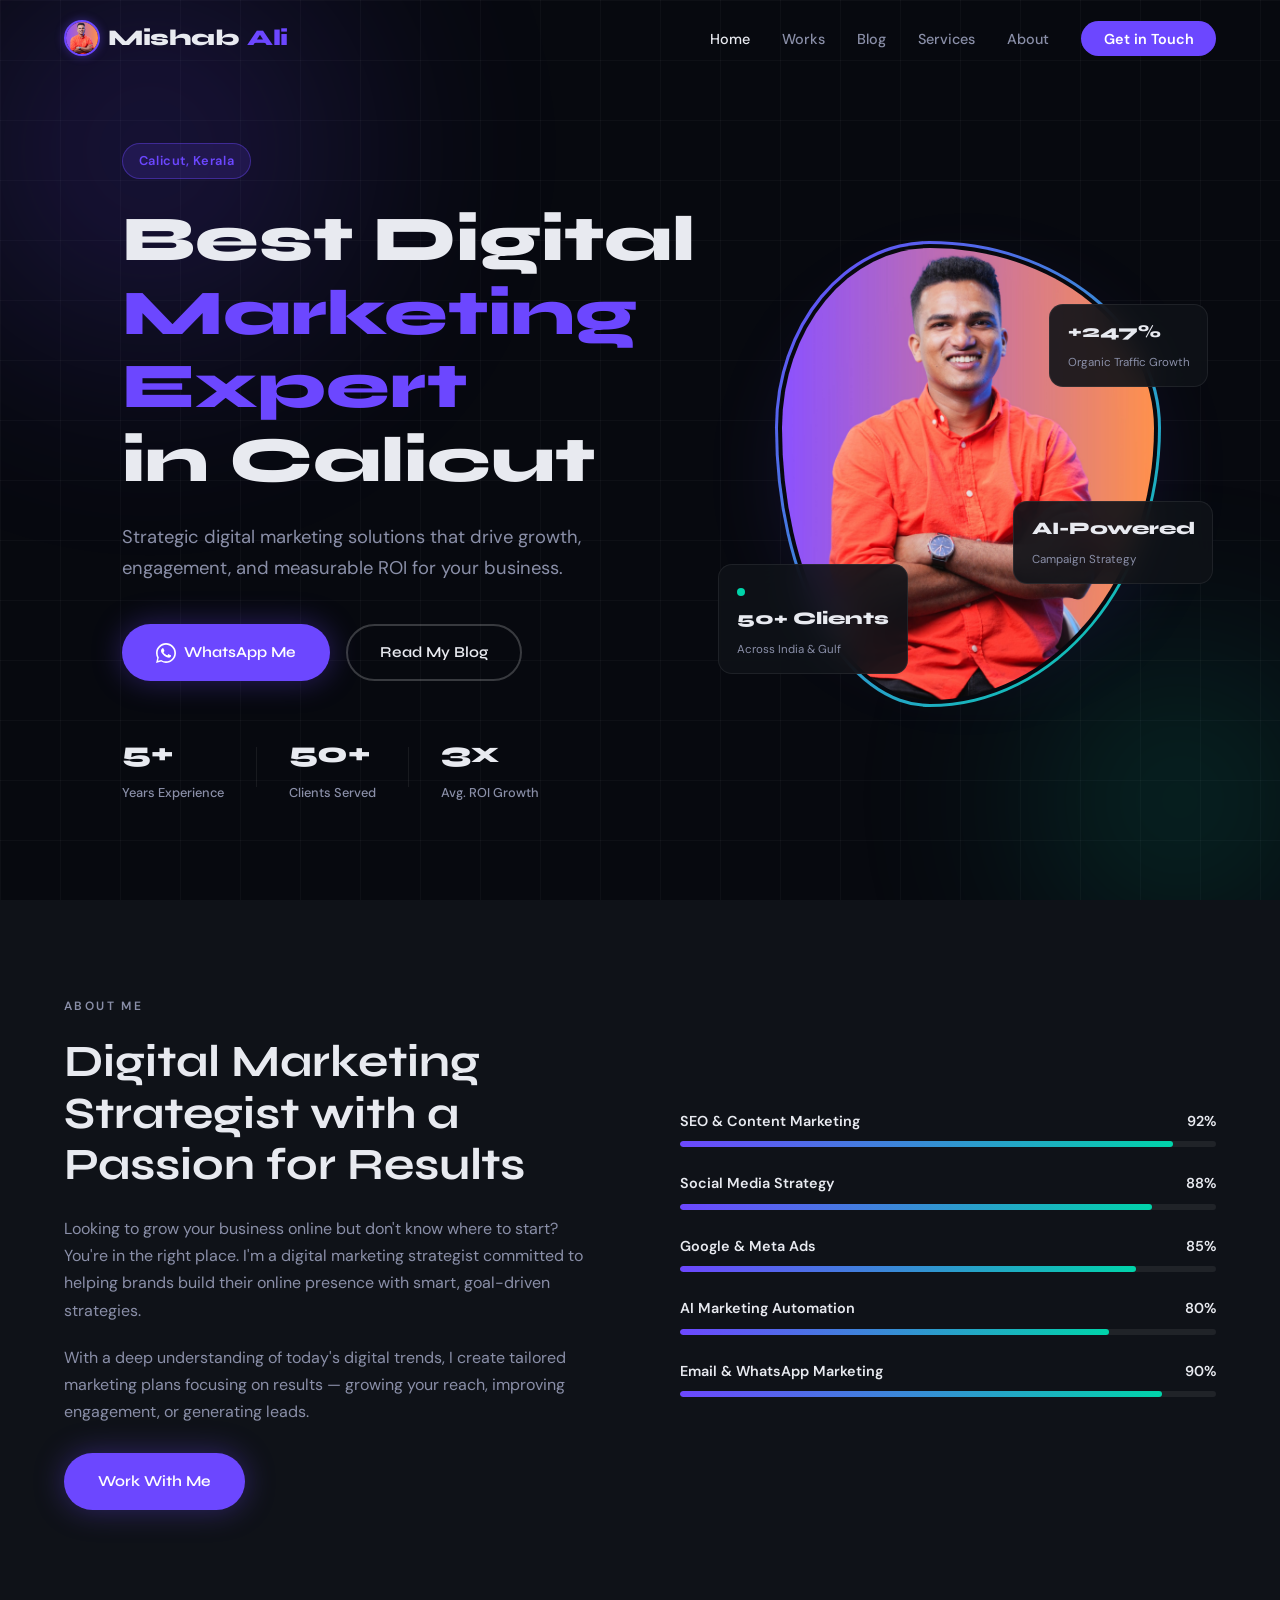
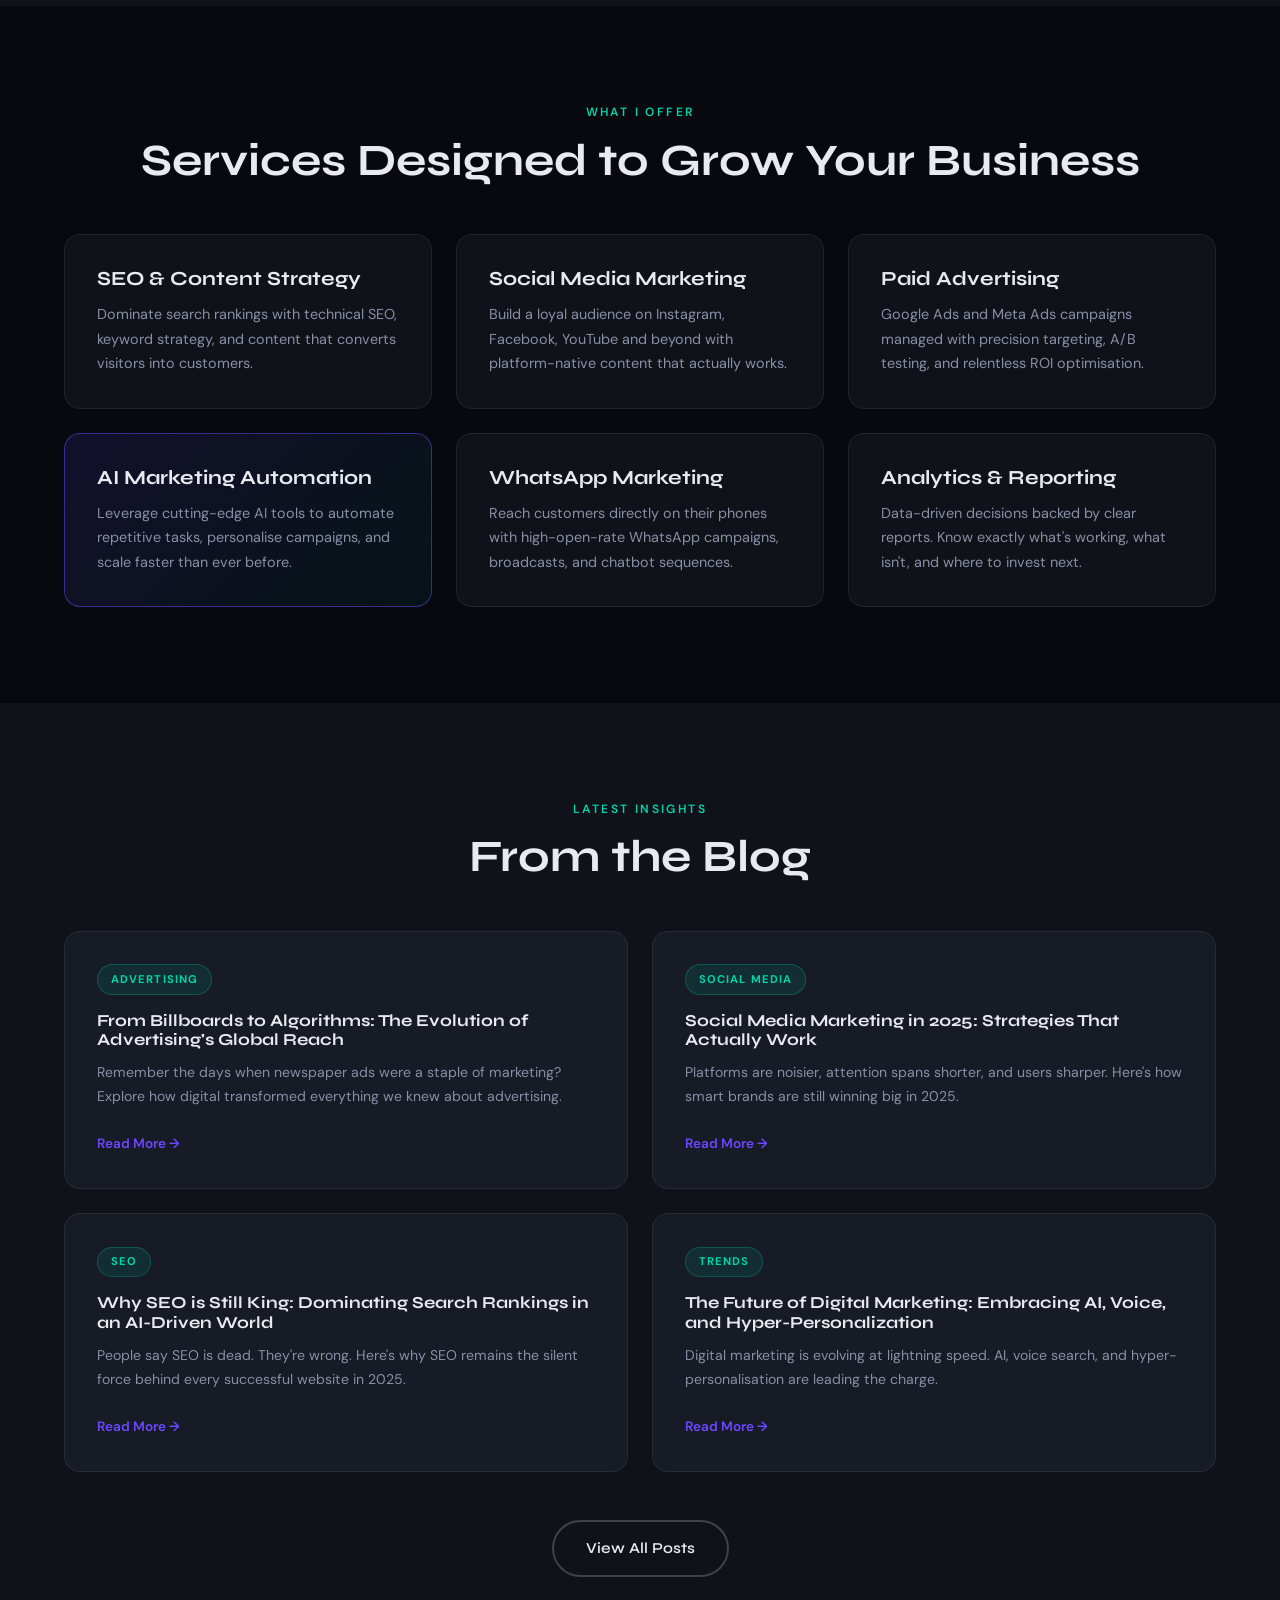
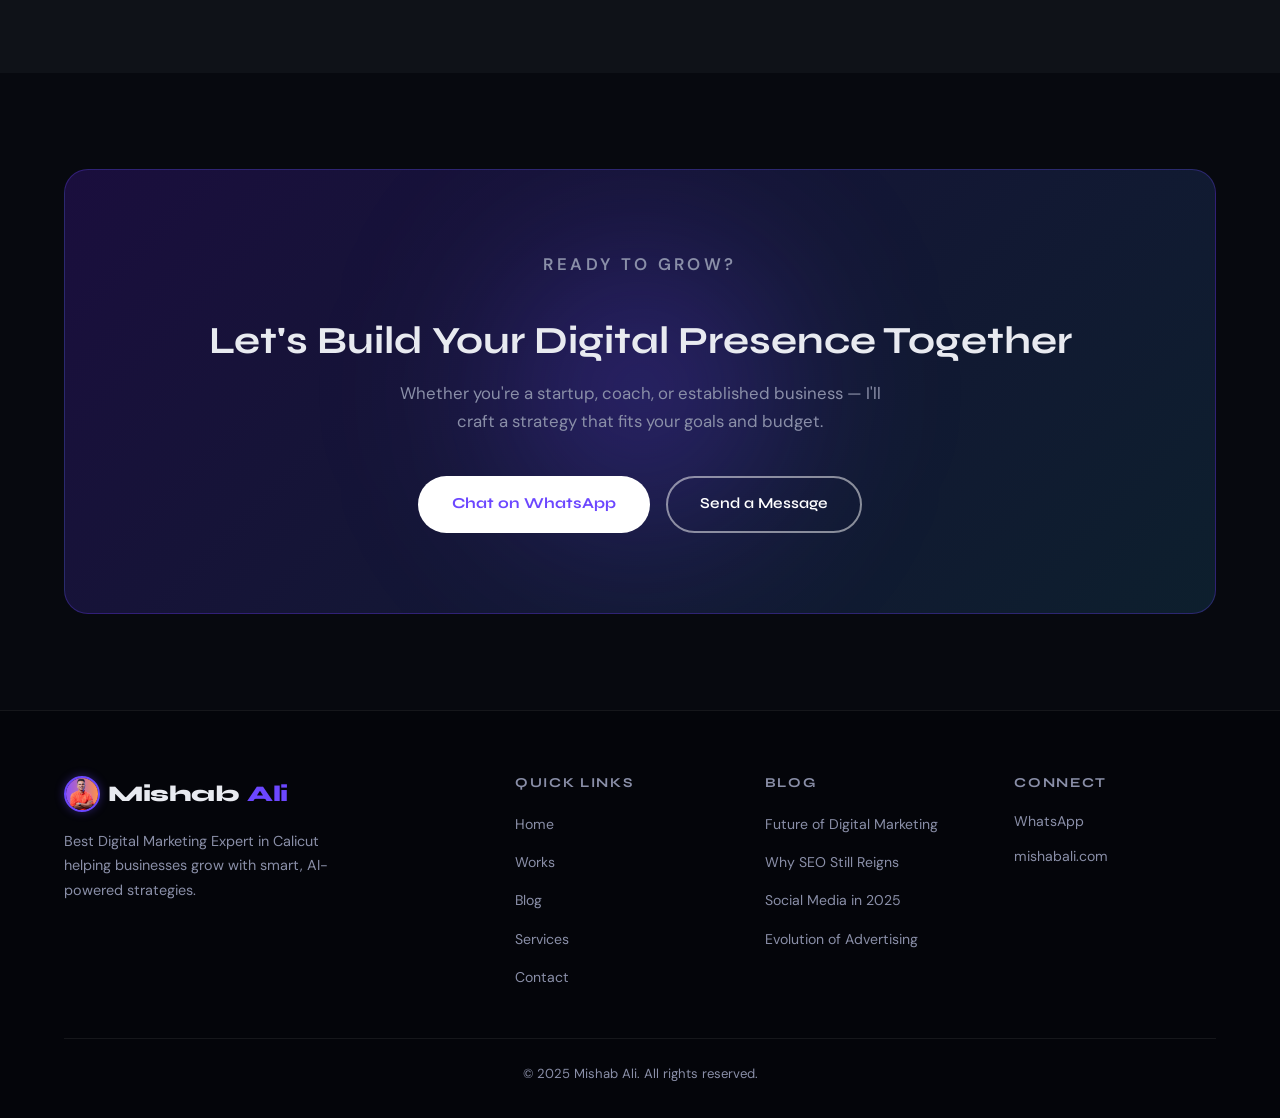
<file: index.html>
<!DOCTYPE html>
<html lang="en">

<head>
  <meta charset="UTF-8" />
  <meta name="viewport" content="width=device-width, initial-scale=1.0" />
  <meta name="description"
    content="Best Digital Marketing Expert in Calicut – Mishab Ali. Strategic digital marketing solutions that drive growth, engagement, and measurable ROI." />
  <meta name="keywords"
    content="digital marketing expert calicut, freelance digital marketing strategist calicut, SEO, social media marketing Kerala" />
  <meta property="og:title" content="Mishab Ali – Digital Marketing Expert in Calicut" />
  <meta property="og:description"
    content="Strategic digital marketing solutions that drive growth, engagement, and measurable ROI." />
  <meta property="og:type" content="website" />
  <title>Mishab Ali | Best Digital Marketing Expert in Calicut</title>
  <link rel="canonical" href="https://mishabali.com/" />
  <link rel="icon" type="image/png"
    href="assets/images/img_14edd912d1c576ac32ae36a9069dfe90.png" />
  <link rel="preconnect" href="https://fonts.googleapis.com" />
  <link
    href="https://fonts.googleapis.com/css2?family=Syne:wght@400;600;700;800&family=DM+Sans:ital,wght@0,300;0,400;0,500;1,300&display=swap"
    rel="stylesheet" />
  <style>
    :root {
      --clr-bg: #07090f;
      --clr-surface: #0f1218;
      --clr-surface2: #161b25;
      --clr-accent: #6c47ff;
      --clr-accent2: #00d4aa;
      --clr-text: #e8eaf0;
      --clr-muted: #8a8fa8;
      --clr-border: rgba(255, 255, 255, 0.07);
      --font-display: 'Syne', sans-serif;
      --font-body: 'DM Sans', sans-serif;
      --radius: 16px;
      --transition: 0.3s cubic-bezier(0.4, 0, 0.2, 1);
    }

    *,
    *::before,
    *::after {
      box-sizing: border-box;
      margin: 0;
      padding: 0;
    }

    html {
      scroll-behavior: smooth;
      font-size: 16px;
    }

    body {
      background: var(--clr-bg);
      color: var(--clr-text);
      font-family: var(--font-body);
      line-height: 1.7;
      overflow-x: hidden;
    }

    a {
      color: inherit;
      text-decoration: none;
    }

    img {
      max-width: 100%;
      display: block;
    }

    ul {
      list-style: none;
    }

    .container {
      width: 90%;
      max-width: 1200px;
      margin: 0 auto;
    }

    .section {
      padding: 6rem 0;
    }

    .center {
      text-align: center;
    }

    h1,
    h2,
    h3,
    h4 {
      font-family: var(--font-display);
      line-height: 1.15;
    }

    h1 {
      font-size: clamp(2.4rem, 5vw, 4.2rem);
      font-weight: 800;
    }

    h2 {
      font-size: clamp(1.8rem, 3.5vw, 2.8rem);
      font-weight: 700;
    }

    h3 {
      font-size: 1.25rem;
      font-weight: 700;
    }

    .section-label {
      font-size: 0.75rem;
      font-weight: 600;
      letter-spacing: 0.2em;
      text-transform: uppercase;
      color: var(--clr-accent2);
      margin-bottom: 0.75rem;
      display: block;
    }

    .section-title {
      margin-bottom: 3rem;
      color: var(--clr-text);
    }

    .accent {
      color: var(--clr-accent);
    }

    .btn {
      display: inline-flex;
      align-items: center;
      gap: 0.5rem;
      padding: 0.85rem 2rem;
      border-radius: 50px;
      font-family: var(--font-display);
      font-weight: 600;
      font-size: 0.95rem;
      cursor: pointer;
      transition: var(--transition);
      border: 2px solid transparent;
      white-space: nowrap;
    }

    .btn-primary {
      background: var(--clr-accent);
      color: #fff;
      box-shadow: 0 0 30px rgba(108, 71, 255, 0.35);
    }

    .btn-primary:hover {
      background: #7e5fff;
      box-shadow: 0 0 45px rgba(108, 71, 255, 0.55);
      transform: translateY(-2px);
    }

    .btn-outline {
      border-color: rgba(255, 255, 255, 0.2);
      color: var(--clr-text);
      background: transparent;
    }

    .btn-outline:hover {
      border-color: var(--clr-accent);
      color: var(--clr-accent);
      transform: translateY(-2px);
    }

    .btn-white {
      background: #fff;
      color: var(--clr-accent);
      font-weight: 700;
    }

    .btn-white:hover {
      background: #f0edff;
      transform: translateY(-2px);
    }

    .btn-outline-white {
      border-color: rgba(255, 255, 255, 0.5);
      color: #fff;
    }

    .btn-outline-white:hover {
      border-color: #fff;
      background: rgba(255, 255, 255, 0.1);
      transform: translateY(-2px);
    }

    /* NAVBAR */
    .navbar {
      position: fixed;
      top: 0;
      left: 0;
      right: 0;
      z-index: 1000;
      padding: 1.2rem 0;
      transition: var(--transition);
    }

    .navbar.scrolled {
      background: rgba(7, 9, 15, 0.92);
      backdrop-filter: blur(20px);
      padding: 0.8rem 0;
      border-bottom: 1px solid var(--clr-border);
    }

    .nav-inner {
      width: 90%;
      max-width: 1200px;
      margin: 0 auto;
      display: flex;
      align-items: center;
      justify-content: space-between;
    }

    .logo {
      font-family: var(--font-display);
      font-size: 1.4rem;
      font-weight: 800;
      letter-spacing: -0.02em;
      color: var(--clr-text);
      display: flex;
      align-items: center;
      gap: 0.5rem;
    }

    .logo span {
      color: var(--clr-accent);
    }

    .logo-avatar {
      width: 36px;
      height: 36px;
      border-radius: 50%;
      object-fit: cover;
      object-position: top center;
      border: 2px solid var(--clr-accent);
      box-shadow: 0 0 10px rgba(108, 71, 255, 0.4);
    }

    .nav-links {
      display: flex;
      align-items: center;
      gap: 2rem;
    }

    .nav-links a {
      font-weight: 500;
      font-size: 0.9rem;
      color: var(--clr-muted);
      transition: color var(--transition);
    }

    .nav-links a:hover,
    .nav-links a.active {
      color: var(--clr-text);
    }

    .nav-cta {
      background: var(--clr-accent);
      color: #fff !important;
      padding: 0.55rem 1.4rem;
      border-radius: 50px;
      font-weight: 600 !important;
      transition: background var(--transition), box-shadow var(--transition) !important;
    }

    .nav-cta:hover {
      background: #7e5fff !important;
      box-shadow: 0 0 20px rgba(108, 71, 255, 0.4);
    }

    .hamburger {
      display: none;
      flex-direction: column;
      gap: 5px;
      background: none;
      border: none;
      cursor: pointer;
      padding: 0.5rem;
    }

    .hamburger span {
      display: block;
      width: 24px;
      height: 2px;
      background: var(--clr-text);
      border-radius: 2px;
      transition: var(--transition);
    }

    /* HERO */
    .hero {
      min-height: 100vh;
      display: grid;
      grid-template-columns: 1fr auto;
      align-items: center;
      gap: 4rem;
      padding: 8rem 5% 5rem;
      position: relative;
      overflow: hidden;
      max-width: 1200px;
      margin: 0 auto;
    }

    .hero-bg {
      position: fixed;
      inset: 0;
      z-index: -1;
      pointer-events: none;
    }

    .blob {
      position: absolute;
      border-radius: 50%;
      filter: blur(100px);
      opacity: 0.25;
    }

    .blob-1 {
      width: 600px;
      height: 600px;
      background: radial-gradient(circle, var(--clr-accent), transparent 70%);
      top: -150px;
      left: -150px;
      animation: blobFloat 8s ease-in-out infinite alternate;
    }

    .blob-2 {
      width: 400px;
      height: 400px;
      background: radial-gradient(circle, var(--clr-accent2), transparent 70%);
      bottom: -100px;
      right: -100px;
      animation: blobFloat 10s ease-in-out infinite alternate-reverse;
    }

    @keyframes blobFloat {
      from {
        transform: translate(0, 0) scale(1);
      }

      to {
        transform: translate(30px, 40px) scale(1.1);
      }
    }

    .grid-overlay {
      position: fixed;
      inset: 0;
      z-index: -1;
      background-image:
        linear-gradient(rgba(255, 255, 255, 0.03) 1px, transparent 1px),
        linear-gradient(90deg, rgba(255, 255, 255, 0.03) 1px, transparent 1px);
      background-size: 60px 60px;
    }

    .hero-content {
      position: relative;
      z-index: 1;
      max-width: 620px;
    }

    .hero-badge {
      display: inline-block;
      background: rgba(108, 71, 255, 0.15);
      border: 1px solid rgba(108, 71, 255, 0.4);
      color: var(--clr-accent);
      padding: 0.4rem 1rem;
      border-radius: 50px;
      font-size: 0.8rem;
      font-weight: 600;
      margin-bottom: 1.5rem;
      letter-spacing: 0.05em;
      animation: fadeUp 0.6s ease both;
    }

    .hero-title {
      margin-bottom: 1.5rem;
      animation: fadeUp 0.6s 0.1s ease both;
    }

    .hero-sub {
      font-size: 1.15rem;
      color: var(--clr-muted);
      max-width: 500px;
      margin-bottom: 2.5rem;
      animation: fadeUp 0.6s 0.2s ease both;
    }

    .hero-actions {
      display: flex;
      gap: 1rem;
      flex-wrap: wrap;
      margin-bottom: 3rem;
      animation: fadeUp 0.6s 0.3s ease both;
    }

    .hero-stats {
      display: flex;
      align-items: center;
      gap: 2rem;
      animation: fadeUp 0.6s 0.4s ease both;
    }

    .stat {
      text-align: left;
    }

    .stat strong {
      display: block;
      font-family: var(--font-display);
      font-size: 1.8rem;
      font-weight: 800;
      color: var(--clr-text);
    }

    .stat span {
      font-size: 0.8rem;
      color: var(--clr-muted);
      font-weight: 500;
    }

    .stat-divider {
      width: 1px;
      height: 40px;
      background: var(--clr-border);
    }

    /* HERO PHOTO */
    .hero-photo-wrap {
      position: relative;
      z-index: 1;
      animation: fadeUp 0.8s 0.3s ease both;
      flex-shrink: 0;
    }

    .hero-photo-ring {
      position: relative;
      width: 380px;
      height: 460px;
    }

    .hero-photo-ring::before {
      content: '';
      position: absolute;
      inset: -3px;
      border-radius: 40% 60% 60% 40% / 40% 40% 60% 60%;
      background: linear-gradient(135deg, var(--clr-accent), var(--clr-accent2), var(--clr-accent));
      background-size: 200% 200%;
      animation: gradientShift 4s ease infinite, morphShape 8s ease-in-out infinite;
      z-index: 0;
    }

    @keyframes gradientShift {

      0%,
      100% {
        background-position: 0% 50%;
      }

      50% {
        background-position: 100% 50%;
      }
    }

    @keyframes morphShape {

      0%,
      100% {
        border-radius: 40% 60% 60% 40% / 40% 40% 60% 60%;
      }

      33% {
        border-radius: 60% 40% 40% 60% / 60% 60% 40% 40%;
      }

      66% {
        border-radius: 50% 50% 60% 40% / 40% 60% 50% 50%;
      }
    }

    .hero-photo {
      position: relative;
      z-index: 1;
      width: 100%;
      height: 100%;
      object-fit: cover;
      object-position: center top;
      border-radius: 40% 60% 60% 40% / 40% 40% 60% 60%;
      animation: morphShape 8s ease-in-out infinite;
      border: 4px solid transparent;
      background: var(--clr-bg);
    }

    .hero-photo-glow {
      position: absolute;
      inset: -20px;
      border-radius: 50%;
      background: radial-gradient(circle, rgba(108, 71, 255, 0.3), transparent 70%);
      filter: blur(30px);
      z-index: -1;
      animation: blobFloat 6s ease-in-out infinite alternate;
    }

    /* Floating stat cards around photo */
    .float-card {
      position: absolute;
      background: rgba(15, 18, 24, 0.9);
      backdrop-filter: blur(16px);
      border: 1px solid var(--clr-border);
      border-radius: 14px;
      padding: 0.75rem 1.1rem;
      z-index: 10;
      animation: floatCard 4s ease-in-out infinite alternate;
      white-space: nowrap;
    }

    .float-card.card-a {
      bottom: 30px;
      left: -60px;
      animation-delay: 0s;
    }

    .float-card.card-b {
      top: 60px;
      right: -50px;
      animation-delay: 1.5s;
    }

    .float-card.card-c {
      bottom: 120px;
      right: -55px;
      animation-delay: 0.8s;
    }

    @keyframes floatCard {
      from {
        transform: translateY(0px);
      }

      to {
        transform: translateY(-10px);
      }
    }

    .float-card strong {
      display: block;
      font-family: var(--font-display);
      font-size: 1.1rem;
      font-weight: 800;
      color: var(--clr-text);
    }

    .float-card span {
      font-size: 0.72rem;
      color: var(--clr-muted);
    }

    .float-card .dot {
      width: 8px;
      height: 8px;
      border-radius: 50%;
      background: var(--clr-accent2);
      display: inline-block;
      margin-right: 0.4rem;
      animation: pulse 2s infinite;
    }

    @keyframes pulse {

      0%,
      100% {
        opacity: 1;
        transform: scale(1);
      }

      50% {
        opacity: 0.5;
        transform: scale(1.4);
      }
    }

    /* ABOUT */
    .about {
      background: var(--clr-surface);
    }

    .about-grid {
      display: grid;
      grid-template-columns: 1fr 1fr;
      gap: 5rem;
      align-items: center;
    }

    .about-text h2 {
      margin-bottom: 1.5rem;
    }

    .about-text p {
      color: var(--clr-muted);
      margin-bottom: 1.25rem;
    }

    .about-text .btn {
      margin-top: 0.5rem;
    }

    .about-skills {
      display: flex;
      flex-direction: column;
      gap: 1.5rem;
    }

    .skill-label {
      display: flex;
      justify-content: space-between;
      font-size: 0.9rem;
      font-weight: 600;
      margin-bottom: 0.5rem;
      color: var(--clr-text);
    }

    .skill-bar {
      height: 6px;
      background: rgba(255, 255, 255, 0.07);
      border-radius: 50px;
      overflow: hidden;
    }

    .skill-fill {
      height: 100%;
      width: 0;
      background: linear-gradient(90deg, var(--clr-accent), var(--clr-accent2));
      border-radius: 50px;
      transition: width 1.5s cubic-bezier(0.4, 0, 0.2, 1);
    }

    .skill-fill.animated {
      width: var(--w);
    }

    /* SERVICES */
    .services {
      background: var(--clr-bg);
    }

    .services-grid {
      display: grid;
      grid-template-columns: repeat(3, 1fr);
      gap: 1.5rem;
    }

    .service-card {
      background: var(--clr-surface);
      border: 1px solid var(--clr-border);
      border-radius: var(--radius);
      padding: 2rem;
      transition: var(--transition);
    }

    .service-card:hover {
      border-color: rgba(108, 71, 255, 0.4);
      background: rgba(108, 71, 255, 0.06);
      transform: translateY(-4px);
      box-shadow: 0 20px 60px rgba(0, 0, 0, 0.3);
    }

    .service-card.featured {
      border-color: rgba(108, 71, 255, 0.5);
      background: linear-gradient(135deg, rgba(108, 71, 255, 0.12), rgba(0, 212, 170, 0.05));
    }

    .service-card h3 {
      margin-bottom: 0.75rem;
    }

    .service-card p {
      color: var(--clr-muted);
      font-size: 0.9rem;
    }

    /* BLOG */
    .blog-preview {
      background: var(--clr-surface);
    }

    .blog-grid {
      display: grid;
      grid-template-columns: repeat(2, 1fr);
      gap: 1.5rem;
    }

    .blog-card {
      background: var(--clr-surface2);
      border: 1px solid var(--clr-border);
      border-radius: var(--radius);
      padding: 2rem;
      transition: var(--transition);
    }

    .blog-card:hover {
      border-color: rgba(108, 71, 255, 0.4);
      transform: translateY(-4px);
      box-shadow: 0 20px 60px rgba(0, 0, 0, 0.25);
    }

    .blog-tag {
      display: inline-block;
      background: rgba(0, 212, 170, 0.1);
      color: var(--clr-accent2);
      border: 1px solid rgba(0, 212, 170, 0.25);
      font-size: 0.7rem;
      font-weight: 700;
      letter-spacing: 0.1em;
      text-transform: uppercase;
      padding: 0.3rem 0.8rem;
      border-radius: 50px;
      margin-bottom: 1rem;
    }

    .blog-card h3 {
      font-size: 1.05rem;
      margin-bottom: 0.75rem;
    }

    .blog-card h3 a:hover {
      color: var(--clr-accent);
    }

    .blog-card p {
      color: var(--clr-muted);
      font-size: 0.88rem;
      margin-bottom: 1.25rem;
    }

    .read-more {
      color: var(--clr-accent);
      font-size: 0.85rem;
      font-weight: 600;
      transition: gap var(--transition);
    }

    .read-more:hover {
      letter-spacing: 0.02em;
    }

    /* CTA */
    .cta-section {
      background: var(--clr-bg);
    }

    .cta-box {
      position: relative;
      overflow: hidden;
      background: linear-gradient(135deg, #1a0e3d 0%, #0d1f2d 100%);
      border: 1px solid rgba(108, 71, 255, 0.3);
      border-radius: 24px;
      padding: 5rem;
      text-align: center;
    }

    .cta-blob {
      position: absolute;
      width: 400px;
      height: 400px;
      background: radial-gradient(circle, rgba(108, 71, 255, 0.4), transparent 70%);
      top: 50%;
      left: 50%;
      transform: translate(-50%, -50%);
      filter: blur(80px);
      pointer-events: none;
    }

    .cta-box h2 {
      font-size: clamp(1.6rem, 3vw, 2.4rem);
      margin-bottom: 1rem;
      position: relative;
    }

    .cta-box p {
      color: var(--clr-muted);
      max-width: 500px;
      margin: 0 auto 2.5rem;
      position: relative;
      font-size: 1.05rem;
    }

    .cta-box .section-label {
      position: relative;
    }

    .cta-actions {
      display: flex;
      gap: 1rem;
      justify-content: center;
      flex-wrap: wrap;
      position: relative;
    }

    /* FOOTER */
    .footer {
      background: #04050a;
      border-top: 1px solid var(--clr-border);
      padding: 4rem 0 2rem;
    }

    .footer-grid {
      display: grid;
      grid-template-columns: 2fr 1fr 1fr 1fr;
      gap: 3rem;
      margin-bottom: 3rem;
    }

    .footer-brand p {
      color: var(--clr-muted);
      font-size: 0.9rem;
      margin-top: 1rem;
      max-width: 280px;
    }

    .footer-brand .logo {
      margin-bottom: 0.5rem;
    }

    .footer-links h4 {
      font-family: var(--font-display);
      font-size: 0.85rem;
      font-weight: 700;
      text-transform: uppercase;
      letter-spacing: 0.12em;
      color: var(--clr-muted);
      margin-bottom: 1.2rem;
    }

    .footer-links ul {
      display: flex;
      flex-direction: column;
      gap: 0.7rem;
    }

    .footer-links a {
      color: var(--clr-muted);
      font-size: 0.88rem;
      transition: color var(--transition);
    }

    .footer-links a:hover {
      color: var(--clr-accent);
    }

    .footer-contact h4 {
      font-family: var(--font-display);
      font-size: 0.85rem;
      font-weight: 700;
      text-transform: uppercase;
      letter-spacing: 0.12em;
      color: var(--clr-muted);
      margin-bottom: 1.2rem;
    }

    .social-link {
      display: block;
      color: var(--clr-muted);
      font-size: 0.88rem;
      margin-bottom: 0.7rem;
      transition: color var(--transition);
    }

    .social-link:hover {
      color: var(--clr-accent2);
    }

    .footer-bottom {
      border-top: 1px solid var(--clr-border);
      padding-top: 1.5rem;
      text-align: center;
      color: var(--clr-muted);
      font-size: 0.82rem;
    }

    /* ANIMATIONS */
    @keyframes fadeUp {
      from {
        opacity: 0;
        transform: translateY(24px);
      }

      to {
        opacity: 1;
        transform: translateY(0);
      }
    }

    .reveal {
      opacity: 0;
      transform: translateY(30px);
      transition: opacity 0.7s ease, transform 0.7s ease;
    }

    .reveal.visible {
      opacity: 1;
      transform: none;
    }

    /* RESPONSIVE */
    @media (max-width: 1100px) {
      .hero {
        grid-template-columns: 1fr;
        justify-items: center;
        text-align: center;
      }

      .hero-photo-wrap {
        display: none;
      }

      .hero-stats {
        justify-content: center;
      }

      .hero-actions {
        justify-content: center;
      }

      .services-grid {
        grid-template-columns: repeat(2, 1fr);
      }

      .footer-grid {
        grid-template-columns: 1fr 1fr;
      }
    }

    @media (max-width: 768px) {
      .nav-links {
        position: fixed;
        top: 0;
        right: -100%;
        width: 280px;
        height: 100vh;
        background: rgba(7, 9, 15, 0.98);
        backdrop-filter: blur(20px);
        flex-direction: column;
        justify-content: center;
        padding: 2rem;
        transition: right var(--transition);
        border-left: 1px solid var(--clr-border);
      }

      .nav-links.open {
        right: 0;
      }

      .hamburger {
        display: flex;
        z-index: 1001;
      }

      .hero {
        padding: 7rem 5% 4rem;
      }

      .hero-stats {
        gap: 1rem;
      }

      .about-grid {
        grid-template-columns: 1fr;
        gap: 3rem;
      }

      .services-grid {
        grid-template-columns: 1fr;
      }

      .blog-grid {
        grid-template-columns: 1fr;
      }

      .cta-box {
        padding: 3rem 1.5rem;
      }

      .footer-grid {
        grid-template-columns: 1fr 1fr;
      }
    }

    @media (max-width: 480px) {
      .footer-grid {
        grid-template-columns: 1fr;
      }

      .hero-actions {
        flex-direction: column;
      }
    }
  </style>
</head>

<body>

  <!-- NAV -->
  <nav class="navbar" id="navbar">
    <div class="nav-inner">
      <a href="index.html" class="logo">
        <img
          src="assets/images/img_14edd912d1c576ac32ae36a9069dfe90.png"
          alt="Mishab Ali" class="logo-avatar" />
        Mishab<span>Ali</span>
      </a>
      <ul class="nav-links" id="navLinks">
        <li><a href="index.html" class="active">Home</a></li>
        <li><a href="works.html">Works</a></li>
        <li><a href="blog/">Blog</a></li>
        <li><a href="#services">Services</a></li>
        <li><a href="#about">About</a></li>
        <li><a href="#contact" class="nav-cta">Get in Touch</a></li>
      </ul>
      <button class="hamburger" id="hamburger" aria-label="Toggle menu">
        <span></span><span></span><span></span>
      </button>
    </div>
  </nav>

  <!-- HERO -->
  <div class="hero-bg">
    <div class="blob blob-1"></div>
    <div class="blob blob-2"></div>
    <div class="grid-overlay"></div>
  </div>

  <section style="min-height:100vh; display:flex; align-items:center; padding: 8rem 5% 5rem;">
    <div
      style="width:90%; max-width:1200px; margin:0 auto; display:grid; grid-template-columns:1fr auto; gap:4rem; align-items:center;">

      <div class="hero-content">
        <div class="hero-badge">Calicut, Kerala</div>
        <h1 class="hero-title">
          Best Digital<br />
          <span class="accent">Marketing Expert</span><br />
          in Calicut
        </h1>
        <p class="hero-sub">
          Strategic digital marketing solutions that drive growth,
          engagement, and measurable ROI for your business.
        </p>
        <div class="hero-actions">
          <a href="https://wa.me/919747407450" class="btn btn-primary" target="_blank" rel="noopener">
            <svg width="20" height="20" fill="currentColor" viewBox="0 0 24 24">
              <path
                d="M17.472 14.382c-.297-.149-1.758-.867-2.03-.967-.273-.099-.471-.148-.67.15-.197.297-.767.966-.94 1.164-.173.199-.347.223-.644.075-.297-.15-1.255-.463-2.39-1.475-.883-.788-1.48-1.761-1.653-2.059-.173-.297-.018-.458.13-.606.134-.133.298-.347.446-.52.149-.174.198-.298.298-.497.099-.198.05-.371-.025-.52-.075-.149-.669-1.612-.916-2.207-.242-.579-.487-.5-.669-.51-.173-.008-.371-.01-.57-.01-.198 0-.52.074-.792.372-.272.297-1.04 1.016-1.04 2.479 0 1.462 1.065 2.875 1.213 3.074.149.198 2.096 3.2 5.077 4.487.709.306 1.262.489 1.694.625.712.227 1.36.195 1.871.118.571-.085 1.758-.719 2.006-1.413.248-.694.248-1.289.173-1.413-.074-.124-.272-.198-.57-.347z" />
              <path
                d="M12 0C5.373 0 0 5.373 0 12c0 2.125.555 4.122 1.529 5.855L.057 23.882l6.197-1.623A11.94 11.94 0 0012 24c6.627 0 12-5.373 12-12S18.627 0 12 0zm0 22c-1.937 0-3.746-.524-5.303-1.437l-.38-.225-3.938 1.032 1.05-3.83-.247-.393A9.96 9.96 0 012 12C2 6.477 6.477 2 12 2s10 4.477 10 10-4.477 10-10 10z" />
            </svg>
            WhatsApp Me
          </a>
          <a href="blog/index.html" class="btn btn-outline">Read My Blog</a>
        </div>
        <div class="hero-stats">
          <div class="stat"><strong>5+</strong><span>Years Experience</span></div>
          <div class="stat-divider"></div>
          <div class="stat"><strong>50+</strong><span>Clients Served</span></div>
          <div class="stat-divider"></div>
          <div class="stat"><strong>3x</strong><span>Avg. ROI Growth</span></div>
        </div>
      </div>

      <!-- HERO PHOTO -->
      <div class="hero-photo-wrap">
        <div class="hero-photo-ring">
          <div class="hero-photo-glow"></div>
          <img
            src="assets/images/img_14edd912d1c576ac32ae36a9069dfe90.png"
            alt="Mishab Ali – Digital Marketing Expert in Calicut" class="hero-photo" />
        </div>
        <div class="float-card card-a">
          <span class="dot"></span><strong>50+ Clients</strong>
          <span>Across India & Gulf</span>
        </div>
        <div class="float-card card-b">
          <strong>+247%</strong>
          <span>Organic Traffic Growth</span>
        </div>
        <div class="float-card card-c">
          <strong>AI-Powered</strong>
          <span>Campaign Strategy</span>
        </div>
      </div>

    </div>
  </section>

  <!-- ABOUT -->
  <section class="about section" id="about">
    <div class="container">
      <div class="about-grid">
        <div class="about-text reveal">
          <p class="section-label">About Me</p>
          <h2>Digital Marketing Strategist with a Passion for Results</h2>
          <p>Looking to grow your business online but don't know where to start? You're in the right place. I'm a
            digital marketing strategist committed to helping brands build their online presence with smart, goal-driven
            strategies.</p>
          <p>With a deep understanding of today's digital trends, I create tailored marketing plans focusing on results
            — growing your reach, improving engagement, or generating leads.</p>
          <a href="#contact" class="btn btn-primary">Work With Me</a>
        </div>
        <div class="about-skills reveal">
          <div class="skill-item">
            <div class="skill-label"><span>SEO & Content Marketing</span><span>92%</span></div>
            <div class="skill-bar">
              <div class="skill-fill" style="--w:92%"></div>
            </div>
          </div>
          <div class="skill-item">
            <div class="skill-label"><span>Social Media Strategy</span><span>88%</span></div>
            <div class="skill-bar">
              <div class="skill-fill" style="--w:88%"></div>
            </div>
          </div>
          <div class="skill-item">
            <div class="skill-label"><span>Google & Meta Ads</span><span>85%</span></div>
            <div class="skill-bar">
              <div class="skill-fill" style="--w:85%"></div>
            </div>
          </div>
          <div class="skill-item">
            <div class="skill-label"><span>AI Marketing Automation</span><span>80%</span></div>
            <div class="skill-bar">
              <div class="skill-fill" style="--w:80%"></div>
            </div>
          </div>
          <div class="skill-item">
            <div class="skill-label"><span>Email & WhatsApp Marketing</span><span>90%</span></div>
            <div class="skill-bar">
              <div class="skill-fill" style="--w:90%"></div>
            </div>
          </div>
        </div>
      </div>
    </div>
  </section>

  <!-- SERVICES -->
  <section class="services section" id="services">
    <div class="container">
      <p class="section-label center">What I Offer</p>
      <h2 class="section-title center">Services Designed to Grow Your Business</h2>
      <div class="services-grid">
        <div class="service-card reveal">
          <h3>SEO & Content Strategy</h3>
          <p>Dominate search rankings with technical SEO, keyword strategy, and content that converts visitors into
            customers.</p>
        </div>
        <div class="service-card reveal">
          <h3>Social Media Marketing</h3>
          <p>Build a loyal audience on Instagram, Facebook, YouTube and beyond with platform-native content that
            actually works.</p>
        </div>
        <div class="service-card reveal">
          <h3>Paid Advertising</h3>
          <p>Google Ads and Meta Ads campaigns managed with precision targeting, A/B testing, and relentless ROI
            optimisation.</p>
        </div>
        <div class="service-card featured reveal">
          <h3>AI Marketing Automation</h3>
          <p>Leverage cutting-edge AI tools to automate repetitive tasks, personalise campaigns, and scale faster than
            ever before.</p>
        </div>
        <div class="service-card reveal">
          <h3>WhatsApp Marketing</h3>
          <p>Reach customers directly on their phones with high-open-rate WhatsApp campaigns, broadcasts, and chatbot
            sequences.</p>
        </div>
        <div class="service-card reveal">
          <h3>Analytics & Reporting</h3>
          <p>Data-driven decisions backed by clear reports. Know exactly what's working, what isn't, and where to invest
            next.</p>
        </div>
      </div>
    </div>
  </section>

  <!-- BLOG PREVIEW -->
  <section class="blog-preview section" id="blog">
    <div class="container">
      <p class="section-label center">Latest Insights</p>
      <h2 class="section-title center">From the Blog</h2>
      <div class="blog-grid">
        <article class="blog-card reveal">
          <div class="blog-tag">Advertising</div>
          <h3><a href="blog/evolution-of-advertising.html">From Billboards to Algorithms: The Evolution of Advertising's
              Global Reach</a></h3>
          <p>Remember the days when newspaper ads were a staple of marketing? Explore how digital transformed everything
            we knew about advertising.</p>
          <a href="blog/evolution-of-advertising.html" class="read-more">Read More →</a>
        </article>
        <article class="blog-card reveal">
          <div class="blog-tag">Social Media</div>
          <h3><a href="blog/social-media-marketing.html">Social Media Marketing in 2025: Strategies That Actually
              Work</a></h3>
          <p>Platforms are noisier, attention spans shorter, and users sharper. Here's how smart brands are still
            winning big in 2025.</p>
          <a href="blog/social-media-marketing.html" class="read-more">Read More →</a>
        </article>
        <article class="blog-card reveal">
          <div class="blog-tag">SEO</div>
          <h3><a href="blog/why-seo-still-king.html">Why SEO is Still King: Dominating Search Rankings in an AI-Driven
              World</a></h3>
          <p>People say SEO is dead. They're wrong. Here's why SEO remains the silent force behind every successful
            website in 2025.</p>
          <a href="blog/why-seo-still-king.html" class="read-more">Read More →</a>
        </article>
        <article class="blog-card reveal">
          <div class="blog-tag">Trends</div>
          <h3><a href="blog/future-digital-marketing.html">The Future of Digital Marketing: Embracing AI, Voice, and
              Hyper-Personalization</a></h3>
          <p>Digital marketing is evolving at lightning speed. AI, voice search, and hyper-personalisation are leading
            the charge.</p>
          <a href="blog/future-digital-marketing.html" class="read-more">Read More →</a>
        </article>
      </div>
      <div class="center" style="margin-top:3rem">
        <a href="blog/index.html" class="btn btn-outline">View All Posts</a>
      </div>
    </div>
  </section>

  <!-- CTA -->
  <section class="cta-section section" id="contact">
    <div class="container">
      <div class="cta-box reveal">
        <div class="cta-blob"></div>
        <p class="section-label">Ready to Grow?</p>
        <h2>Let's Build Your Digital Presence Together</h2>
        <p>Whether you're a startup, coach, or established business — I'll craft a strategy that fits your goals and
          budget.</p>
        <div class="cta-actions">
          <a href="https://wa.me/919747407450" class="btn btn-white" target="_blank" rel="noopener">Chat on WhatsApp</a>
          <a href="#contact" class="btn btn-outline-white">Send a Message</a>
        </div>
      </div>
    </div>
  </section>

  <!-- FOOTER -->
  <footer class="footer">
    <div class="container">
      <div class="footer-grid">
        <div class="footer-brand">
          <a href="index.html" class="logo">
            <img
              src="assets/images/img_14edd912d1c576ac32ae36a9069dfe90.png"
              alt="Mishab Ali" class="logo-avatar" />
            Mishab<span>Ali</span>
          </a>
          <p>Best Digital Marketing Expert in Calicut helping businesses grow with smart, AI-powered strategies.</p>
        </div>
        <div class="footer-links">
          <h4>Quick Links</h4>
          <ul>
            <li><a href="index.html">Home</a></li>
            <li><a href="works.html">Works</a></li>
            <li><a href="blog/">Blog</a></li>
            <li><a href="#services">Services</a></li>
            <li><a href="#contact">Contact</a></li>
          </ul>
        </div>
        <div class="footer-links">
          <h4>Blog</h4>
          <ul>
            <li><a href="blog/future-digital-marketing.html">Future of Digital Marketing</a></li>
            <li><a href="blog/why-seo-still-king.html">Why SEO Still Reigns</a></li>
            <li><a href="blog/social-media-marketing.html">Social Media in 2025</a></li>
            <li><a href="blog/evolution-of-advertising.html">Evolution of Advertising</a></li>
          </ul>
        </div>
        <div class="footer-contact">
          <h4>Connect</h4>
          <a href="https://wa.me/919747407450" target="_blank" rel="noopener" class="social-link">WhatsApp</a>
          <a href="./index.html" target="_blank" rel="noopener" class="social-link">mishabali.com</a>
        </div>
      </div>
      <div class="footer-bottom">
        <p>&copy; 2025 Mishab Ali. All rights reserved.</p>
      </div>
    </div>
  </footer>

  <script>
    const navbar = document.getElementById('navbar');
    window.addEventListener('scroll', () => {
      navbar.classList.toggle('scrolled', window.scrollY > 50);
    }, { passive: true });

    const hamburger = document.getElementById('hamburger');
    const navLinks = document.getElementById('navLinks');
    if (hamburger && navLinks) {
      hamburger.addEventListener('click', () => {
        navLinks.classList.toggle('open');
      });
      navLinks.querySelectorAll('a').forEach(link => {
        link.addEventListener('click', () => navLinks.classList.remove('open'));
      });
    }

    const revealEls = document.querySelectorAll('.reveal');
    const observer = new IntersectionObserver((entries) => {
      entries.forEach((entry, i) => {
        if (entry.isIntersecting) {
          setTimeout(() => entry.target.classList.add('visible'), i * 80);
          observer.unobserve(entry.target);
        }
      });
    }, { threshold: 0.12 });
    revealEls.forEach(el => observer.observe(el));

    const skillFills = document.querySelectorAll('.skill-fill');
    const skillObserver = new IntersectionObserver((entries) => {
      entries.forEach(entry => {
        if (entry.isIntersecting) {
          entry.target.classList.add('animated');
          skillObserver.unobserve(entry.target);
        }
      });
    }, { threshold: 0.5 });
    skillFills.forEach(fill => skillObserver.observe(fill));
  </script>
</body>

</html>
</file>
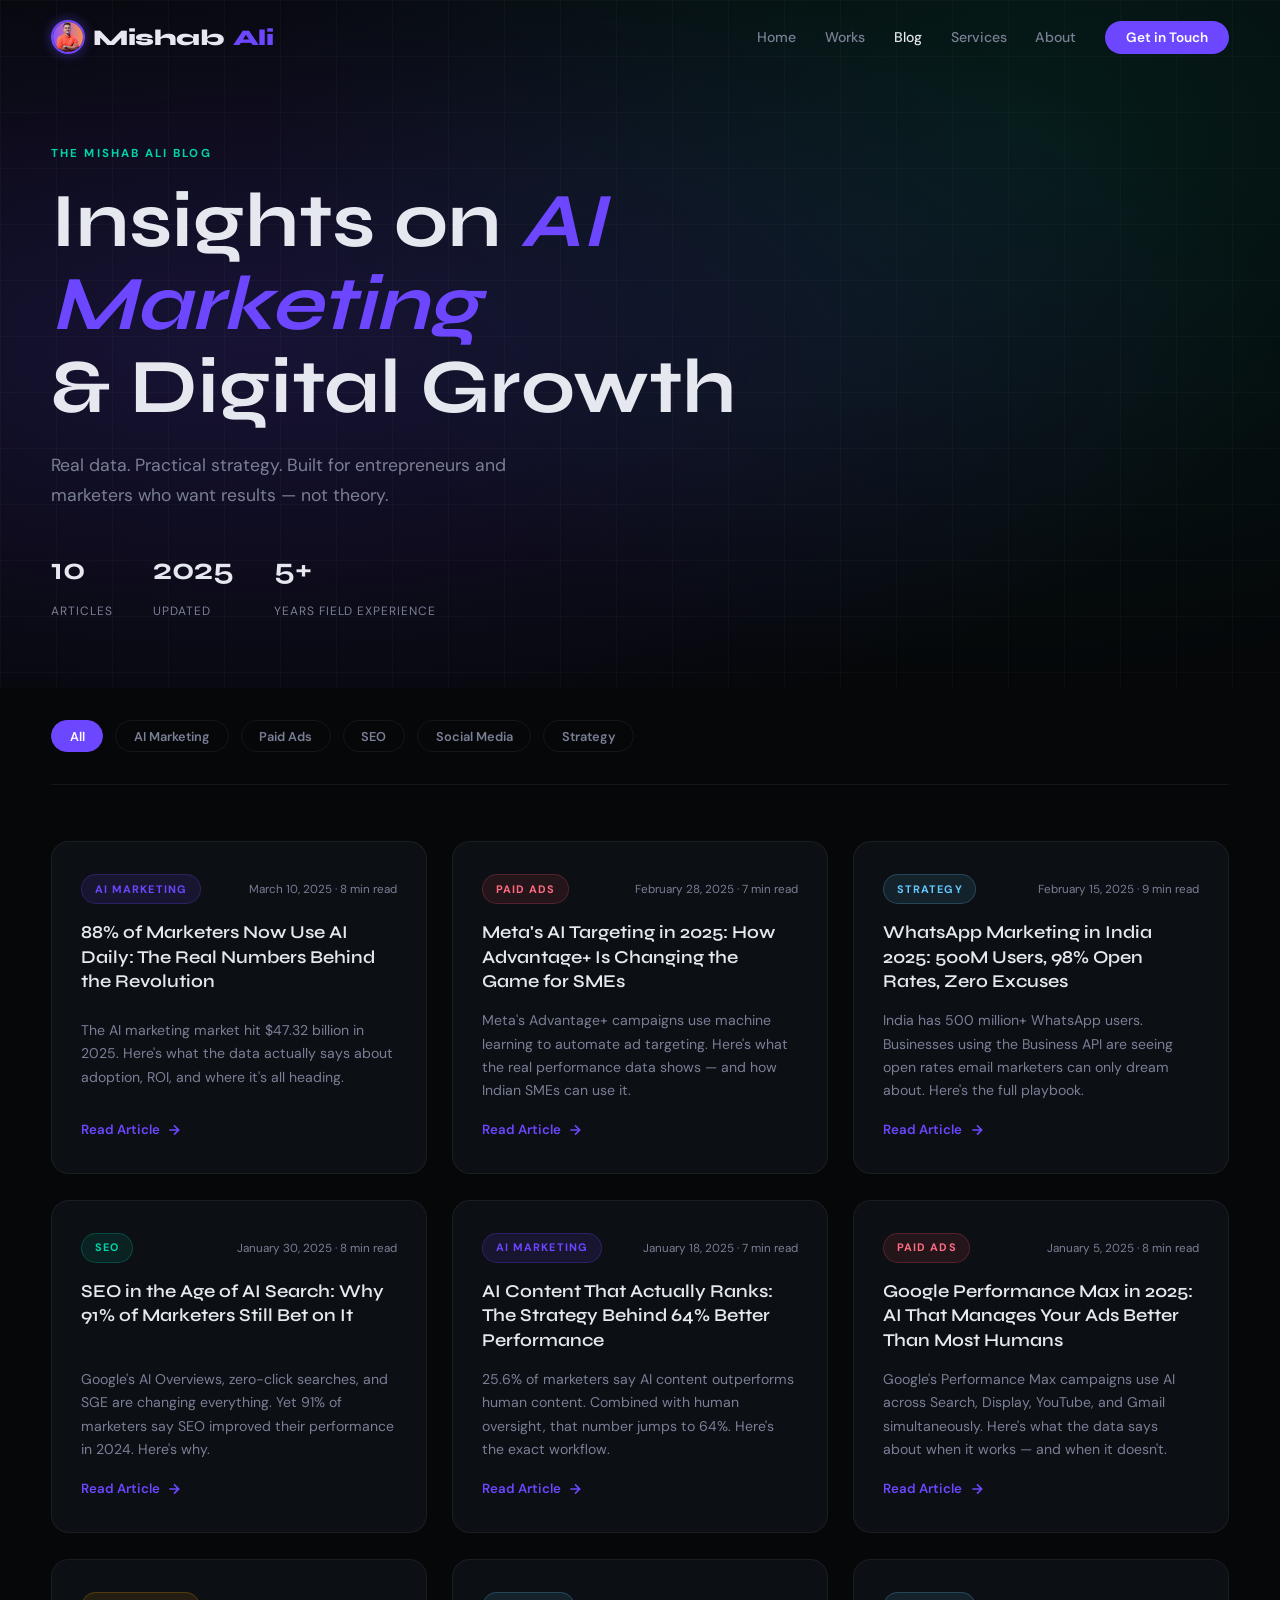
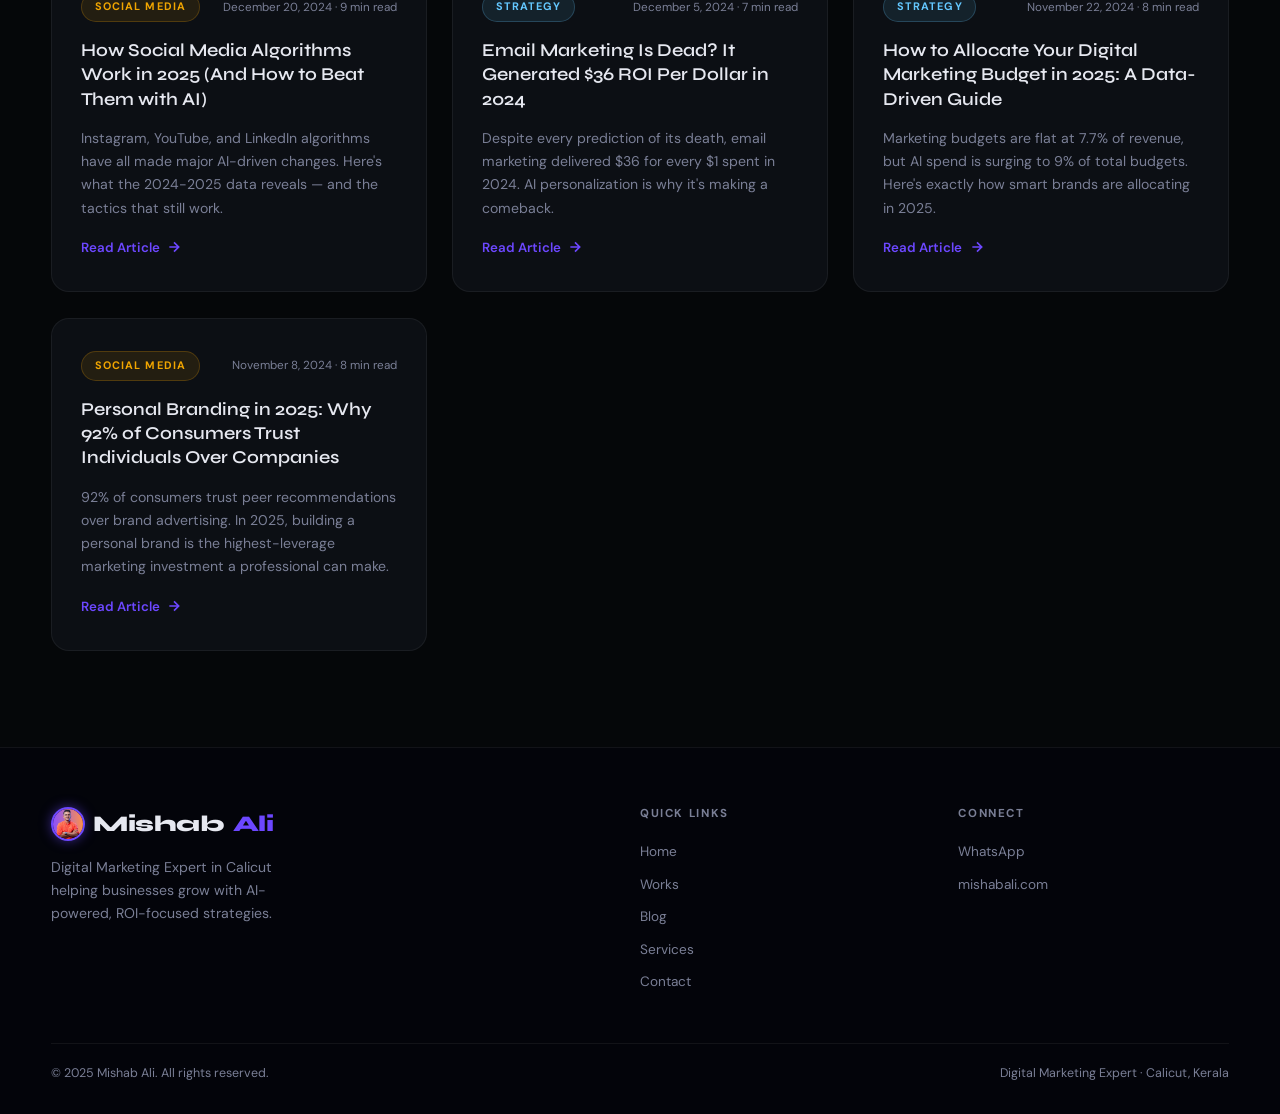
<file: blog/index.html>
<!DOCTYPE html>
<html lang="en">
<head>
<meta charset="UTF-8"/>
<meta name="viewport" content="width=device-width,initial-scale=1.0"/>
<meta name="description" content="Digital marketing insights, AI marketing strategies, and growth tactics from Mishab Ali — Digital Marketing Expert in Calicut, Kerala."/>
<meta name="keywords" content="digital marketing blog calicut, AI marketing blog kerala, digital marketing tips india"/>
<meta property="og:title" content="Blog – Mishab Ali | Digital Marketing Expert Calicut"/>
<meta property="og:description" content="AI marketing, SEO, Meta Ads, WhatsApp marketing insights backed by real data."/>
<title>Blog | Mishab Ali – Digital Marketing Expert in Calicut</title>
<link rel="icon" type="image/png" href="../assets/images/img_14edd912d1c576ac32ae36a9069dfe90.png"/>
<link rel="preconnect" href="https://fonts.googleapis.com"/>
<link href="https://fonts.googleapis.com/css2?family=Syne:wght@400;600;700;800&family=DM+Sans:ital,wght@0,300;0,400;0,500;1,300&display=swap" rel="stylesheet"/>

<style>
@import url('https://fonts.googleapis.com/css2?family=Syne:wght@400;600;700;800&family=DM+Sans:ital,wght@0,300;0,400;0,500;1,300&display=swap');

:root {
  --bg: #050709;
  --surface: #0c0f14;
  --surface2: #111520;
  --accent: #6c47ff;
  --accent2: #00d4aa;
  --gold: #f0a500;
  --text: #e6e8f0;
  --muted: #7a7f96;
  --border: rgba(255,255,255,0.06);
  --font-display: 'Syne', sans-serif;
  --font-body: 'DM Sans', sans-serif;
  --r: 14px;
  --t: 0.28s ease;
}

*,*::before,*::after{box-sizing:border-box;margin:0;padding:0}
html{scroll-behavior:smooth}
body{background:var(--bg);color:var(--text);font-family: var(--font-body);line-height:1.75;overflow-x:hidden}
a{color:inherit;text-decoration:none}
img{max-width:100%;display:block}
ul{list-style:none}

.container{width:92%;max-width:1180px;margin:0 auto}

/* NAV */
.navbar{
  position:fixed;top:0;left:0;right:0;z-index:999;
  padding:1.1rem 0;
  transition:var(--t);
}
.navbar.scrolled{
  background:rgba(5,7,9,0.94);
  backdrop-filter:blur(18px);
  border-bottom:1px solid var(--border);
  padding:0.7rem 0;
}
.nav-inner{
  width:92%;max-width:1180px;margin:0 auto;
  display:flex;align-items:center;justify-content:space-between;
}
.logo{
  font-family: var(--font-display);font-size:1.4rem;font-weight:800;
  color:var(--text);display:flex;align-items:center;gap:0.5rem;
  letter-spacing:-0.02em;
}
.logo span{color:var(--accent)}
.logo-av{
  width:34px;height:34px;border-radius:50%;
  object-fit:cover;object-position:top;
  border:2px solid var(--accent);
  box-shadow:0 0 12px rgba(108,71,255,0.5);
}
.nav-links{display:flex;align-items:center;gap:1.8rem}
.nav-links a{font-size:0.88rem;font-weight:500;color:var(--muted);transition:color var(--t)}
.nav-links a:hover,.nav-links a.active{color:var(--text)}
.nav-cta{
  background:var(--accent)!important;color:#fff!important;
  padding:0.5rem 1.3rem;border-radius:50px;
  font-weight:600!important;font-size:0.85rem!important;
}
.nav-cta:hover{background:#7e5fff!important}

.hamburger{display:none;flex-direction:column;gap:5px;background:none;border:none;cursor:pointer;padding:.5rem}
.hamburger span{display:block;width:22px;height:2px;background:var(--text);border-radius:2px;transition:var(--t)}

/* FOOTER */
.footer{background:#03040a;border-top:1px solid var(--border);padding:3.5rem 0 1.8rem}
.footer-inner{
  display:grid;grid-template-columns:2fr 1fr 1fr;gap:3rem;margin-bottom:2.5rem;
}
.footer-brand p{color:var(--muted);font-size:0.88rem;margin-top:.8rem;max-width:260px;line-height:1.65}
.footer-col h5{
  font-family: var(--font-body);font-size:0.72rem;font-weight:700;
  text-transform:uppercase;letter-spacing:0.14em;color:var(--muted);margin-bottom:1rem;
}
.footer-col a{display:block;color:var(--muted);font-size:0.85rem;margin-bottom:.55rem;transition:color var(--t)}
.footer-col a:hover{color:var(--accent2)}
.footer-bottom{
  border-top:1px solid var(--border);padding-top:1.2rem;
  display:flex;justify-content:space-between;align-items:center;
  color:var(--muted);font-size:0.78rem;flex-wrap:wrap;gap:.5rem;
}

/* UTILS */
.btn{
  display:inline-flex;align-items:center;gap:.45rem;
  padding:.8rem 1.8rem;border-radius:50px;
  font-family: var(--font-body);font-weight:600;font-size:.9rem;
  cursor:pointer;transition:var(--t);border:2px solid transparent;
}
.btn-accent{background:var(--accent);color:#fff;box-shadow:0 0 28px rgba(108,71,255,.3)}
.btn-accent:hover{background:#7e5fff;transform:translateY(-2px)}
.btn-ghost{border-color:rgba(255,255,255,.15);color:var(--text)}
.btn-ghost:hover{border-color:var(--accent);color:var(--accent);transform:translateY(-2px)}

.tag{
  display:inline-block;padding:.28rem .8rem;border-radius:50px;
  font-size:.68rem;font-weight:700;letter-spacing:.1em;text-transform:uppercase;
}
.tag-ai{background:rgba(108,71,255,.12);color:var(--accent);border:1px solid rgba(108,71,255,.25)}
.tag-seo{background:rgba(0,212,170,.1);color:var(--accent2);border:1px solid rgba(0,212,170,.22)}
.tag-social{background:rgba(240,165,0,.1);color:var(--gold);border:1px solid rgba(240,165,0,.22)}
.tag-ads{background:rgba(255,80,100,.1);color:#ff6b80;border:1px solid rgba(255,80,100,.22)}
.tag-strategy{background:rgba(100,200,255,.1);color:#64c8ff;border:1px solid rgba(100,200,255,.22)}

@keyframes fadeUp{from{opacity:0;transform:translateY(22px)}to{opacity:1;transform:none}}
.reveal{opacity:0;transform:translateY(28px);transition:opacity .65s ease,transform .65s ease}
.reveal.in{opacity:1;transform:none}

@media(max-width:768px){
  .nav-links{
    position:fixed;top:0;right:-100%;width:270px;height:100vh;
    background:rgba(5,7,9,.97);backdrop-filter:blur(20px);
    flex-direction:column;justify-content:center;padding:2rem;
    transition:right var(--t);border-left:1px solid var(--border);
  }
  .nav-links.open{right:0}
  .hamburger{display:flex;z-index:1001}
  .footer-inner{grid-template-columns:1fr 1fr}
}
@media(max-width:500px){.footer-inner{grid-template-columns:1fr}}
</style>

<style>
/* PAGE HERO */
.page-hero {
  min-height: 52vh;
  display: flex; align-items: flex-end;
  padding: 9rem 0 4rem;
  position: relative; overflow: hidden;
}
.hero-noise {
  position: absolute; inset: 0; z-index: 0;
  background:
    radial-gradient(ellipse 80% 60% at 20% 50%, rgba(108,71,255,0.18), transparent),
    radial-gradient(ellipse 60% 80% at 80% 20%, rgba(0,212,170,0.1), transparent);
  pointer-events: none;
}
.hero-grid {
  position: absolute; inset: 0; z-index: 0;
  background-image:
    linear-gradient(rgba(255,255,255,0.025) 1px, transparent 1px),
    linear-gradient(90deg, rgba(255,255,255,0.025) 1px, transparent 1px);
  background-size: 56px 56px;
}
.page-hero .container { position: relative; z-index: 1; }
.hero-eyebrow {
  font-size: .72rem; font-weight: 700; letter-spacing: .18em;
  text-transform: uppercase; color: var(--accent2); margin-bottom: 1rem; display: block;
}
.page-hero h1 {
  font-family: var(--font-display); font-size: clamp(2.6rem, 6vw, 5rem);
  font-weight: 700; line-height: 1.08; margin-bottom: 1.4rem;
  max-width: 700px;
}
.page-hero h1 em { font-style: italic; color: var(--accent); }
.hero-sub {
  font-size: 1.1rem; color: var(--muted); max-width: 540px; line-height: 1.7; margin-bottom: 2rem;
}
.hero-stats {
  display: flex; gap: 2.5rem; flex-wrap: wrap;
}
.hs { text-align: left; }
.hs strong { display: block; font-family: var(--font-display); font-size: 1.9rem; font-weight: 700; color: var(--text); }
.hs span { font-size: .75rem; color: var(--muted); text-transform: uppercase; letter-spacing: .08em; }

/* FILTER BAR */
.filter-bar {
  padding: 2rem 0;
  border-bottom: 1px solid var(--border);
  display: flex; align-items: center; gap: .75rem; flex-wrap: wrap;
}
.filter-btn {
  padding: .4rem 1.1rem; border-radius: 50px; font-size: .8rem; font-weight: 600;
  cursor: pointer; border: 1px solid var(--border); background: transparent;
  color: var(--muted); transition: var(--t); font-family: var(--font-body);
}
.filter-btn.active, .filter-btn:hover {
  background: var(--accent); border-color: var(--accent); color: #fff;
}

/* GRID */
.blog-section { padding: 3.5rem 0 6rem; }
.grid {
  display: grid; grid-template-columns: repeat(3, 1fr); gap: 1.6rem;
}

/* CARD */
.blog-card {
  background: var(--surface); border: 1px solid var(--border);
  border-radius: 18px; padding: 2rem 1.8rem;
  display: flex; flex-direction: column; gap: 1rem;
  transition: var(--t); position: relative; overflow: hidden;
}
.blog-card::after {
  content:''; position:absolute; inset:0; border-radius:18px;
  background: linear-gradient(135deg, rgba(108,71,255,.06), transparent);
  opacity: 0; transition: opacity var(--t);
  pointer-events: none;
}
.blog-card:hover { border-color: rgba(108,71,255,.35); transform: translateY(-5px); box-shadow: 0 24px 60px rgba(0,0,0,.35); }
.blog-card:hover::after { opacity:1; }
.card-top { display: flex; align-items: center; justify-content: space-between; flex-wrap: wrap; gap: .5rem; }
.card-meta { font-size: .73rem; color: var(--muted); }
.card-title { font-family: var(--font-display); font-size: 1.13rem; font-weight: 600; line-height: 1.35; flex: 1; }
.card-title a { transition: color var(--t); }
.card-title a:hover { color: var(--accent); }
.card-desc { color: var(--muted); font-size: .88rem; line-height: 1.65; flex: 1; }
.read-link {
  display: inline-flex; align-items: center; gap: .4rem;
  font-size: .83rem; font-weight: 600; color: var(--accent);
  transition: gap var(--t);
}
.read-link:hover { gap: .7rem; }

/* RESPONSIVE */
@media(max-width:900px) { .grid { grid-template-columns: repeat(2,1fr); } }
@media(max-width:580px) { .grid { grid-template-columns: 1fr; } .hero-stats { gap: 1.5rem; } }
</style>
</head>
<body>

<nav class="navbar" id="navbar">
  <div class="nav-inner">
    <a href="../index.html" class="logo">
      <img src="../assets/images/img_14edd912d1c576ac32ae36a9069dfe90.png" class="logo-av" alt="Mishab Ali"/>
      Mishab<span>Ali</span>
    </a>
    <ul class="nav-links" id="navLinks">
      <li><a href="../index.html">Home</a></li>
      <li><a href="../works.html">Works</a></li>
      <li><a href="index.html" class="active">Blog</a></li>
      <li><a href="../index.html#services">Services</a></li>
      <li><a href="../index.html#about">About</a></li>
      <li><a href="../index.html#contact" class="nav-cta">Get in Touch</a></li>
    </ul>
    <button class="hamburger" id="hamburger" aria-label="Menu">
      <span></span><span></span><span></span>
    </button>
  </div>
</nav>


<section class="page-hero">
  <div class="hero-noise"></div>
  <div class="hero-grid"></div>
  <div class="container">
    <span class="hero-eyebrow">The Mishab Ali Blog</span>
    <h1>Insights on <em>AI Marketing</em><br/>& Digital Growth</h1>
    <p class="hero-sub">Real data. Practical strategy. Built for entrepreneurs and marketers who want results — not theory.</p>
    <div class="hero-stats">
      <div class="hs"><strong>10</strong><span>Articles</span></div>
      <div class="hs"><strong>2025</strong><span>Updated</span></div>
      <div class="hs"><strong>5+</strong><span>Years Field Experience</span></div>
    </div>
  </div>
</section>

<div class="container">
  <div class="filter-bar">
    <button class="filter-btn active">All</button>
    <button class="filter-btn">AI Marketing</button>
    <button class="filter-btn">Paid Ads</button>
    <button class="filter-btn">SEO</button>
    <button class="filter-btn">Social Media</button>
    <button class="filter-btn">Strategy</button>
  </div>
</div>

<section class="blog-section">
  <div class="container">
    <div class="grid">
      
<article class="blog-card reveal" style="animation-delay:0.0s">
  <div class="card-top">
    <span class="tag tag-ai">AI Marketing</span>
    <span class="card-meta">March 10, 2025 · 8 min read</span>
  </div>
  <h2 class="card-title"><a href="ai-marketing-statistics-2025.html">88% of Marketers Now Use AI Daily: The Real Numbers Behind the Revolution</a></h2>
  <p class="card-desc">The AI marketing market hit $47.32 billion in 2025. Here's what the data actually says about adoption, ROI, and where it's all heading.</p>
  <a href="ai-marketing-statistics-2025.html" class="read-link">
    Read Article
    <svg width="16" height="16" viewBox="0 0 24 24" fill="none" stroke="currentColor" stroke-width="2.5"><path d="M5 12h14M12 5l7 7-7 7"/></svg>
  </a>
</article>

<article class="blog-card reveal" style="animation-delay:0.07s">
  <div class="card-top">
    <span class="tag tag-ads">Paid Ads</span>
    <span class="card-meta">February 28, 2025 · 7 min read</span>
  </div>
  <h2 class="card-title"><a href="meta-ads-ai-targeting-2025.html">Meta's AI Targeting in 2025: How Advantage+ Is Changing the Game for SMEs</a></h2>
  <p class="card-desc">Meta's Advantage+ campaigns use machine learning to automate ad targeting. Here's what the real performance data shows — and how Indian SMEs can use it.</p>
  <a href="meta-ads-ai-targeting-2025.html" class="read-link">
    Read Article
    <svg width="16" height="16" viewBox="0 0 24 24" fill="none" stroke="currentColor" stroke-width="2.5"><path d="M5 12h14M12 5l7 7-7 7"/></svg>
  </a>
</article>

<article class="blog-card reveal" style="animation-delay:0.14s">
  <div class="card-top">
    <span class="tag tag-strategy">Strategy</span>
    <span class="card-meta">February 15, 2025 · 9 min read</span>
  </div>
  <h2 class="card-title"><a href="whatsapp-marketing-automation-india.html">WhatsApp Marketing in India 2025: 500M Users, 98% Open Rates, Zero Excuses</a></h2>
  <p class="card-desc">India has 500 million+ WhatsApp users. Businesses using the Business API are seeing open rates email marketers can only dream about. Here's the full playbook.</p>
  <a href="whatsapp-marketing-automation-india.html" class="read-link">
    Read Article
    <svg width="16" height="16" viewBox="0 0 24 24" fill="none" stroke="currentColor" stroke-width="2.5"><path d="M5 12h14M12 5l7 7-7 7"/></svg>
  </a>
</article>

<article class="blog-card reveal" style="animation-delay:0.21000000000000002s">
  <div class="card-top">
    <span class="tag tag-seo">SEO</span>
    <span class="card-meta">January 30, 2025 · 8 min read</span>
  </div>
  <h2 class="card-title"><a href="seo-ai-search-2025.html">SEO in the Age of AI Search: Why 91% of Marketers Still Bet on It</a></h2>
  <p class="card-desc">Google's AI Overviews, zero-click searches, and SGE are changing everything. Yet 91% of marketers say SEO improved their performance in 2024. Here's why.</p>
  <a href="seo-ai-search-2025.html" class="read-link">
    Read Article
    <svg width="16" height="16" viewBox="0 0 24 24" fill="none" stroke="currentColor" stroke-width="2.5"><path d="M5 12h14M12 5l7 7-7 7"/></svg>
  </a>
</article>

<article class="blog-card reveal" style="animation-delay:0.28s">
  <div class="card-top">
    <span class="tag tag-ai">AI Marketing</span>
    <span class="card-meta">January 18, 2025 · 7 min read</span>
  </div>
  <h2 class="card-title"><a href="ai-content-marketing-strategy.html">AI Content That Actually Ranks: The Strategy Behind 64% Better Performance</a></h2>
  <p class="card-desc">25.6% of marketers say AI content outperforms human content. Combined with human oversight, that number jumps to 64%. Here's the exact workflow.</p>
  <a href="ai-content-marketing-strategy.html" class="read-link">
    Read Article
    <svg width="16" height="16" viewBox="0 0 24 24" fill="none" stroke="currentColor" stroke-width="2.5"><path d="M5 12h14M12 5l7 7-7 7"/></svg>
  </a>
</article>

<article class="blog-card reveal" style="animation-delay:0.35000000000000003s">
  <div class="card-top">
    <span class="tag tag-ads">Paid Ads</span>
    <span class="card-meta">January 5, 2025 · 8 min read</span>
  </div>
  <h2 class="card-title"><a href="google-ads-ai-pmax-campaigns.html">Google Performance Max in 2025: AI That Manages Your Ads Better Than Most Humans</a></h2>
  <p class="card-desc">Google's Performance Max campaigns use AI across Search, Display, YouTube, and Gmail simultaneously. Here's what the data says about when it works — and when it doesn't.</p>
  <a href="google-ads-ai-pmax-campaigns.html" class="read-link">
    Read Article
    <svg width="16" height="16" viewBox="0 0 24 24" fill="none" stroke="currentColor" stroke-width="2.5"><path d="M5 12h14M12 5l7 7-7 7"/></svg>
  </a>
</article>

<article class="blog-card reveal" style="animation-delay:0.42000000000000004s">
  <div class="card-top">
    <span class="tag tag-social">Social Media</span>
    <span class="card-meta">December 20, 2024 · 9 min read</span>
  </div>
  <h2 class="card-title"><a href="social-media-algorithm-2025.html">How Social Media Algorithms Work in 2025 (And How to Beat Them with AI)</a></h2>
  <p class="card-desc">Instagram, YouTube, and LinkedIn algorithms have all made major AI-driven changes. Here's what the 2024-2025 data reveals — and the tactics that still work.</p>
  <a href="social-media-algorithm-2025.html" class="read-link">
    Read Article
    <svg width="16" height="16" viewBox="0 0 24 24" fill="none" stroke="currentColor" stroke-width="2.5"><path d="M5 12h14M12 5l7 7-7 7"/></svg>
  </a>
</article>

<article class="blog-card reveal" style="animation-delay:0.49000000000000005s">
  <div class="card-top">
    <span class="tag tag-strategy">Strategy</span>
    <span class="card-meta">December 5, 2024 · 7 min read</span>
  </div>
  <h2 class="card-title"><a href="email-marketing-ai-personalization.html">Email Marketing Is Dead? It Generated $36 ROI Per Dollar in 2024</a></h2>
  <p class="card-desc">Despite every prediction of its death, email marketing delivered $36 for every $1 spent in 2024. AI personalization is why it's making a comeback.</p>
  <a href="email-marketing-ai-personalization.html" class="read-link">
    Read Article
    <svg width="16" height="16" viewBox="0 0 24 24" fill="none" stroke="currentColor" stroke-width="2.5"><path d="M5 12h14M12 5l7 7-7 7"/></svg>
  </a>
</article>

<article class="blog-card reveal" style="animation-delay:0.56s">
  <div class="card-top">
    <span class="tag tag-strategy">Strategy</span>
    <span class="card-meta">November 22, 2024 · 8 min read</span>
  </div>
  <h2 class="card-title"><a href="digital-marketing-budget-allocation-2025.html">How to Allocate Your Digital Marketing Budget in 2025: A Data-Driven Guide</a></h2>
  <p class="card-desc">Marketing budgets are flat at 7.7% of revenue, but AI spend is surging to 9% of total budgets. Here's exactly how smart brands are allocating in 2025.</p>
  <a href="digital-marketing-budget-allocation-2025.html" class="read-link">
    Read Article
    <svg width="16" height="16" viewBox="0 0 24 24" fill="none" stroke="currentColor" stroke-width="2.5"><path d="M5 12h14M12 5l7 7-7 7"/></svg>
  </a>
</article>

<article class="blog-card reveal" style="animation-delay:0.6300000000000001s">
  <div class="card-top">
    <span class="tag tag-social">Social Media</span>
    <span class="card-meta">November 8, 2024 · 8 min read</span>
  </div>
  <h2 class="card-title"><a href="personal-branding-digital-age.html">Personal Branding in 2025: Why 92% of Consumers Trust Individuals Over Companies</a></h2>
  <p class="card-desc">92% of consumers trust peer recommendations over brand advertising. In 2025, building a personal brand is the highest-leverage marketing investment a professional can make.</p>
  <a href="personal-branding-digital-age.html" class="read-link">
    Read Article
    <svg width="16" height="16" viewBox="0 0 24 24" fill="none" stroke="currentColor" stroke-width="2.5"><path d="M5 12h14M12 5l7 7-7 7"/></svg>
  </a>
</article>

    </div>
  </div>
</section>

<footer class="footer">
  <div class="container">
    <div class="footer-inner">
      <div class="footer-brand">
        <a href="../index.html" class="logo">
          <img src="../assets/images/img_14edd912d1c576ac32ae36a9069dfe90.png" class="logo-av" alt="Mishab Ali"/>
          Mishab<span>Ali</span>
        </a>
        <p>Digital Marketing Expert in Calicut helping businesses grow with AI-powered, ROI-focused strategies.</p>
      </div>
      <div class="footer-col">
        <h5>Quick Links</h5>
        <a href="../index.html">Home</a>
        <a href="../works.html">Works</a>
        <a href="./index.html">Blog</a>
        <a href="../index.html#services">Services</a>
        <a href="../index.html#contact">Contact</a>
      </div>
      <div class="footer-col">
        <h5>Connect</h5>
        <a href="https://wa.me/919747407450" target="_blank">WhatsApp</a>
        <a href="../index.html" target="_blank">mishabali.com</a>
      </div>
    </div>
    <div class="footer-bottom">
      <span>© 2025 Mishab Ali. All rights reserved.</span>
      <span>Digital Marketing Expert · Calicut, Kerala</span>
    </div>
  </div>
</footer>

<script>
const nb=document.getElementById('navbar');
window.addEventListener('scroll',()=>nb.classList.toggle('scrolled',scrollY>50),{passive:true});
const hb=document.getElementById('hamburger'),nl=document.getElementById('navLinks');
if(hb&&nl){hb.addEventListener('click',()=>nl.classList.toggle('open'));nl.querySelectorAll('a').forEach(a=>a.addEventListener('click',()=>nl.classList.remove('open')));}
document.querySelectorAll('.reveal').forEach(el=>{new IntersectionObserver(([e])=>{if(e.isIntersecting)el.classList.add('in');},{threshold:.1}).observe(el);});
// Filter buttons
document.querySelectorAll('.filter-btn').forEach(btn=>{
  btn.addEventListener('click',()=>{
    document.querySelectorAll('.filter-btn').forEach(b=>b.classList.remove('active'));
    btn.classList.add('active');
  });
});
</script>
</body>
</html>
</file>
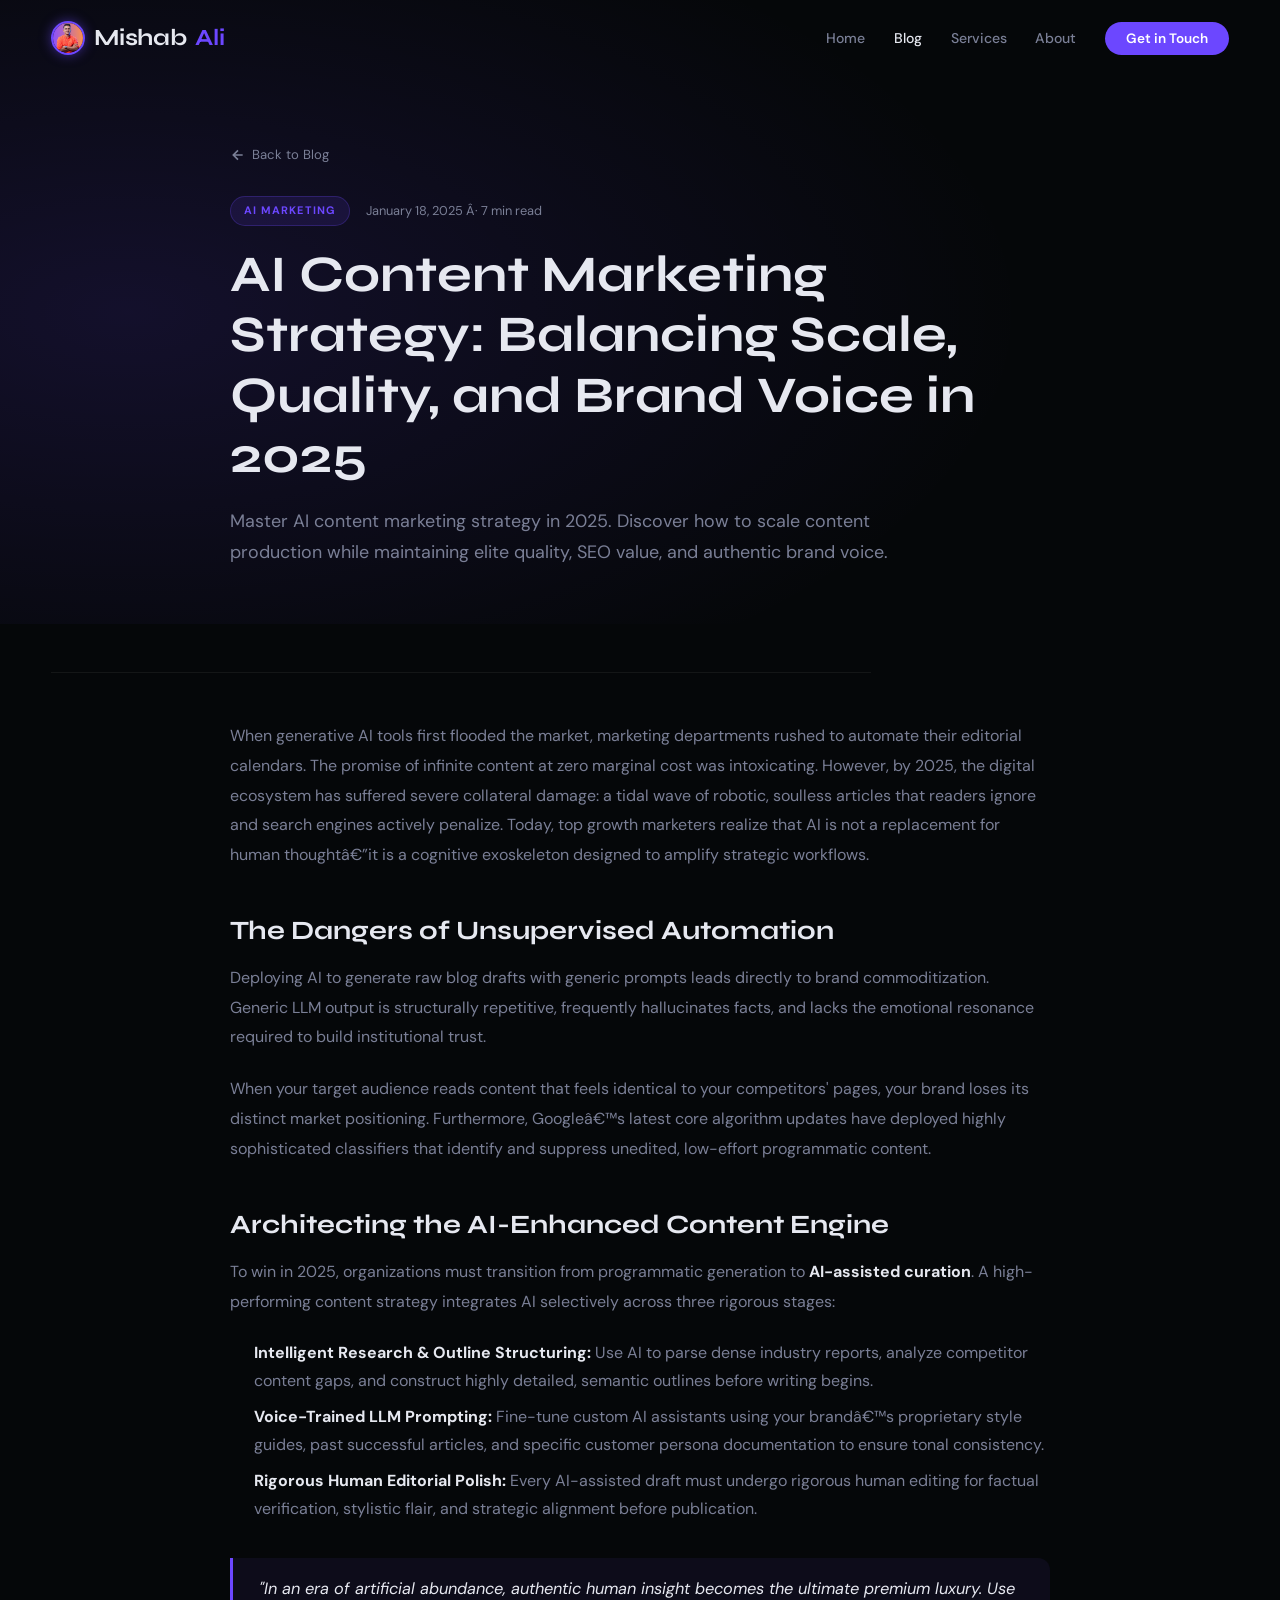
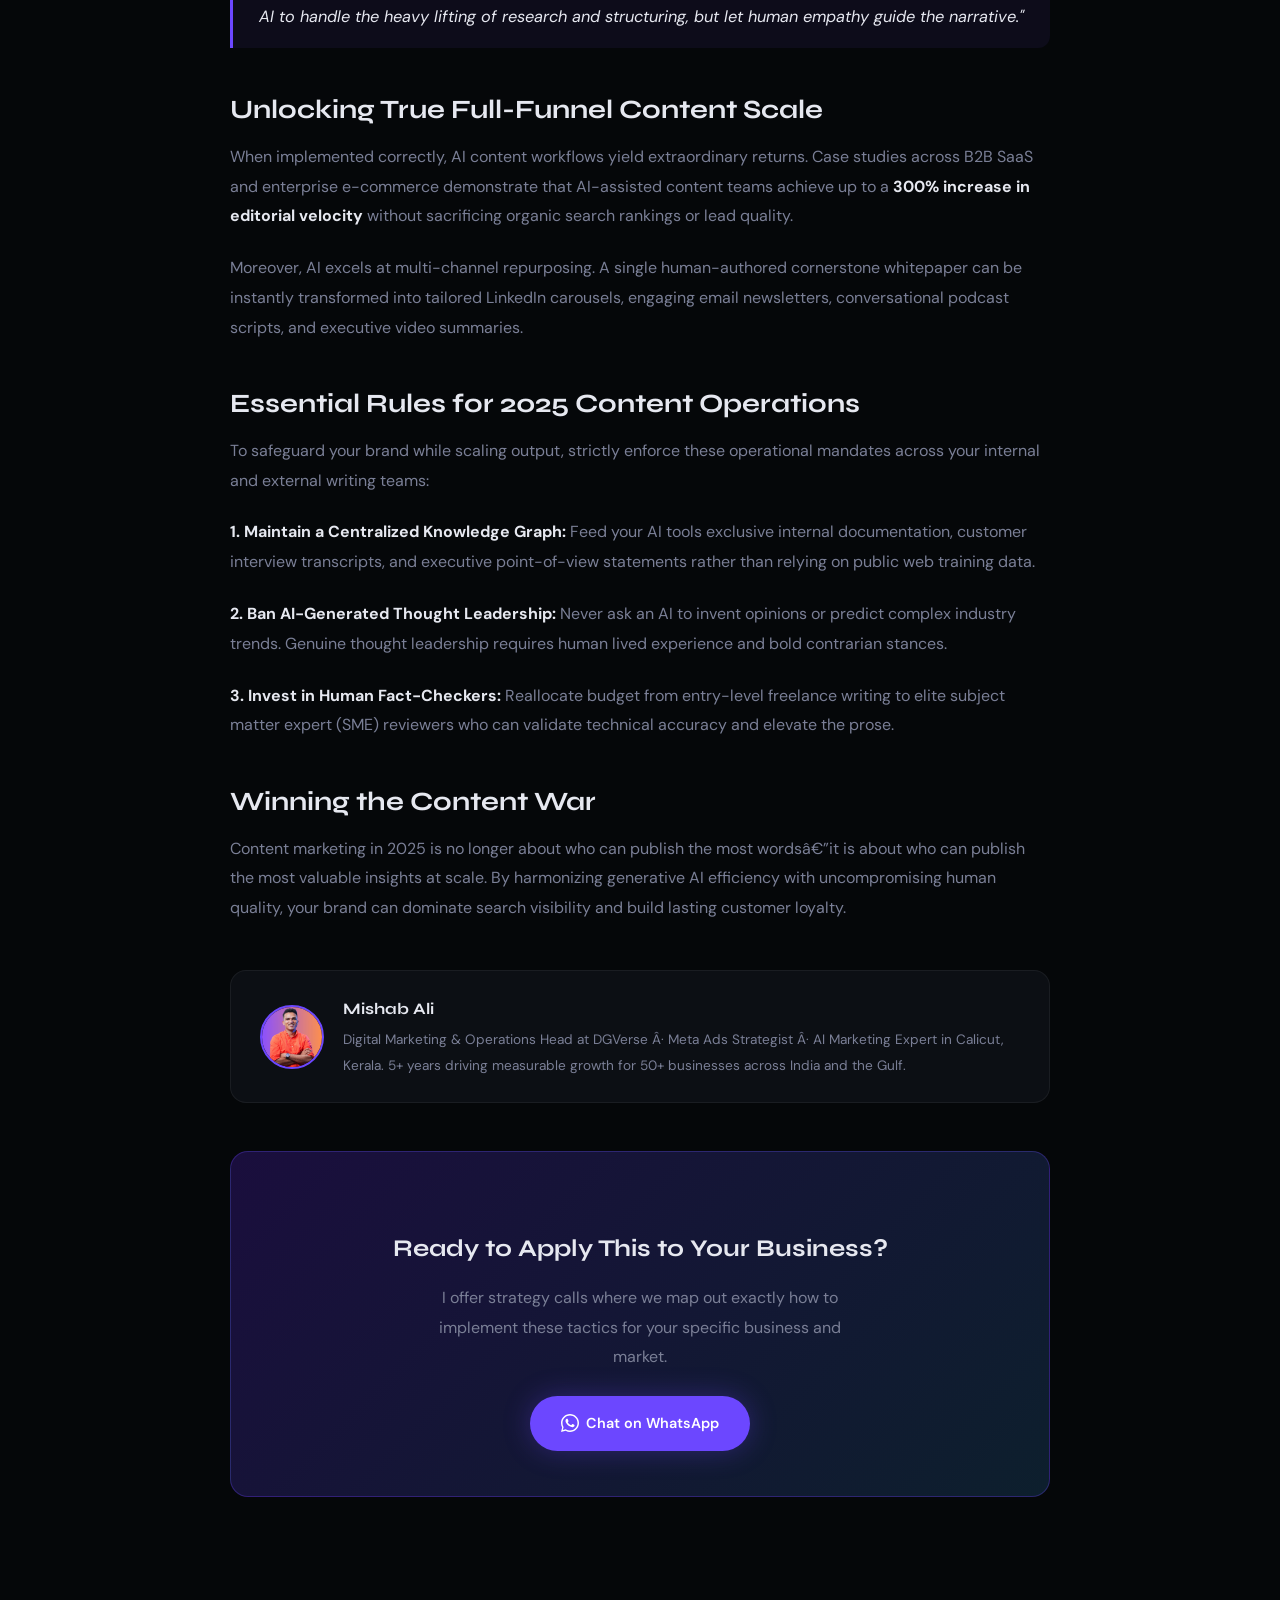
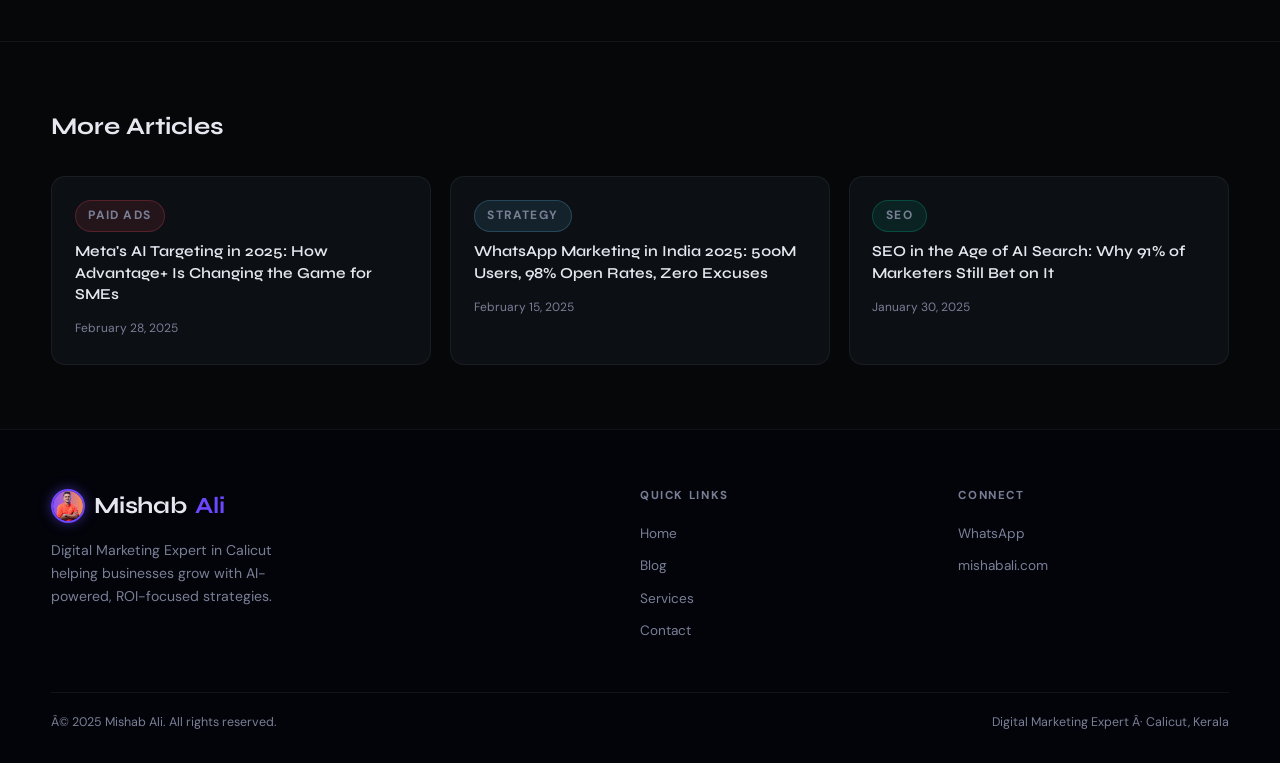
<file: blog/ai-content-marketing-strategy.html>
﻿<!DOCTYPE html>
<html lang="en">
<head>
<meta charset="UTF-8"/>
<meta name="viewport" content="width=device-width,initial-scale=1.0"/>
<meta name="description" content="Master AI content marketing strategy in 2025. Discover how to scale content production while maintaining elite quality, SEO value, and authentic brand voice."/>
<meta property="og:title" content="AI Content Marketing Strategy: Balancing Scale, Quality, and Brand Voice in 2025 | Mishab Ali"/>
<meta property="og:description" content="Master AI content marketing strategy in 2025. Discover how to scale content production while maintaining elite quality, SEO value, and authentic brand voice."/>
<title>AI Content Marketing Strategy: Balancing Scale, Quality, and Brand Voice in 2025 | Mishab Ali</title>
<link rel="canonical" href="https://mishabali.com/blog/ai-content-marketing-strategy.html"/>
<link rel="icon" type="image/png" href="../assets/images/img_14edd912d1c576ac32ae36a9069dfe90.png"/>
<link rel="preconnect" href="https://fonts.googleapis.com"/>
<link href="https://fonts.googleapis.com/css2?family=Syne:wght@400;600;700;800&family=DM+Sans:ital,wght@0,300;0,400;0,500;1,300&display=swap" rel="stylesheet"/>

<style>
@import url('https://fonts.googleapis.com/css2?family=Syne:wght@400;600;700;800&family=DM+Sans:ital,wght@0,300;0,400;0,500;1,300&display=swap');

:root {
  --bg: #050709;
  --surface: #0c0f14;
  --surface2: #111520;
  --accent: #6c47ff;
  --accent2: #00d4aa;
  --gold: #f0a500;
  --text: #e6e8f0;
  --muted: #7a7f96;
  --border: rgba(255,255,255,0.06);
  --font-display: 'Syne', sans-serif;
  --font-body: 'DM Sans', sans-serif;
  --r: 14px;
  --t: 0.28s ease;
}

*,*::before,*::after{box-sizing:border-box;margin:0;padding:0}
html{scroll-behavior:smooth}
body{background:var(--bg);color:var(--text);font-family: var(--font-body);line-height:1.75;overflow-x:hidden}
a{color:inherit;text-decoration:none}
img{max-width:100%;display:block}
ul{list-style:none}

.container{width:92%;max-width:1180px;margin:0 auto}

/* NAV */
.navbar{
  position:fixed;top:0;left:0;right:0;z-index:999;
  padding:1.1rem 0;
  transition:var(--t);
}
.navbar.scrolled{
  background:rgba(5,7,9,0.94);
  backdrop-filter:blur(18px);
  border-bottom:1px solid var(--border);
  padding:0.7rem 0;
}
.nav-inner{
  width:92%;max-width:1180px;margin:0 auto;
  display:flex;align-items:center;justify-content:space-between;
}
.logo{
  font-family: var(--font-display);font-size:1.45rem;font-weight:700;
  color:var(--text);display:flex;align-items:center;gap:0.55rem;
  letter-spacing:-0.01em;
}
.logo span{color:var(--accent)}
.logo-av{
  width:34px;height:34px;border-radius:50%;
  object-fit:cover;object-position:top;
  border:2px solid var(--accent);
  box-shadow:0 0 12px rgba(108,71,255,0.5);
}
.nav-links{display:flex;align-items:center;gap:1.8rem}
.nav-links a{font-size:0.88rem;font-weight:500;color:var(--muted);transition:color var(--t)}
.nav-links a:hover,.nav-links a.active{color:var(--text)}
.nav-cta{
  background:var(--accent)!important;color:#fff!important;
  padding:0.5rem 1.3rem;border-radius:50px;
  font-weight:600!important;font-size:0.85rem!important;
}
.nav-cta:hover{background:#7e5fff!important}

.hamburger{display:none;flex-direction:column;gap:5px;background:none;border:none;cursor:pointer;padding:.5rem}
.hamburger span{display:block;width:22px;height:2px;background:var(--text);border-radius:2px;transition:var(--t)}

/* FOOTER */
.footer{background:#03040a;border-top:1px solid var(--border);padding:3.5rem 0 1.8rem}
.footer-inner{
  display:grid;grid-template-columns:2fr 1fr 1fr;gap:3rem;margin-bottom:2.5rem;
}
.footer-brand p{color:var(--muted);font-size:0.88rem;margin-top:.8rem;max-width:260px;line-height:1.65}
.footer-col h5{
  font-family: var(--font-body);font-size:0.72rem;font-weight:700;
  text-transform:uppercase;letter-spacing:0.14em;color:var(--muted);margin-bottom:1rem;
}
.footer-col a{display:block;color:var(--muted);font-size:0.85rem;margin-bottom:.55rem;transition:color var(--t)}
.footer-col a:hover{color:var(--accent2)}
.footer-bottom{
  border-top:1px solid var(--border);padding-top:1.2rem;
  display:flex;justify-content:space-between;align-items:center;
  color:var(--muted);font-size:0.78rem;flex-wrap:wrap;gap:.5rem;
}

/* UTILS */
.btn{
  display:inline-flex;align-items:center;gap:.45rem;
  padding:.8rem 1.8rem;border-radius:50px;
  font-family: var(--font-body);font-weight:600;font-size:.9rem;
  cursor:pointer;transition:var(--t);border:2px solid transparent;
}
.btn-accent{background:var(--accent);color:#fff;box-shadow:0 0 28px rgba(108,71,255,.3)}
.btn-accent:hover{background:#7e5fff;transform:translateY(-2px)}
.btn-ghost{border-color:rgba(255,255,255,.15);color:var(--text)}
.btn-ghost:hover{border-color:var(--accent);color:var(--accent);transform:translateY(-2px)}

.tag{
  display:inline-block;padding:.28rem .8rem;border-radius:50px;
  font-size:.68rem;font-weight:700;letter-spacing:.1em;text-transform:uppercase;
}
.tag-ai{background:rgba(108,71,255,.12);color:var(--accent);border:1px solid rgba(108,71,255,.25)}
.tag-seo{background:rgba(0,212,170,.1);color:var(--accent2);border:1px solid rgba(0,212,170,.22)}
.tag-social{background:rgba(240,165,0,.1);color:var(--gold);border:1px solid rgba(240,165,0,.22)}
.tag-ads{background:rgba(255,80,100,.1);color:#ff6b80;border:1px solid rgba(255,80,100,.22)}
.tag-strategy{background:rgba(100,200,255,.1);color:#64c8ff;border:1px solid rgba(100,200,255,.22)}

@keyframes fadeUp{from{opacity:0;transform:translateY(22px)}to{opacity:1;transform:none}}
.reveal{opacity:0;transform:translateY(28px);transition:opacity .65s ease,transform .65s ease}
.reveal.in{opacity:1;transform:none}

@media(max-width:768px){
  .nav-links{
    position:fixed;top:0;right:-100%;width:270px;height:100vh;
    background:rgba(5,7,9,.97);backdrop-filter:blur(20px);
    flex-direction:column;justify-content:center;padding:2rem;
    transition:right var(--t);border-left:1px solid var(--border);
  }
  .nav-links.open{right:0}
  .hamburger{display:flex;z-index:1001}
  .footer-inner{grid-template-columns:1fr 1fr}
}
@media(max-width:500px){.footer-inner{grid-template-columns:1fr}}
</style>


<style>
.post-hero {
  padding: 9rem 0 3.5rem; position: relative; overflow: hidden;
}
.post-hero-bg {
  position: absolute; inset: 0; z-index: 0;
  background: radial-gradient(ellipse 70% 70% at 10% 50%, rgba(108,71,255,.14), transparent);
  pointer-events: none;
}
.post-hero .container { position: relative; z-index: 1; max-width: 820px; }
.back-link {
  display: inline-flex; align-items: center; gap: .4rem;
  font-size: .82rem; color: var(--muted); margin-bottom: 1.8rem;
  transition: color var(--t);
}
.back-link:hover { color: var(--accent); }
.post-meta-top { display: flex; align-items: center; gap: 1rem; margin-bottom: 1.2rem; flex-wrap: wrap; }
.post-date { font-size: .8rem; color: var(--muted); }
.post-hero h1 {
  font-family: var(--font-display); font-size: clamp(1.9rem, 4.5vw, 3.2rem);
  font-weight: 700; line-height: 1.18; margin-bottom: 1.2rem;
}
.post-intro { font-size: 1.12rem; color: var(--muted); line-height: 1.75; max-width: 680px; }
.post-divider { height: 1px; background: var(--border); margin: 3rem 0; max-width: 820px; }

/* CONTENT */
.post-body { max-width: 820px; margin: 0 auto; padding-bottom: 6rem; }
.post-body h2 {
  font-family: var(--font-display); font-size: 1.65rem; font-weight: 700;
  margin: 2.8rem 0 1rem; color: var(--text); line-height: 1.25;
}
.post-body h3 { font-family: var(--font-display); font-size: 1.25rem; margin: 2rem 0 .75rem; }
.post-body p { color: var(--muted); margin-bottom: 1.4rem; font-size: 1rem; line-height: 1.85; }
.post-body strong { color: var(--text); }
.post-body ul, .post-body ol { color: var(--muted); padding-left: 1.5rem; margin-bottom: 1.4rem; }
.post-body li { margin-bottom: .5rem; line-height: 1.75; }
.post-body blockquote {
  border-left: 3px solid var(--accent); padding: 1.1rem 1.6rem;
  background: rgba(108,71,255,.07); border-radius: 0 12px 12px 0;
  margin: 2.2rem 0; font-style: italic; color: var(--text); font-size: 1.02rem;
  line-height: 1.7;
}

/* AUTHOR BOX */
.author-box {
  display: flex; gap: 1.2rem; align-items: center;
  background: var(--surface); border: 1px solid var(--border);
  border-radius: 16px; padding: 1.5rem 1.8rem; margin: 3rem 0;
}
.author-av { width: 64px; height: 64px; border-radius: 50%; object-fit: cover; object-position: top; border: 2px solid var(--accent); flex-shrink: 0; }
.author-info h4 { font-family: var(--font-display); font-size: 1rem; font-weight: 700; margin-bottom: .25rem; }
.author-info p { color: var(--muted); font-size: .85rem; margin: 0; }

/* CTA BOX */
.post-cta {
  background: linear-gradient(135deg, #1a0e3d, #0d1f2d);
  border: 1px solid rgba(108,71,255,.3); border-radius: 18px;
  padding: 2.8rem; text-align: center; margin: 3rem 0;
}
.post-cta h3 { font-family: var(--font-display); font-size: 1.5rem; margin-bottom: .8rem; }
.post-cta p { color: var(--muted); margin-bottom: 1.5rem; max-width: 440px; margin-left: auto; margin-right: auto; }

/* RELATED */
.related-section { padding: 4rem 0; border-top: 1px solid var(--border); }
.related-section h2 { font-family: var(--font-display); font-size: 1.5rem; margin-bottom: 1.8rem; }
.related-grid { display: grid; grid-template-columns: repeat(3,1fr); gap: 1.2rem; }
.rel-card {
  background: var(--surface); border: 1px solid var(--border); border-radius: 14px;
  padding: 1.4rem; transition: var(--t);
}
.rel-card:hover { border-color: rgba(108,71,255,.3); transform: translateY(-3px); }
.rel-card h4 { font-family: var(--font-display); font-size: .95rem; font-weight: 600; line-height: 1.4; margin: .6rem 0 .5rem; }
.rel-card h4 a:hover { color: var(--accent); }
.rel-card span { font-size: .75rem; color: var(--muted); }

@media(max-width:640px) { .related-grid { grid-template-columns:1fr; } }
</style>

</head>
<body>

<nav class="navbar" id="navbar">
  <div class="nav-inner">
    <a href="../index.html" class="logo">
      <img src="../assets/images/img_14edd912d1c576ac32ae36a9069dfe90.png" class="logo-av" alt="Mishab Ali"/>
      Mishab<span>Ali</span>
    </a>
    <ul class="nav-links" id="navLinks">
      <li><a href="../index.html">Home</a></li>
      <li><a href="index.html" class="active">Blog</a></li>
      <li><a href="../index.html#services">Services</a></li>
      <li><a href="../index.html#about">About</a></li>
      <li><a href="../index.html#contact" class="nav-cta">Get in Touch</a></li>
    </ul>
    <button class="hamburger" id="hamburger" aria-label="Menu">
      <span></span><span></span><span></span>
    </button>
  </div>
</nav>


<section class="post-hero">
  <div class="post-hero-bg"></div>
  <div class="container">
    <a href="index.html" class="back-link">
      <svg width="16" height="16" viewBox="0 0 24 24" fill="none" stroke="currentColor" stroke-width="2.5"><path d="M19 12H5M12 19l-7-7 7-7"/></svg>
      Back to Blog
    </a>
    <div class="post-meta-top">
      <span class="tag tag-ai">AI Marketing</span>
      <span class="post-date">January 18, 2025 Â· 7 min read</span>
    </div>
    <h1>AI Content Marketing Strategy: Balancing Scale, Quality, and Brand Voice in 2025</h1>
    <p class="post-intro">Master AI content marketing strategy in 2025. Discover how to scale content production while maintaining elite quality, SEO value, and authentic brand voice.</p>
  </div>
</section>

<div class="container">
  <div class="post-divider"></div>
  <div class="post-body">
    
<p>When generative AI tools first flooded the market, marketing departments rushed to automate their editorial calendars. The promise of infinite content at zero marginal cost was intoxicating. However, by 2025, the digital ecosystem has suffered severe collateral damage: a tidal wave of robotic, soulless articles that readers ignore and search engines actively penalize. Today, top growth marketers realize that AI is not a replacement for human thoughtâ€”it is a cognitive exoskeleton designed to amplify strategic workflows.</p>

<h2>The Dangers of Unsupervised Automation</h2>
<p>Deploying AI to generate raw blog drafts with generic prompts leads directly to brand commoditization. Generic LLM output is structurally repetitive, frequently hallucinates facts, and lacks the emotional resonance required to build institutional trust.</p>

<p>When your target audience reads content that feels identical to your competitors' pages, your brand loses its distinct market positioning. Furthermore, Googleâ€™s latest core algorithm updates have deployed highly sophisticated classifiers that identify and suppress unedited, low-effort programmatic content.</p>

<h2>Architecting the AI-Enhanced Content Engine</h2>
<p>To win in 2025, organizations must transition from programmatic generation to <strong>AI-assisted curation</strong>. A high-performing content strategy integrates AI selectively across three rigorous stages:</p>

<ul>
  <li><strong>Intelligent Research & Outline Structuring:</strong> Use AI to parse dense industry reports, analyze competitor content gaps, and construct highly detailed, semantic outlines before writing begins.</li>
  <li><strong>Voice-Trained LLM Prompting:</strong> Fine-tune custom AI assistants using your brandâ€™s proprietary style guides, past successful articles, and specific customer persona documentation to ensure tonal consistency.</li>
  <li><strong>Rigorous Human Editorial Polish:</strong> Every AI-assisted draft must undergo rigorous human editing for factual verification, stylistic flair, and strategic alignment before publication.</li>
</ul>

<blockquote>"In an era of artificial abundance, authentic human insight becomes the ultimate premium luxury. Use AI to handle the heavy lifting of research and structuring, but let human empathy guide the narrative."</blockquote>

<h2>Unlocking True Full-Funnel Content Scale</h2>
<p>When implemented correctly, AI content workflows yield extraordinary returns. Case studies across B2B SaaS and enterprise e-commerce demonstrate that AI-assisted content teams achieve up to a <strong>300% increase in editorial velocity</strong> without sacrificing organic search rankings or lead quality.</p>

<p>Moreover, AI excels at multi-channel repurposing. A single human-authored cornerstone whitepaper can be instantly transformed into tailored LinkedIn carousels, engaging email newsletters, conversational podcast scripts, and executive video summaries.</p>

<h2>Essential Rules for 2025 Content Operations</h2>
<p>To safeguard your brand while scaling output, strictly enforce these operational mandates across your internal and external writing teams:</p>

<p><strong>1. Maintain a Centralized Knowledge Graph:</strong> Feed your AI tools exclusive internal documentation, customer interview transcripts, and executive point-of-view statements rather than relying on public web training data.</p>

<p><strong>2. Ban AI-Generated Thought Leadership:</strong> Never ask an AI to invent opinions or predict complex industry trends. Genuine thought leadership requires human lived experience and bold contrarian stances.</p>

<p><strong>3. Invest in Human Fact-Checkers:</strong> Reallocate budget from entry-level freelance writing to elite subject matter expert (SME) reviewers who can validate technical accuracy and elevate the prose.</p>

<h2>Winning the Content War</h2>
<p>Content marketing in 2025 is no longer about who can publish the most wordsâ€”it is about who can publish the most valuable insights at scale. By harmonizing generative AI efficiency with uncompromising human quality, your brand can dominate search visibility and build lasting customer loyalty.</p>


    <div class="author-box">
      <img src="../assets/images/img_14edd912d1c576ac32ae36a9069dfe90.png" alt="Mishab Ali" class="author-av"/>
      <div class="author-info">
        <h4>Mishab Ali</h4>
        <p>Digital Marketing & Operations Head at DGVerse Â· Meta Ads Strategist Â· AI Marketing Expert in Calicut, Kerala. 5+ years driving measurable growth for 50+ businesses across India and the Gulf.</p>
      </div>
    </div>

    <div class="post-cta">
      <h3>Ready to Apply This to Your Business?</h3>
      <p>I offer strategy calls where we map out exactly how to implement these tactics for your specific business and market.</p>
      <a href="https://wa.me/919747407450" class="btn btn-accent" target="_blank">
        <svg width="18" height="18" fill="currentColor" viewBox="0 0 24 24"><path d="M17.472 14.382c-.297-.149-1.758-.867-2.03-.967-.273-.099-.471-.148-.67.15-.197.297-.767.966-.94 1.164-.173.199-.347.223-.644.075-.297-.15-1.255-.463-2.39-1.475-.883-.788-1.48-1.761-1.653-2.059-.173-.297-.018-.458.13-.606.134-.133.298-.347.446-.52.149-.174.198-.298.298-.497.099-.198.05-.371-.025-.52-.075-.149-.669-1.612-.916-2.207-.242-.579-.487-.5-.669-.51-.173-.008-.371-.01-.57-.01-.198 0-.52.074-.792.372-.272.297-1.04 1.016-1.04 2.479 0 1.462 1.065 2.875 1.213 3.074.149.198 2.096 3.2 5.077 4.487.709.306 1.262.489 1.694.625.712.227 1.36.195 1.871.118.571-.085 1.758-.719 2.006-1.413.248-.694.248-1.289.173-1.413-.074-.124-.272-.198-.57-.347z"/><path d="M12 0C5.373 0 0 5.373 0 12c0 2.125.555 4.122 1.529 5.855L.057 23.882l6.197-1.623A11.94 11.94 0 0012 24c6.627 0 12-5.373 12-12S18.627 0 12 0zm0 22c-1.937 0-3.746-.524-5.303-1.437l-.38-.225-3.938 1.032 1.05-3.83-.247-.393A9.96 9.96 0 012 12C2 6.477 6.477 2 12 2s10 4.477 10 10-4.477 10-10 10z"/></svg>
        Chat on WhatsApp
      </a>
    </div>
  </div>
</div>

<section class="related-section">
  <div class="container">
    <h2>More Articles</h2>
    <div class="related-grid">
      
    <div class="rel-card">
      <span class="tag tag-ads">Paid Ads</span>
      <h4><a href="./meta-ads-ai-targeting-2025">Meta's AI Targeting in 2025: How Advantage+ Is Changing the Game for SMEs</a></h4>
      <span>February 28, 2025</span>
    </div>
    <div class="rel-card">
      <span class="tag tag-strategy">Strategy</span>
      <h4><a href="./whatsapp-marketing-automation-india">WhatsApp Marketing in India 2025: 500M Users, 98% Open Rates, Zero Excuses</a></h4>
      <span>February 15, 2025</span>
    </div>
    <div class="rel-card">
      <span class="tag tag-seo">SEO</span>
      <h4><a href="./seo-ai-search-2025">SEO in the Age of AI Search: Why 91% of Marketers Still Bet on It</a></h4>
      <span>January 30, 2025</span>
    </div>
    </div>
  </div>
</section>

<footer class="footer">
  <div class="container">
    <div class="footer-inner">
      <div class="footer-brand">
        <a href="../index.html" class="logo">
          <img src="../assets/images/img_14edd912d1c576ac32ae36a9069dfe90.png" class="logo-av" alt="Mishab Ali"/>
          Mishab<span>Ali</span>
        </a>
        <p>Digital Marketing Expert in Calicut helping businesses grow with AI-powered, ROI-focused strategies.</p>
      </div>
      <div class="footer-col">
        <h5>Quick Links</h5>
        <a href="../index.html">Home</a>
        <a href="index.html">Blog</a>
        <a href="../index.html#services">Services</a>
        <a href="../index.html#contact">Contact</a>
      </div>
      <div class="footer-col">
        <h5>Connect</h5>
        <a href="https://wa.me/919747407450" target="_blank">WhatsApp</a>
        <a href="../index.html" target="_blank">mishabali.com</a>
      </div>
    </div>
    <div class="footer-bottom">
      <span>Â© 2025 Mishab Ali. All rights reserved.</span>
      <span>Digital Marketing Expert Â· Calicut, Kerala</span>
    </div>
  </div>
</footer>

<script>
const nb=document.getElementById('navbar');
window.addEventListener('scroll',()=>nb.classList.toggle('scrolled',scrollY>50),{passive:true});
const hb=document.getElementById('hamburger'),nl=document.getElementById('navLinks');
if(hb&&nl){
  hb.addEventListener('click',()=>nl.classList.toggle('open'));
  nl.querySelectorAll('a').forEach(a=>a.addEventListener('click',()=>nl.classList.remove('open')));
}
document.querySelectorAll('.reveal').forEach(el=>{
  new IntersectionObserver(([e])=>{if(e.isIntersecting){el.classList.add('in')}},{threshold:.12}).observe(el);
});
</script>

</body>
</html>
</file>
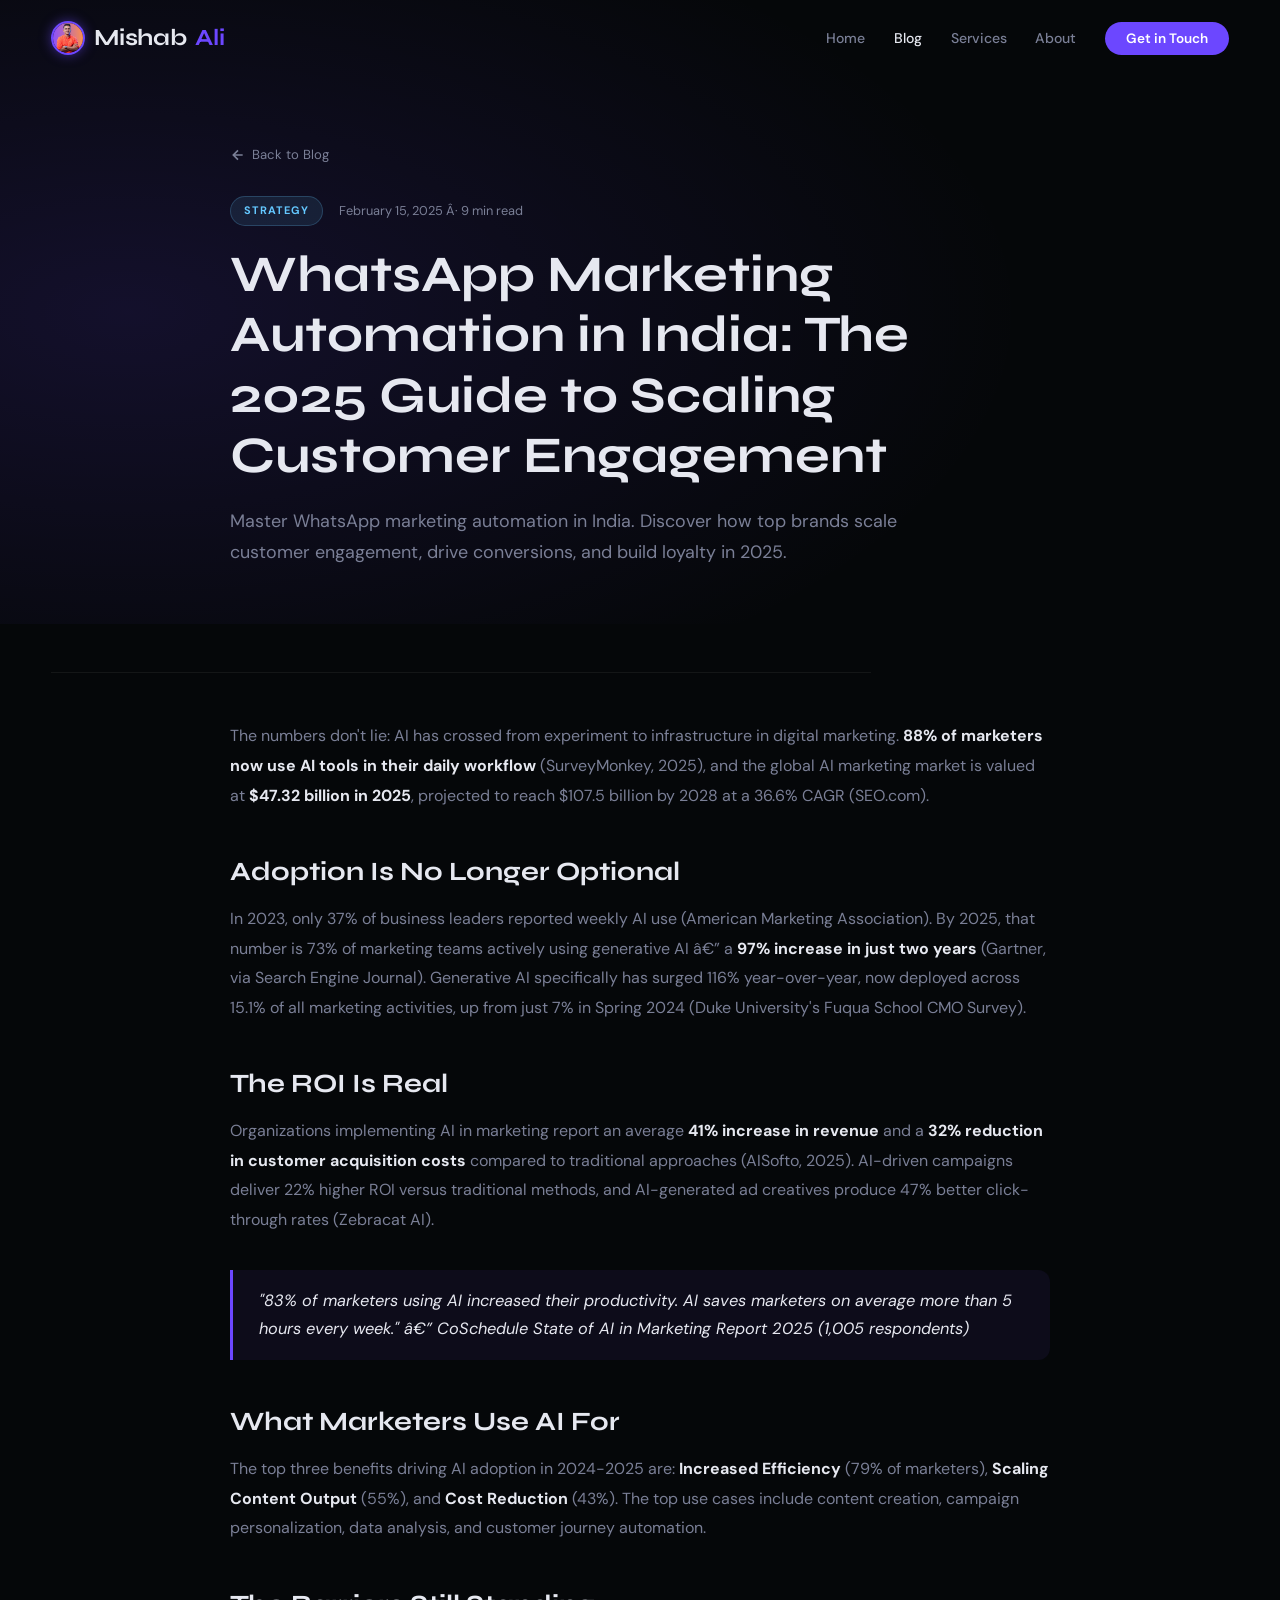
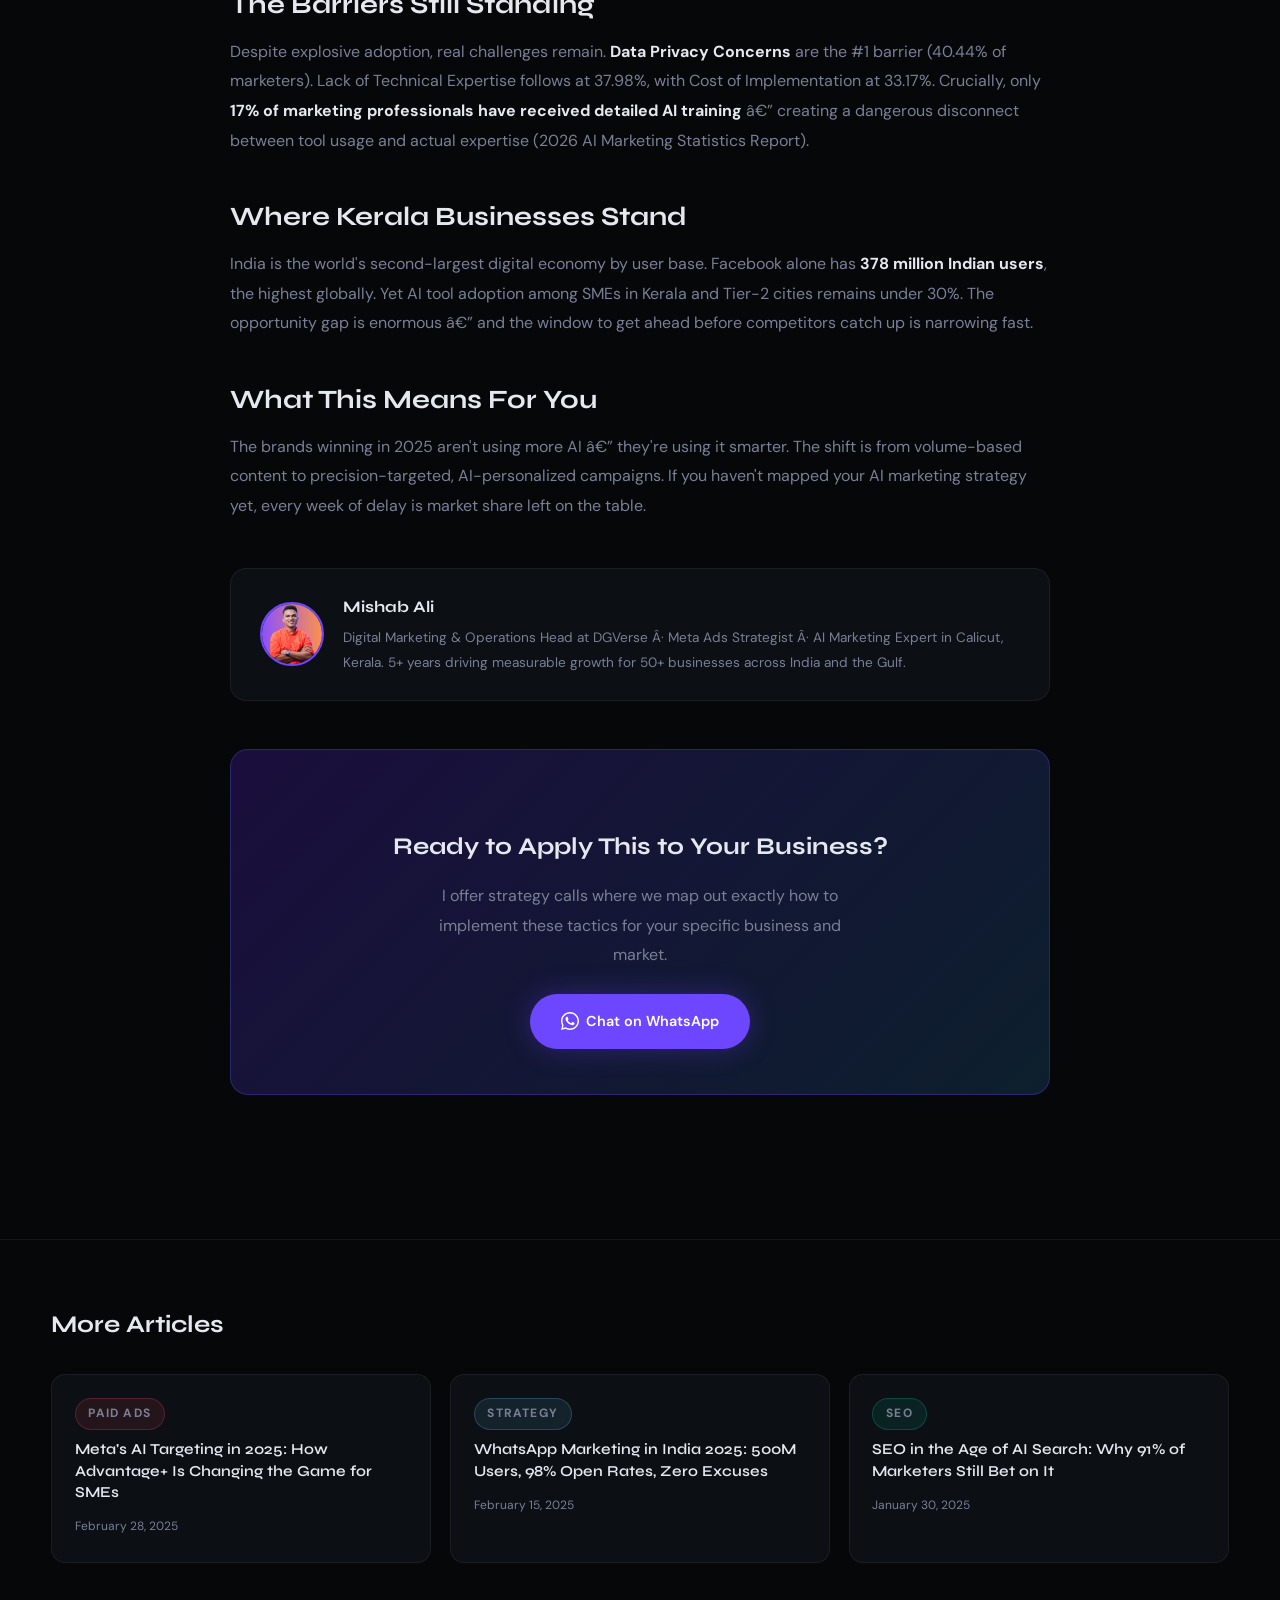
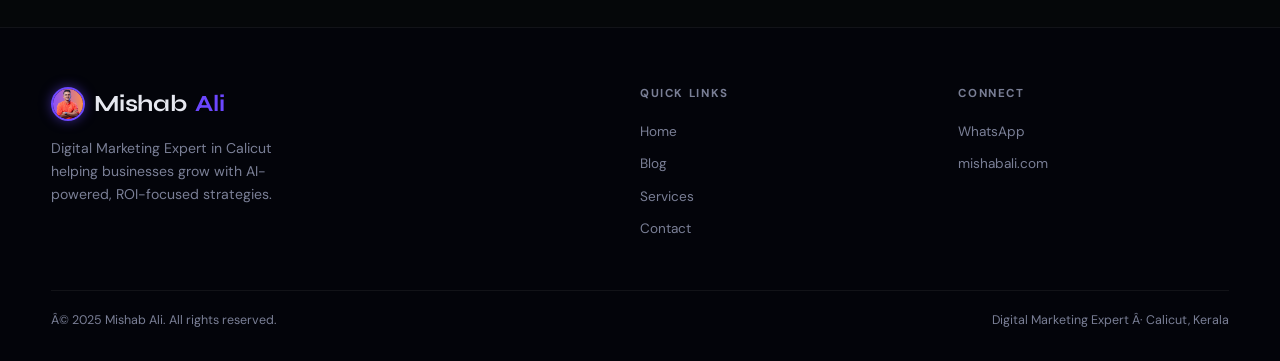
<file: blog/ai-marketing-statistics-2025.html>
﻿<!DOCTYPE html>
<html lang="en">
<head>
<meta charset="UTF-8"/>
<meta name="viewport" content="width=device-width,initial-scale=1.0"/>
<meta name="description" content="Master WhatsApp marketing automation in India. Discover how top brands scale customer engagement, drive conversions, and build loyalty in 2025."/>
<meta property="og:title" content="WhatsApp Marketing Automation in India: The 2025 Guide to Scaling Customer Engagement | Mishab Ali"/>
<meta property="og:description" content="Master WhatsApp marketing automation in India. Discover how top brands scale customer engagement, drive conversions, and build loyalty in 2025."/>
<title>WhatsApp Marketing Automation in India: The 2025 Guide to Scaling Customer Engagement | Mishab Ali</title>
<link rel="canonical" href="https://mishabali.com/blog/ai-marketing-statistics-2025.html"/>
<link rel="icon" type="image/png" href="../assets/images/img_14edd912d1c576ac32ae36a9069dfe90.png"/>
<link rel="preconnect" href="https://fonts.googleapis.com"/>
<link href="https://fonts.googleapis.com/css2?family=Syne:wght@400;600;700;800&family=DM+Sans:ital,wght@0,300;0,400;0,500;1,300&display=swap" rel="stylesheet"/>

<style>
@import url('https://fonts.googleapis.com/css2?family=Syne:wght@400;600;700;800&family=DM+Sans:ital,wght@0,300;0,400;0,500;1,300&display=swap');

:root {
  --bg: #050709;
  --surface: #0c0f14;
  --surface2: #111520;
  --accent: #6c47ff;
  --accent2: #00d4aa;
  --gold: #f0a500;
  --text: #e6e8f0;
  --muted: #7a7f96;
  --border: rgba(255,255,255,0.06);
  --font-display: 'Syne', sans-serif;
  --font-body: 'DM Sans', sans-serif;
  --r: 14px;
  --t: 0.28s ease;
}

*,*::before,*::after{box-sizing:border-box;margin:0;padding:0}
html{scroll-behavior:smooth}
body{background:var(--bg);color:var(--text);font-family: var(--font-body);line-height:1.75;overflow-x:hidden}
a{color:inherit;text-decoration:none}
img{max-width:100%;display:block}
ul{list-style:none}

.container{width:92%;max-width:1180px;margin:0 auto}

/* NAV */
.navbar{
  position:fixed;top:0;left:0;right:0;z-index:999;
  padding:1.1rem 0;
  transition:var(--t);
}
.navbar.scrolled{
  background:rgba(5,7,9,0.94);
  backdrop-filter:blur(18px);
  border-bottom:1px solid var(--border);
  padding:0.7rem 0;
}
.nav-inner{
  width:92%;max-width:1180px;margin:0 auto;
  display:flex;align-items:center;justify-content:space-between;
}
.logo{
  font-family: var(--font-display);font-size:1.45rem;font-weight:700;
  color:var(--text);display:flex;align-items:center;gap:0.55rem;
  letter-spacing:-0.01em;
}
.logo span{color:var(--accent)}
.logo-av{
  width:34px;height:34px;border-radius:50%;
  object-fit:cover;object-position:top;
  border:2px solid var(--accent);
  box-shadow:0 0 12px rgba(108,71,255,0.5);
}
.nav-links{display:flex;align-items:center;gap:1.8rem}
.nav-links a{font-size:0.88rem;font-weight:500;color:var(--muted);transition:color var(--t)}
.nav-links a:hover,.nav-links a.active{color:var(--text)}
.nav-cta{
  background:var(--accent)!important;color:#fff!important;
  padding:0.5rem 1.3rem;border-radius:50px;
  font-weight:600!important;font-size:0.85rem!important;
}
.nav-cta:hover{background:#7e5fff!important}

.hamburger{display:none;flex-direction:column;gap:5px;background:none;border:none;cursor:pointer;padding:.5rem}
.hamburger span{display:block;width:22px;height:2px;background:var(--text);border-radius:2px;transition:var(--t)}

/* FOOTER */
.footer{background:#03040a;border-top:1px solid var(--border);padding:3.5rem 0 1.8rem}
.footer-inner{
  display:grid;grid-template-columns:2fr 1fr 1fr;gap:3rem;margin-bottom:2.5rem;
}
.footer-brand p{color:var(--muted);font-size:0.88rem;margin-top:.8rem;max-width:260px;line-height:1.65}
.footer-col h5{
  font-family: var(--font-body);font-size:0.72rem;font-weight:700;
  text-transform:uppercase;letter-spacing:0.14em;color:var(--muted);margin-bottom:1rem;
}
.footer-col a{display:block;color:var(--muted);font-size:0.85rem;margin-bottom:.55rem;transition:color var(--t)}
.footer-col a:hover{color:var(--accent2)}
.footer-bottom{
  border-top:1px solid var(--border);padding-top:1.2rem;
  display:flex;justify-content:space-between;align-items:center;
  color:var(--muted);font-size:0.78rem;flex-wrap:wrap;gap:.5rem;
}

/* UTILS */
.btn{
  display:inline-flex;align-items:center;gap:.45rem;
  padding:.8rem 1.8rem;border-radius:50px;
  font-family: var(--font-body);font-weight:600;font-size:.9rem;
  cursor:pointer;transition:var(--t);border:2px solid transparent;
}
.btn-accent{background:var(--accent);color:#fff;box-shadow:0 0 28px rgba(108,71,255,.3)}
.btn-accent:hover{background:#7e5fff;transform:translateY(-2px)}
.btn-ghost{border-color:rgba(255,255,255,.15);color:var(--text)}
.btn-ghost:hover{border-color:var(--accent);color:var(--accent);transform:translateY(-2px)}

.tag{
  display:inline-block;padding:.28rem .8rem;border-radius:50px;
  font-size:.68rem;font-weight:700;letter-spacing:.1em;text-transform:uppercase;
}
.tag-ai{background:rgba(108,71,255,.12);color:var(--accent);border:1px solid rgba(108,71,255,.25)}
.tag-seo{background:rgba(0,212,170,.1);color:var(--accent2);border:1px solid rgba(0,212,170,.22)}
.tag-social{background:rgba(240,165,0,.1);color:var(--gold);border:1px solid rgba(240,165,0,.22)}
.tag-ads{background:rgba(255,80,100,.1);color:#ff6b80;border:1px solid rgba(255,80,100,.22)}
.tag-strategy{background:rgba(100,200,255,.1);color:#64c8ff;border:1px solid rgba(100,200,255,.22)}

@keyframes fadeUp{from{opacity:0;transform:translateY(22px)}to{opacity:1;transform:none}}
.reveal{opacity:0;transform:translateY(28px);transition:opacity .65s ease,transform .65s ease}
.reveal.in{opacity:1;transform:none}

@media(max-width:768px){
  .nav-links{
    position:fixed;top:0;right:-100%;width:270px;height:100vh;
    background:rgba(5,7,9,.97);backdrop-filter:blur(20px);
    flex-direction:column;justify-content:center;padding:2rem;
    transition:right var(--t);border-left:1px solid var(--border);
  }
  .nav-links.open{right:0}
  .hamburger{display:flex;z-index:1001}
  .footer-inner{grid-template-columns:1fr 1fr}
}
@media(max-width:500px){.footer-inner{grid-template-columns:1fr}}
</style>


<style>
.post-hero {
  padding: 9rem 0 3.5rem; position: relative; overflow: hidden;
}
.post-hero-bg {
  position: absolute; inset: 0; z-index: 0;
  background: radial-gradient(ellipse 70% 70% at 10% 50%, rgba(108,71,255,.14), transparent);
  pointer-events: none;
}
.post-hero .container { position: relative; z-index: 1; max-width: 820px; }
.back-link {
  display: inline-flex; align-items: center; gap: .4rem;
  font-size: .82rem; color: var(--muted); margin-bottom: 1.8rem;
  transition: color var(--t);
}
.back-link:hover { color: var(--accent); }
.post-meta-top { display: flex; align-items: center; gap: 1rem; margin-bottom: 1.2rem; flex-wrap: wrap; }
.post-date { font-size: .8rem; color: var(--muted); }
.post-hero h1 {
  font-family: var(--font-display); font-size: clamp(1.9rem, 4.5vw, 3.2rem);
  font-weight: 700; line-height: 1.18; margin-bottom: 1.2rem;
}
.post-intro { font-size: 1.12rem; color: var(--muted); line-height: 1.75; max-width: 680px; }
.post-divider { height: 1px; background: var(--border); margin: 3rem 0; max-width: 820px; }

/* CONTENT */
.post-body { max-width: 820px; margin: 0 auto; padding-bottom: 6rem; }
.post-body h2 {
  font-family: var(--font-display); font-size: 1.65rem; font-weight: 700;
  margin: 2.8rem 0 1rem; color: var(--text); line-height: 1.25;
}
.post-body h3 { font-family: var(--font-display); font-size: 1.25rem; margin: 2rem 0 .75rem; }
.post-body p { color: var(--muted); margin-bottom: 1.4rem; font-size: 1rem; line-height: 1.85; }
.post-body strong { color: var(--text); }
.post-body ul, .post-body ol { color: var(--muted); padding-left: 1.5rem; margin-bottom: 1.4rem; }
.post-body li { margin-bottom: .5rem; line-height: 1.75; }
.post-body blockquote {
  border-left: 3px solid var(--accent); padding: 1.1rem 1.6rem;
  background: rgba(108,71,255,.07); border-radius: 0 12px 12px 0;
  margin: 2.2rem 0; font-style: italic; color: var(--text); font-size: 1.02rem;
  line-height: 1.7;
}

/* AUTHOR BOX */
.author-box {
  display: flex; gap: 1.2rem; align-items: center;
  background: var(--surface); border: 1px solid var(--border);
  border-radius: 16px; padding: 1.5rem 1.8rem; margin: 3rem 0;
}
.author-av { width: 64px; height: 64px; border-radius: 50%; object-fit: cover; object-position: top; border: 2px solid var(--accent); flex-shrink: 0; }
.author-info h4 { font-family: var(--font-display); font-size: 1rem; font-weight: 700; margin-bottom: .25rem; }
.author-info p { color: var(--muted); font-size: .85rem; margin: 0; }

/* CTA BOX */
.post-cta {
  background: linear-gradient(135deg, #1a0e3d, #0d1f2d);
  border: 1px solid rgba(108,71,255,.3); border-radius: 18px;
  padding: 2.8rem; text-align: center; margin: 3rem 0;
}
.post-cta h3 { font-family: var(--font-display); font-size: 1.5rem; margin-bottom: .8rem; }
.post-cta p { color: var(--muted); margin-bottom: 1.5rem; max-width: 440px; margin-left: auto; margin-right: auto; }

/* RELATED */
.related-section { padding: 4rem 0; border-top: 1px solid var(--border); }
.related-section h2 { font-family: var(--font-display); font-size: 1.5rem; margin-bottom: 1.8rem; }
.related-grid { display: grid; grid-template-columns: repeat(3,1fr); gap: 1.2rem; }
.rel-card {
  background: var(--surface); border: 1px solid var(--border); border-radius: 14px;
  padding: 1.4rem; transition: var(--t);
}
.rel-card:hover { border-color: rgba(108,71,255,.3); transform: translateY(-3px); }
.rel-card h4 { font-family: var(--font-display); font-size: .95rem; font-weight: 600; line-height: 1.4; margin: .6rem 0 .5rem; }
.rel-card h4 a:hover { color: var(--accent); }
.rel-card span { font-size: .75rem; color: var(--muted); }

@media(max-width:640px) { .related-grid { grid-template-columns:1fr; } }
</style>

</head>
<body>

<nav class="navbar" id="navbar">
  <div class="nav-inner">
    <a href="../index.html" class="logo">
      <img src="../assets/images/img_14edd912d1c576ac32ae36a9069dfe90.png" class="logo-av" alt="Mishab Ali"/>
      Mishab<span>Ali</span>
    </a>
    <ul class="nav-links" id="navLinks">
      <li><a href="../index.html">Home</a></li>
      <li><a href="index.html" class="active">Blog</a></li>
      <li><a href="../index.html#services">Services</a></li>
      <li><a href="../index.html#about">About</a></li>
      <li><a href="../index.html#contact" class="nav-cta">Get in Touch</a></li>
    </ul>
    <button class="hamburger" id="hamburger" aria-label="Menu">
      <span></span><span></span><span></span>
    </button>
  </div>
</nav>


<section class="post-hero">
  <div class="post-hero-bg"></div>
  <div class="container">
    <a href="index.html" class="back-link">
      <svg width="16" height="16" viewBox="0 0 24 24" fill="none" stroke="currentColor" stroke-width="2.5"><path d="M19 12H5M12 19l-7-7 7-7"/></svg>
      Back to Blog
    </a>
    <div class="post-meta-top">
      <span class="tag tag-strategy">Strategy</span>
      <span class="post-date">February 15, 2025 Â· 9 min read</span>
    </div>
    <h1>WhatsApp Marketing Automation in India: The 2025 Guide to Scaling Customer Engagement</h1>
    <p class="post-intro">Master WhatsApp marketing automation in India. Discover how top brands scale customer engagement, drive conversions, and build loyalty in 2025.</p>
  </div>
</section>

<div class="container">
  <div class="post-divider"></div>
  <div class="post-body">
    
<p>The numbers don't lie: AI has crossed from experiment to infrastructure in digital marketing. <strong>88% of marketers now use AI tools in their daily workflow</strong> (SurveyMonkey, 2025), and the global AI marketing market is valued at <strong>$47.32 billion in 2025</strong>, projected to reach $107.5 billion by 2028 at a 36.6% CAGR (SEO.com).</p>

<h2>Adoption Is No Longer Optional</h2>
<p>In 2023, only 37% of business leaders reported weekly AI use (American Marketing Association). By 2025, that number is 73% of marketing teams actively using generative AI â€” a <strong>97% increase in just two years</strong> (Gartner, via Search Engine Journal). Generative AI specifically has surged 116% year-over-year, now deployed across 15.1% of all marketing activities, up from just 7% in Spring 2024 (Duke University's Fuqua School CMO Survey).</p>

<h2>The ROI Is Real</h2>
<p>Organizations implementing AI in marketing report an average <strong>41% increase in revenue</strong> and a <strong>32% reduction in customer acquisition costs</strong> compared to traditional approaches (AISofto, 2025). AI-driven campaigns deliver 22% higher ROI versus traditional methods, and AI-generated ad creatives produce 47% better click-through rates (Zebracat AI).</p>

<blockquote class="reveal">"83% of marketers using AI increased their productivity. AI saves marketers on average more than 5 hours every week." â€” CoSchedule State of AI in Marketing Report 2025 (1,005 respondents)</blockquote>

<h2>What Marketers Use AI For</h2>
<p>The top three benefits driving AI adoption in 2024-2025 are: <strong>Increased Efficiency</strong> (79% of marketers), <strong>Scaling Content Output</strong> (55%), and <strong>Cost Reduction</strong> (43%). The top use cases include content creation, campaign personalization, data analysis, and customer journey automation.</p>

<h2>The Barriers Still Standing</h2>
<p>Despite explosive adoption, real challenges remain. <strong>Data Privacy Concerns</strong> are the #1 barrier (40.44% of marketers). Lack of Technical Expertise follows at 37.98%, with Cost of Implementation at 33.17%. Crucially, only <strong>17% of marketing professionals have received detailed AI training</strong> â€” creating a dangerous disconnect between tool usage and actual expertise (2026 AI Marketing Statistics Report).</p>

<h2>Where Kerala Businesses Stand</h2>
<p>India is the world's second-largest digital economy by user base. Facebook alone has <strong>378 million Indian users</strong>, the highest globally. Yet AI tool adoption among SMEs in Kerala and Tier-2 cities remains under 30%. The opportunity gap is enormous â€” and the window to get ahead before competitors catch up is narrowing fast.</p>

<h2>What This Means For You</h2>
<p>The brands winning in 2025 aren't using more AI â€” they're using it smarter. The shift is from volume-based content to precision-targeted, AI-personalized campaigns. If you haven't mapped your AI marketing strategy yet, every week of delay is market share left on the table.</p>

    <div class="author-box">
      <img src="../assets/images/img_14edd912d1c576ac32ae36a9069dfe90.png" alt="Mishab Ali" class="author-av"/>
      <div class="author-info">
        <h4>Mishab Ali</h4>
        <p>Digital Marketing & Operations Head at DGVerse Â· Meta Ads Strategist Â· AI Marketing Expert in Calicut, Kerala. 5+ years driving measurable growth for 50+ businesses across India and the Gulf.</p>
      </div>
    </div>

    <div class="post-cta">
      <h3>Ready to Apply This to Your Business?</h3>
      <p>I offer strategy calls where we map out exactly how to implement these tactics for your specific business and market.</p>
      <a href="https://wa.me/919747407450" class="btn btn-accent" target="_blank">
        <svg width="18" height="18" fill="currentColor" viewBox="0 0 24 24"><path d="M17.472 14.382c-.297-.149-1.758-.867-2.03-.967-.273-.099-.471-.148-.67.15-.197.297-.767.966-.94 1.164-.173.199-.347.223-.644.075-.297-.15-1.255-.463-2.39-1.475-.883-.788-1.48-1.761-1.653-2.059-.173-.297-.018-.458.13-.606.134-.133.298-.347.446-.52.149-.174.198-.298.298-.497.099-.198.05-.371-.025-.52-.075-.149-.669-1.612-.916-2.207-.242-.579-.487-.5-.669-.51-.173-.008-.371-.01-.57-.01-.198 0-.52.074-.792.372-.272.297-1.04 1.016-1.04 2.479 0 1.462 1.065 2.875 1.213 3.074.149.198 2.096 3.2 5.077 4.487.709.306 1.262.489 1.694.625.712.227 1.36.195 1.871.118.571-.085 1.758-.719 2.006-1.413.248-.694.248-1.289.173-1.413-.074-.124-.272-.198-.57-.347z"/><path d="M12 0C5.373 0 0 5.373 0 12c0 2.125.555 4.122 1.529 5.855L.057 23.882l6.197-1.623A11.94 11.94 0 0012 24c6.627 0 12-5.373 12-12S18.627 0 12 0zm0 22c-1.937 0-3.746-.524-5.303-1.437l-.38-.225-3.938 1.032 1.05-3.83-.247-.393A9.96 9.96 0 012 12C2 6.477 6.477 2 12 2s10 4.477 10 10-4.477 10-10 10z"/></svg>
        Chat on WhatsApp
      </a>
    </div>
  </div>
</div>

<section class="related-section">
  <div class="container">
    <h2>More Articles</h2>
    <div class="related-grid">
      
    <div class="rel-card">
      <span class="tag tag-ads">Paid Ads</span>
      <h4><a href="./meta-ads-ai-targeting-2025">Meta's AI Targeting in 2025: How Advantage+ Is Changing the Game for SMEs</a></h4>
      <span>February 28, 2025</span>
    </div>
    <div class="rel-card">
      <span class="tag tag-strategy">Strategy</span>
      <h4><a href="./whatsapp-marketing-automation-india">WhatsApp Marketing in India 2025: 500M Users, 98% Open Rates, Zero Excuses</a></h4>
      <span>February 15, 2025</span>
    </div>
    <div class="rel-card">
      <span class="tag tag-seo">SEO</span>
      <h4><a href="./seo-ai-search-2025">SEO in the Age of AI Search: Why 91% of Marketers Still Bet on It</a></h4>
      <span>January 30, 2025</span>
    </div>
    </div>
  </div>
</section>

<footer class="footer">
  <div class="container">
    <div class="footer-inner">
      <div class="footer-brand">
        <a href="../index.html" class="logo">
          <img src="../assets/images/img_14edd912d1c576ac32ae36a9069dfe90.png" class="logo-av" alt="Mishab Ali"/>
          Mishab<span>Ali</span>
        </a>
        <p>Digital Marketing Expert in Calicut helping businesses grow with AI-powered, ROI-focused strategies.</p>
      </div>
      <div class="footer-col">
        <h5>Quick Links</h5>
        <a href="../index.html">Home</a>
        <a href="./index.html">Blog</a>
        <a href="../index.html#services">Services</a>
        <a href="../index.html#contact">Contact</a>
      </div>
      <div class="footer-col">
        <h5>Connect</h5>
        <a href="https://wa.me/919747407450" target="_blank">WhatsApp</a>
        <a href="../index.html" target="_blank">mishabali.com</a>
      </div>
    </div>
    <div class="footer-bottom">
      <span>Â© 2025 Mishab Ali. All rights reserved.</span>
      <span>Digital Marketing Expert Â· Calicut, Kerala</span>
    </div>
  </div>
</footer>

<script>
const nb=document.getElementById('navbar');
window.addEventListener('scroll',()=>nb.classList.toggle('scrolled',scrollY>50),{passive:true});
const hb=document.getElementById('hamburger'),nl=document.getElementById('navLinks');
if(hb&&nl){
  hb.addEventListener('click',()=>nl.classList.toggle('open'));
  nl.querySelectorAll('a').forEach(a=>a.addEventListener('click',()=>nl.classList.remove('open')));
}
document.querySelectorAll('.reveal').forEach(el=>{
  new IntersectionObserver(([e])=>{if(e.isIntersecting){el.classList.add('in')}},{threshold:.12}).observe(el);
});
</script>

</body>
</html>
</file>
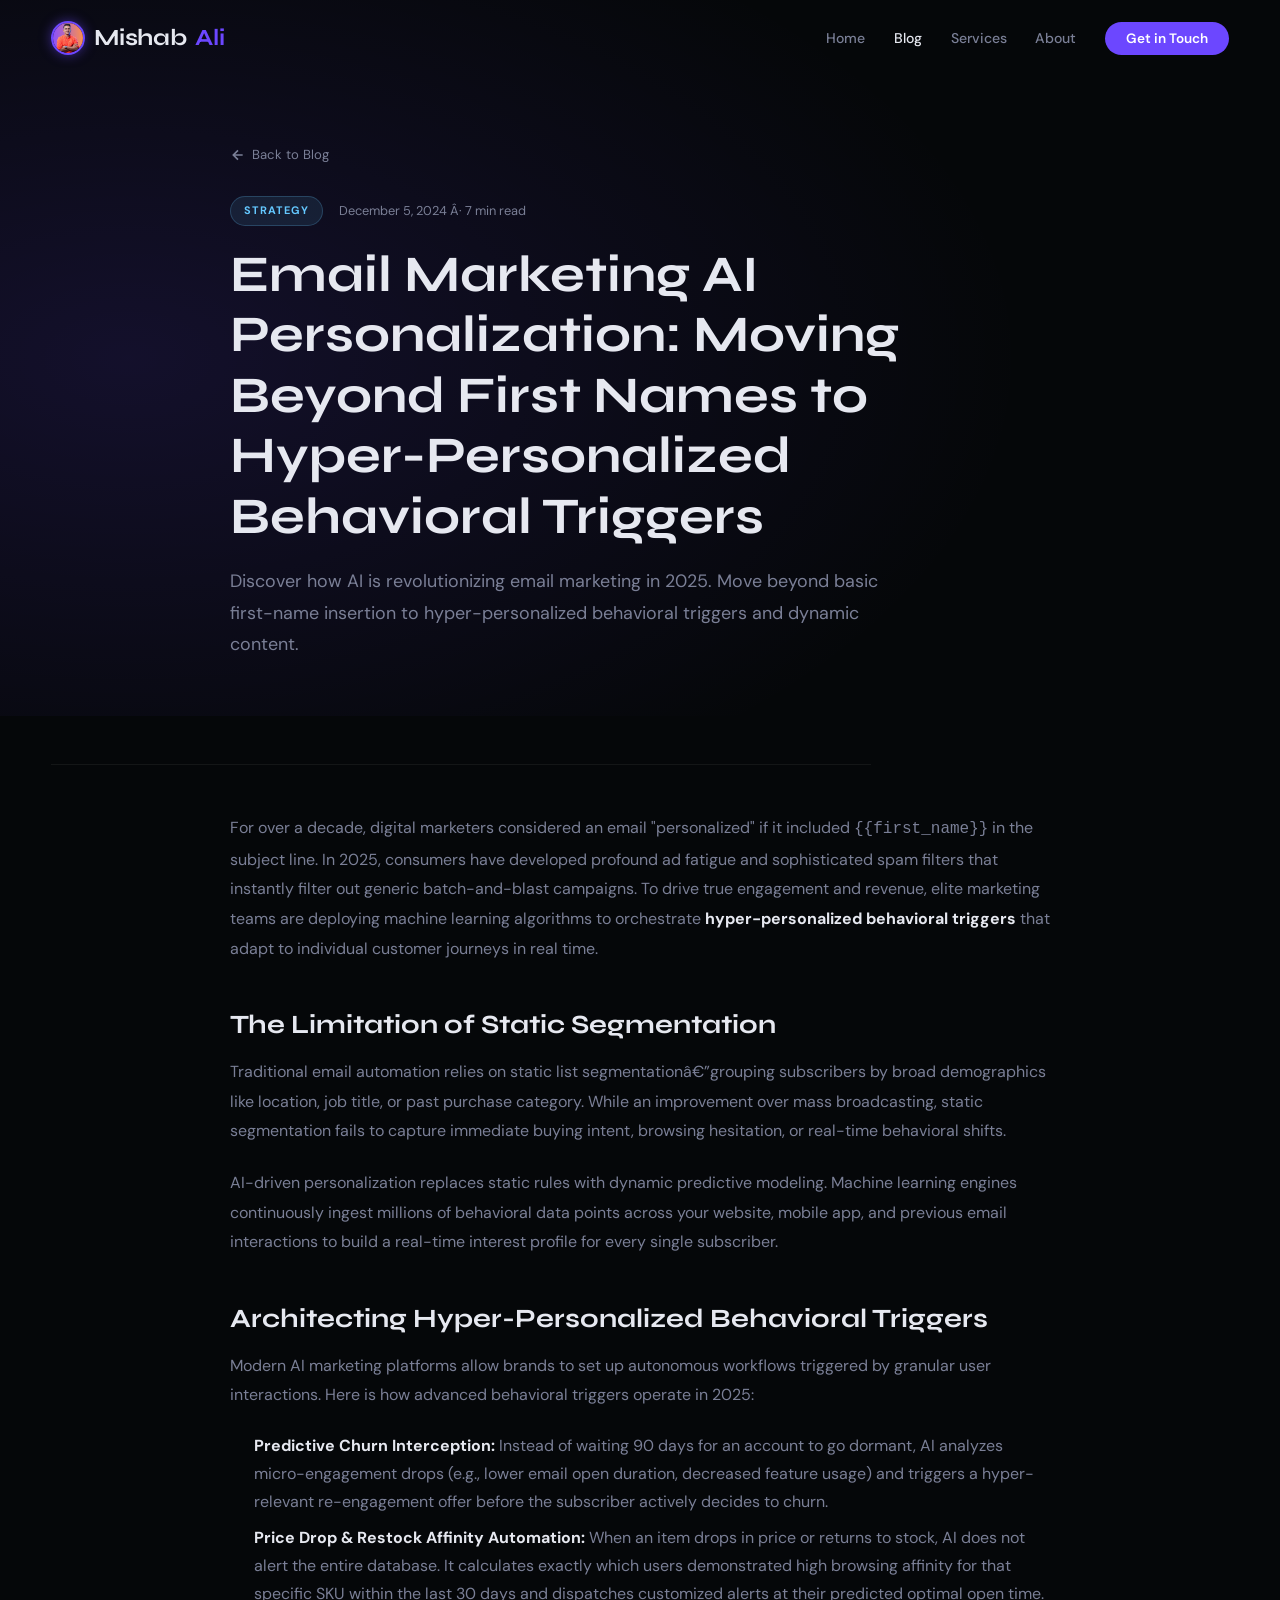
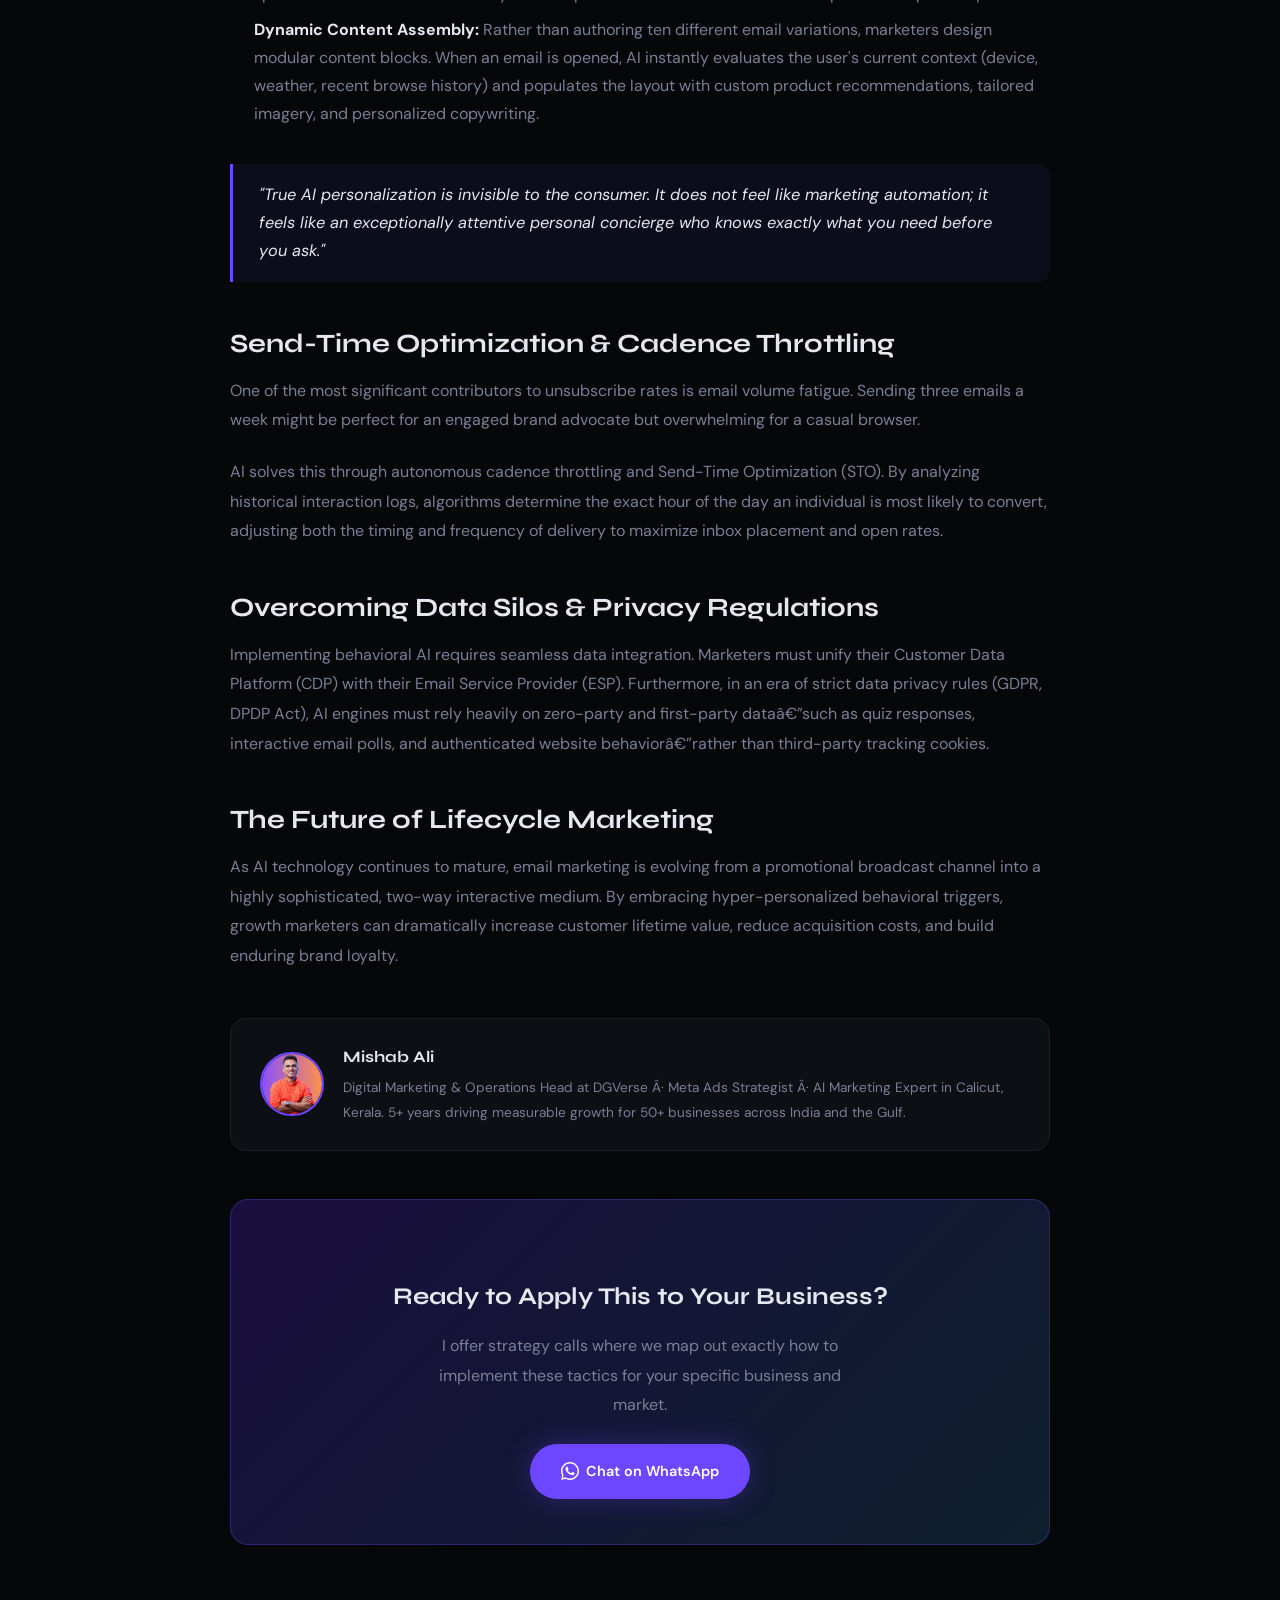
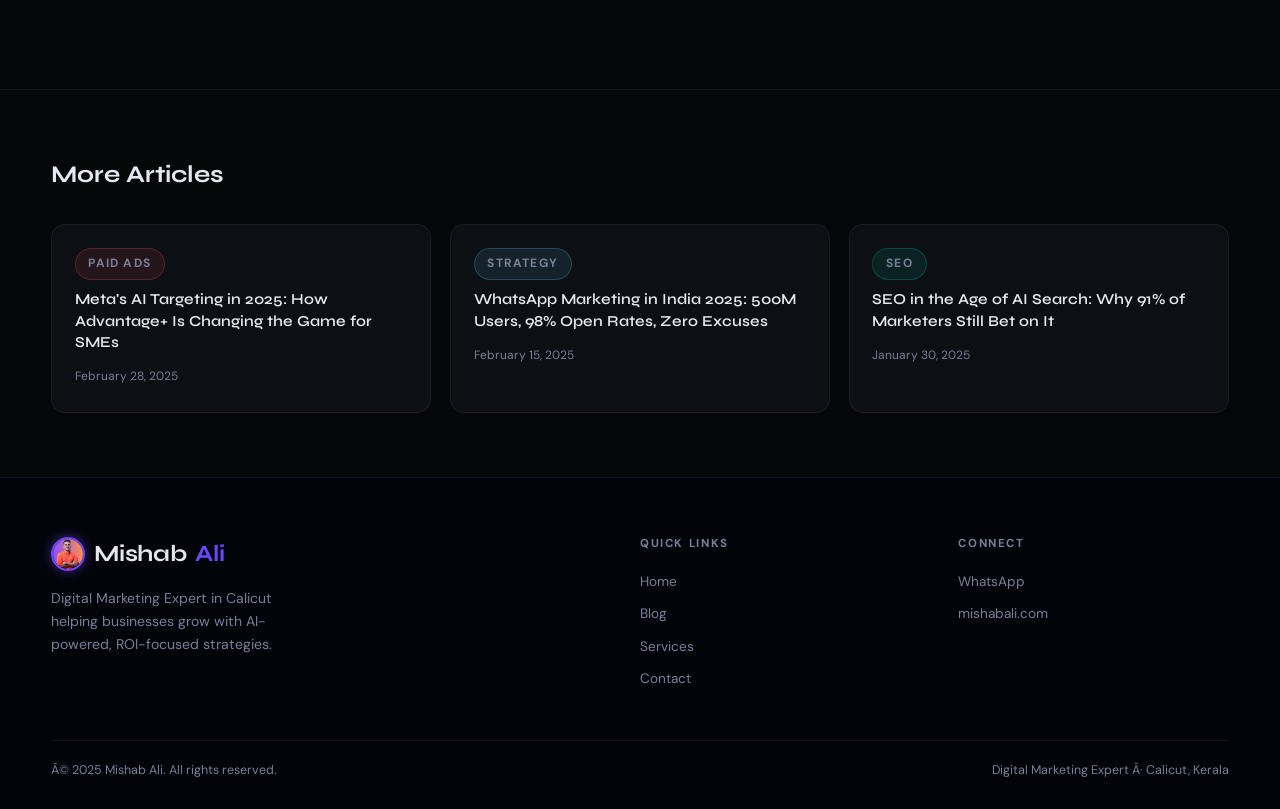
<file: blog/email-marketing-ai-personalization.html>
﻿<!DOCTYPE html>
<html lang="en">
<head>
<meta charset="UTF-8"/>
<meta name="viewport" content="width=device-width,initial-scale=1.0"/>
<meta name="description" content="Discover how AI is revolutionizing email marketing in 2025. Move beyond basic first-name insertion to hyper-personalized behavioral triggers and dynamic content."/>
<meta property="og:title" content="Email Marketing AI Personalization: Moving Beyond First Names to Hyper-Personalized Behavioral Triggers | Mishab Ali"/>
<meta property="og:description" content="Discover how AI is revolutionizing email marketing in 2025. Move beyond basic first-name insertion to hyper-personalized behavioral triggers and dynamic content."/>
<title>Email Marketing AI Personalization: Moving Beyond First Names to Hyper-Personalized Behavioral Triggers | Mishab Ali</title>
<link rel="canonical" href="https://mishabali.com/blog/email-marketing-ai-personalization.html"/>
<link rel="icon" type="image/png" href="../assets/images/img_14edd912d1c576ac32ae36a9069dfe90.png"/>
<link rel="preconnect" href="https://fonts.googleapis.com"/>
<link href="https://fonts.googleapis.com/css2?family=Syne:wght@400;600;700;800&family=DM+Sans:ital,wght@0,300;0,400;0,500;1,300&display=swap" rel="stylesheet"/>

<style>
@import url('https://fonts.googleapis.com/css2?family=Syne:wght@400;600;700;800&family=DM+Sans:ital,wght@0,300;0,400;0,500;1,300&display=swap');

:root {
  --bg: #050709;
  --surface: #0c0f14;
  --surface2: #111520;
  --accent: #6c47ff;
  --accent2: #00d4aa;
  --gold: #f0a500;
  --text: #e6e8f0;
  --muted: #7a7f96;
  --border: rgba(255,255,255,0.06);
  --font-display: 'Syne', sans-serif;
  --font-body: 'DM Sans', sans-serif;
  --r: 14px;
  --t: 0.28s ease;
}

*,*::before,*::after{box-sizing:border-box;margin:0;padding:0}
html{scroll-behavior:smooth}
body{background:var(--bg);color:var(--text);font-family: var(--font-body);line-height:1.75;overflow-x:hidden}
a{color:inherit;text-decoration:none}
img{max-width:100%;display:block}
ul{list-style:none}

.container{width:92%;max-width:1180px;margin:0 auto}

/* NAV */
.navbar{
  position:fixed;top:0;left:0;right:0;z-index:999;
  padding:1.1rem 0;
  transition:var(--t);
}
.navbar.scrolled{
  background:rgba(5,7,9,0.94);
  backdrop-filter:blur(18px);
  border-bottom:1px solid var(--border);
  padding:0.7rem 0;
}
.nav-inner{
  width:92%;max-width:1180px;margin:0 auto;
  display:flex;align-items:center;justify-content:space-between;
}
.logo{
  font-family: var(--font-display);font-size:1.45rem;font-weight:700;
  color:var(--text);display:flex;align-items:center;gap:0.55rem;
  letter-spacing:-0.01em;
}
.logo span{color:var(--accent)}
.logo-av{
  width:34px;height:34px;border-radius:50%;
  object-fit:cover;object-position:top;
  border:2px solid var(--accent);
  box-shadow:0 0 12px rgba(108,71,255,0.5);
}
.nav-links{display:flex;align-items:center;gap:1.8rem}
.nav-links a{font-size:0.88rem;font-weight:500;color:var(--muted);transition:color var(--t)}
.nav-links a:hover,.nav-links a.active{color:var(--text)}
.nav-cta{
  background:var(--accent)!important;color:#fff!important;
  padding:0.5rem 1.3rem;border-radius:50px;
  font-weight:600!important;font-size:0.85rem!important;
}
.nav-cta:hover{background:#7e5fff!important}

.hamburger{display:none;flex-direction:column;gap:5px;background:none;border:none;cursor:pointer;padding:.5rem}
.hamburger span{display:block;width:22px;height:2px;background:var(--text);border-radius:2px;transition:var(--t)}

/* FOOTER */
.footer{background:#03040a;border-top:1px solid var(--border);padding:3.5rem 0 1.8rem}
.footer-inner{
  display:grid;grid-template-columns:2fr 1fr 1fr;gap:3rem;margin-bottom:2.5rem;
}
.footer-brand p{color:var(--muted);font-size:0.88rem;margin-top:.8rem;max-width:260px;line-height:1.65}
.footer-col h5{
  font-family: var(--font-body);font-size:0.72rem;font-weight:700;
  text-transform:uppercase;letter-spacing:0.14em;color:var(--muted);margin-bottom:1rem;
}
.footer-col a{display:block;color:var(--muted);font-size:0.85rem;margin-bottom:.55rem;transition:color var(--t)}
.footer-col a:hover{color:var(--accent2)}
.footer-bottom{
  border-top:1px solid var(--border);padding-top:1.2rem;
  display:flex;justify-content:space-between;align-items:center;
  color:var(--muted);font-size:0.78rem;flex-wrap:wrap;gap:.5rem;
}

/* UTILS */
.btn{
  display:inline-flex;align-items:center;gap:.45rem;
  padding:.8rem 1.8rem;border-radius:50px;
  font-family: var(--font-body);font-weight:600;font-size:.9rem;
  cursor:pointer;transition:var(--t);border:2px solid transparent;
}
.btn-accent{background:var(--accent);color:#fff;box-shadow:0 0 28px rgba(108,71,255,.3)}
.btn-accent:hover{background:#7e5fff;transform:translateY(-2px)}
.btn-ghost{border-color:rgba(255,255,255,.15);color:var(--text)}
.btn-ghost:hover{border-color:var(--accent);color:var(--accent);transform:translateY(-2px)}

.tag{
  display:inline-block;padding:.28rem .8rem;border-radius:50px;
  font-size:.68rem;font-weight:700;letter-spacing:.1em;text-transform:uppercase;
}
.tag-ai{background:rgba(108,71,255,.12);color:var(--accent);border:1px solid rgba(108,71,255,.25)}
.tag-seo{background:rgba(0,212,170,.1);color:var(--accent2);border:1px solid rgba(0,212,170,.22)}
.tag-social{background:rgba(240,165,0,.1);color:var(--gold);border:1px solid rgba(240,165,0,.22)}
.tag-ads{background:rgba(255,80,100,.1);color:#ff6b80;border:1px solid rgba(255,80,100,.22)}
.tag-strategy{background:rgba(100,200,255,.1);color:#64c8ff;border:1px solid rgba(100,200,255,.22)}

@keyframes fadeUp{from{opacity:0;transform:translateY(22px)}to{opacity:1;transform:none}}
.reveal{opacity:0;transform:translateY(28px);transition:opacity .65s ease,transform .65s ease}
.reveal.in{opacity:1;transform:none}

@media(max-width:768px){
  .nav-links{
    position:fixed;top:0;right:-100%;width:270px;height:100vh;
    background:rgba(5,7,9,.97);backdrop-filter:blur(20px);
    flex-direction:column;justify-content:center;padding:2rem;
    transition:right var(--t);border-left:1px solid var(--border);
  }
  .nav-links.open{right:0}
  .hamburger{display:flex;z-index:1001}
  .footer-inner{grid-template-columns:1fr 1fr}
}
@media(max-width:500px){.footer-inner{grid-template-columns:1fr}}
</style>


<style>
.post-hero {
  padding: 9rem 0 3.5rem; position: relative; overflow: hidden;
}
.post-hero-bg {
  position: absolute; inset: 0; z-index: 0;
  background: radial-gradient(ellipse 70% 70% at 10% 50%, rgba(108,71,255,.14), transparent);
  pointer-events: none;
}
.post-hero .container { position: relative; z-index: 1; max-width: 820px; }
.back-link {
  display: inline-flex; align-items: center; gap: .4rem;
  font-size: .82rem; color: var(--muted); margin-bottom: 1.8rem;
  transition: color var(--t);
}
.back-link:hover { color: var(--accent); }
.post-meta-top { display: flex; align-items: center; gap: 1rem; margin-bottom: 1.2rem; flex-wrap: wrap; }
.post-date { font-size: .8rem; color: var(--muted); }
.post-hero h1 {
  font-family: var(--font-display); font-size: clamp(1.9rem, 4.5vw, 3.2rem);
  font-weight: 700; line-height: 1.18; margin-bottom: 1.2rem;
}
.post-intro { font-size: 1.12rem; color: var(--muted); line-height: 1.75; max-width: 680px; }
.post-divider { height: 1px; background: var(--border); margin: 3rem 0; max-width: 820px; }

/* CONTENT */
.post-body { max-width: 820px; margin: 0 auto; padding-bottom: 6rem; }
.post-body h2 {
  font-family: var(--font-display); font-size: 1.65rem; font-weight: 700;
  margin: 2.8rem 0 1rem; color: var(--text); line-height: 1.25;
}
.post-body h3 { font-family: var(--font-display); font-size: 1.25rem; margin: 2rem 0 .75rem; }
.post-body p { color: var(--muted); margin-bottom: 1.4rem; font-size: 1rem; line-height: 1.85; }
.post-body strong { color: var(--text); }
.post-body ul, .post-body ol { color: var(--muted); padding-left: 1.5rem; margin-bottom: 1.4rem; }
.post-body li { margin-bottom: .5rem; line-height: 1.75; }
.post-body blockquote {
  border-left: 3px solid var(--accent); padding: 1.1rem 1.6rem;
  background: rgba(108,71,255,.07); border-radius: 0 12px 12px 0;
  margin: 2.2rem 0; font-style: italic; color: var(--text); font-size: 1.02rem;
  line-height: 1.7;
}

/* AUTHOR BOX */
.author-box {
  display: flex; gap: 1.2rem; align-items: center;
  background: var(--surface); border: 1px solid var(--border);
  border-radius: 16px; padding: 1.5rem 1.8rem; margin: 3rem 0;
}
.author-av { width: 64px; height: 64px; border-radius: 50%; object-fit: cover; object-position: top; border: 2px solid var(--accent); flex-shrink: 0; }
.author-info h4 { font-family: var(--font-display); font-size: 1rem; font-weight: 700; margin-bottom: .25rem; }
.author-info p { color: var(--muted); font-size: .85rem; margin: 0; }

/* CTA BOX */
.post-cta {
  background: linear-gradient(135deg, #1a0e3d, #0d1f2d);
  border: 1px solid rgba(108,71,255,.3); border-radius: 18px;
  padding: 2.8rem; text-align: center; margin: 3rem 0;
}
.post-cta h3 { font-family: var(--font-display); font-size: 1.5rem; margin-bottom: .8rem; }
.post-cta p { color: var(--muted); margin-bottom: 1.5rem; max-width: 440px; margin-left: auto; margin-right: auto; }

/* RELATED */
.related-section { padding: 4rem 0; border-top: 1px solid var(--border); }
.related-section h2 { font-family: var(--font-display); font-size: 1.5rem; margin-bottom: 1.8rem; }
.related-grid { display: grid; grid-template-columns: repeat(3,1fr); gap: 1.2rem; }
.rel-card {
  background: var(--surface); border: 1px solid var(--border); border-radius: 14px;
  padding: 1.4rem; transition: var(--t);
}
.rel-card:hover { border-color: rgba(108,71,255,.3); transform: translateY(-3px); }
.rel-card h4 { font-family: var(--font-display); font-size: .95rem; font-weight: 600; line-height: 1.4; margin: .6rem 0 .5rem; }
.rel-card h4 a:hover { color: var(--accent); }
.rel-card span { font-size: .75rem; color: var(--muted); }

@media(max-width:640px) { .related-grid { grid-template-columns:1fr; } }
</style>

</head>
<body>

<nav class="navbar" id="navbar">
  <div class="nav-inner">
    <a href="../index.html" class="logo">
      <img src="../assets/images/img_14edd912d1c576ac32ae36a9069dfe90.png" class="logo-av" alt="Mishab Ali"/>
      Mishab<span>Ali</span>
    </a>
    <ul class="nav-links" id="navLinks">
      <li><a href="../index.html">Home</a></li>
      <li><a href="./index.html" class="active">Blog</a></li>
      <li><a href="../index.html#services">Services</a></li>
      <li><a href="../index.html#about">About</a></li>
      <li><a href="../index.html#contact" class="nav-cta">Get in Touch</a></li>
    </ul>
    <button class="hamburger" id="hamburger" aria-label="Menu">
      <span></span><span></span><span></span>
    </button>
  </div>
</nav>


<section class="post-hero">
  <div class="post-hero-bg"></div>
  <div class="container">
    <a href="./index.html" class="back-link">
      <svg width="16" height="16" viewBox="0 0 24 24" fill="none" stroke="currentColor" stroke-width="2.5"><path d="M19 12H5M12 19l-7-7 7-7"/></svg>
      Back to Blog
    </a>
    <div class="post-meta-top">
      <span class="tag tag-strategy">Strategy</span>
      <span class="post-date">December 5, 2024 Â· 7 min read</span>
    </div>
    <h1>Email Marketing AI Personalization: Moving Beyond First Names to Hyper-Personalized Behavioral Triggers</h1>
    <p class="post-intro">Discover how AI is revolutionizing email marketing in 2025. Move beyond basic first-name insertion to hyper-personalized behavioral triggers and dynamic content.</p>
  </div>
</section>

<div class="container">
  <div class="post-divider"></div>
  <div class="post-body">
    
<p>For over a decade, digital marketers considered an email "personalized" if it included <code>{{first_name}}</code> in the subject line. In 2025, consumers have developed profound ad fatigue and sophisticated spam filters that instantly filter out generic batch-and-blast campaigns. To drive true engagement and revenue, elite marketing teams are deploying machine learning algorithms to orchestrate <strong>hyper-personalized behavioral triggers</strong> that adapt to individual customer journeys in real time.</p>

<h2>The Limitation of Static Segmentation</h2>
<p>Traditional email automation relies on static list segmentationâ€”grouping subscribers by broad demographics like location, job title, or past purchase category. While an improvement over mass broadcasting, static segmentation fails to capture immediate buying intent, browsing hesitation, or real-time behavioral shifts.</p>

<p>AI-driven personalization replaces static rules with dynamic predictive modeling. Machine learning engines continuously ingest millions of behavioral data points across your website, mobile app, and previous email interactions to build a real-time interest profile for every single subscriber.</p>

<h2>Architecting Hyper-Personalized Behavioral Triggers</h2>
<p>Modern AI marketing platforms allow brands to set up autonomous workflows triggered by granular user interactions. Here is how advanced behavioral triggers operate in 2025:</p>

<ul>
  <li><strong>Predictive Churn Interception:</strong> Instead of waiting 90 days for an account to go dormant, AI analyzes micro-engagement drops (e.g., lower email open duration, decreased feature usage) and triggers a hyper-relevant re-engagement offer before the subscriber actively decides to churn.</li>
  <li><strong>Price Drop & Restock Affinity Automation:</strong> When an item drops in price or returns to stock, AI does not alert the entire database. It calculates exactly which users demonstrated high browsing affinity for that specific SKU within the last 30 days and dispatches customized alerts at their predicted optimal open time.</li>
  <li><strong>Dynamic Content Assembly:</strong> Rather than authoring ten different email variations, marketers design modular content blocks. When an email is opened, AI instantly evaluates the user's current context (device, weather, recent browse history) and populates the layout with custom product recommendations, tailored imagery, and personalized copywriting.</li>
</ul>

<blockquote>"True AI personalization is invisible to the consumer. It does not feel like marketing automation; it feels like an exceptionally attentive personal concierge who knows exactly what you need before you ask."</blockquote>

<h2>Send-Time Optimization & Cadence Throttling</h2>
<p>One of the most significant contributors to unsubscribe rates is email volume fatigue. Sending three emails a week might be perfect for an engaged brand advocate but overwhelming for a casual browser.</p>

<p>AI solves this through autonomous cadence throttling and Send-Time Optimization (STO). By analyzing historical interaction logs, algorithms determine the exact hour of the day an individual is most likely to convert, adjusting both the timing and frequency of delivery to maximize inbox placement and open rates.</p>

<h2>Overcoming Data Silos & Privacy Regulations</h2>
<p>Implementing behavioral AI requires seamless data integration. Marketers must unify their Customer Data Platform (CDP) with their Email Service Provider (ESP). Furthermore, in an era of strict data privacy rules (GDPR, DPDP Act), AI engines must rely heavily on zero-party and first-party dataâ€”such as quiz responses, interactive email polls, and authenticated website behaviorâ€”rather than third-party tracking cookies.</p>

<h2>The Future of Lifecycle Marketing</h2>
<p>As AI technology continues to mature, email marketing is evolving from a promotional broadcast channel into a highly sophisticated, two-way interactive medium. By embracing hyper-personalized behavioral triggers, growth marketers can dramatically increase customer lifetime value, reduce acquisition costs, and build enduring brand loyalty.</p>


    <div class="author-box">
      <img src="../assets/images/img_14edd912d1c576ac32ae36a9069dfe90.png" alt="Mishab Ali" class="author-av"/>
      <div class="author-info">
        <h4>Mishab Ali</h4>
        <p>Digital Marketing & Operations Head at DGVerse Â· Meta Ads Strategist Â· AI Marketing Expert in Calicut, Kerala. 5+ years driving measurable growth for 50+ businesses across India and the Gulf.</p>
      </div>
    </div>

    <div class="post-cta">
      <h3>Ready to Apply This to Your Business?</h3>
      <p>I offer strategy calls where we map out exactly how to implement these tactics for your specific business and market.</p>
      <a href="https://wa.me/919747407450" class="btn btn-accent" target="_blank">
        <svg width="18" height="18" fill="currentColor" viewBox="0 0 24 24"><path d="M17.472 14.382c-.297-.149-1.758-.867-2.03-.967-.273-.099-.471-.148-.67.15-.197.297-.767.966-.94 1.164-.173.199-.347.223-.644.075-.297-.15-1.255-.463-2.39-1.475-.883-.788-1.48-1.761-1.653-2.059-.173-.297-.018-.458.13-.606.134-.133.298-.347.446-.52.149-.174.198-.298.298-.497.099-.198.05-.371-.025-.52-.075-.149-.669-1.612-.916-2.207-.242-.579-.487-.5-.669-.51-.173-.008-.371-.01-.57-.01-.198 0-.52.074-.792.372-.272.297-1.04 1.016-1.04 2.479 0 1.462 1.065 2.875 1.213 3.074.149.198 2.096 3.2 5.077 4.487.709.306 1.262.489 1.694.625.712.227 1.36.195 1.871.118.571-.085 1.758-.719 2.006-1.413.248-.694.248-1.289.173-1.413-.074-.124-.272-.198-.57-.347z"/><path d="M12 0C5.373 0 0 5.373 0 12c0 2.125.555 4.122 1.529 5.855L.057 23.882l6.197-1.623A11.94 11.94 0 0012 24c6.627 0 12-5.373 12-12S18.627 0 12 0zm0 22c-1.937 0-3.746-.524-5.303-1.437l-.38-.225-3.938 1.032 1.05-3.83-.247-.393A9.96 9.96 0 012 12C2 6.477 6.477 2 12 2s10 4.477 10 10-4.477 10-10 10z"/></svg>
        Chat on WhatsApp
      </a>
    </div>
  </div>
</div>

<section class="related-section">
  <div class="container">
    <h2>More Articles</h2>
    <div class="related-grid">
      
    <div class="rel-card">
      <span class="tag tag-ads">Paid Ads</span>
      <h4><a href="./meta-ads-ai-targeting-2025">Meta's AI Targeting in 2025: How Advantage+ Is Changing the Game for SMEs</a></h4>
      <span>February 28, 2025</span>
    </div>
    <div class="rel-card">
      <span class="tag tag-strategy">Strategy</span>
      <h4><a href="./whatsapp-marketing-automation-india">WhatsApp Marketing in India 2025: 500M Users, 98% Open Rates, Zero Excuses</a></h4>
      <span>February 15, 2025</span>
    </div>
    <div class="rel-card">
      <span class="tag tag-seo">SEO</span>
      <h4><a href="./seo-ai-search-2025">SEO in the Age of AI Search: Why 91% of Marketers Still Bet on It</a></h4>
      <span>January 30, 2025</span>
    </div>
    </div>
  </div>
</section>

<footer class="footer">
  <div class="container">
    <div class="footer-inner">
      <div class="footer-brand">
        <a href="../index.html" class="logo">
          <img src="../assets/images/img_14edd912d1c576ac32ae36a9069dfe90.png" class="logo-av" alt="Mishab Ali"/>
          Mishab<span>Ali</span>
        </a>
        <p>Digital Marketing Expert in Calicut helping businesses grow with AI-powered, ROI-focused strategies.</p>
      </div>
      <div class="footer-col">
        <h5>Quick Links</h5>
        <a href="../index.html">Home</a>
        <a href="./index.html">Blog</a>
        <a href="../index.html#services">Services</a>
        <a href="../index.html#contact">Contact</a>
      </div>
      <div class="footer-col">
        <h5>Connect</h5>
        <a href="https://wa.me/919747407450" target="_blank">WhatsApp</a>
        <a href="../index.html" target="_blank">mishabali.com</a>
      </div>
    </div>
    <div class="footer-bottom">
      <span>Â© 2025 Mishab Ali. All rights reserved.</span>
      <span>Digital Marketing Expert Â· Calicut, Kerala</span>
    </div>
  </div>
</footer>

<script>
const nb=document.getElementById('navbar');
window.addEventListener('scroll',()=>nb.classList.toggle('scrolled',scrollY>50),{passive:true});
const hb=document.getElementById('hamburger'),nl=document.getElementById('navLinks');
if(hb&&nl){
  hb.addEventListener('click',()=>nl.classList.toggle('open'));
  nl.querySelectorAll('a').forEach(a=>a.addEventListener('click',()=>nl.classList.remove('open')));
}
document.querySelectorAll('.reveal').forEach(el=>{
  new IntersectionObserver(([e])=>{if(e.isIntersecting){el.classList.add('in')}},{threshold:.12}).observe(el);
});
</script>

</body>
</html>
</file>
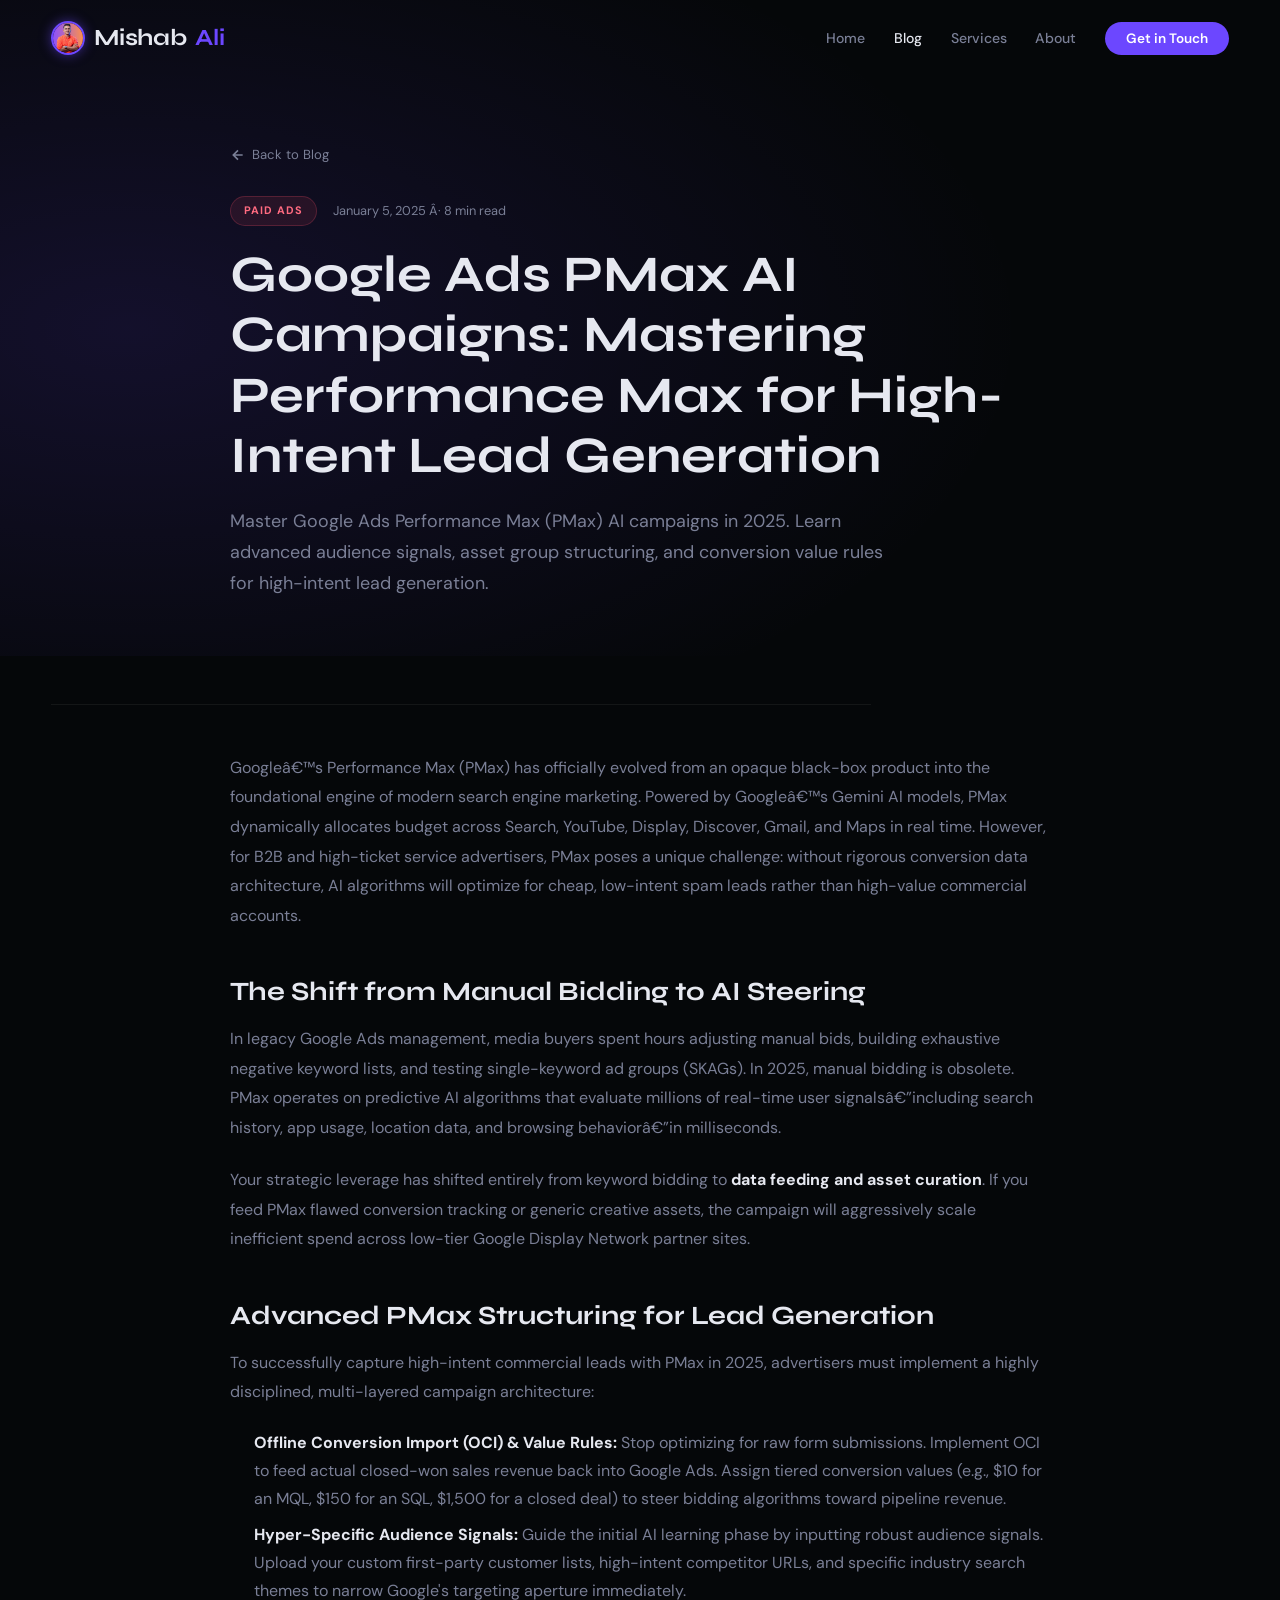
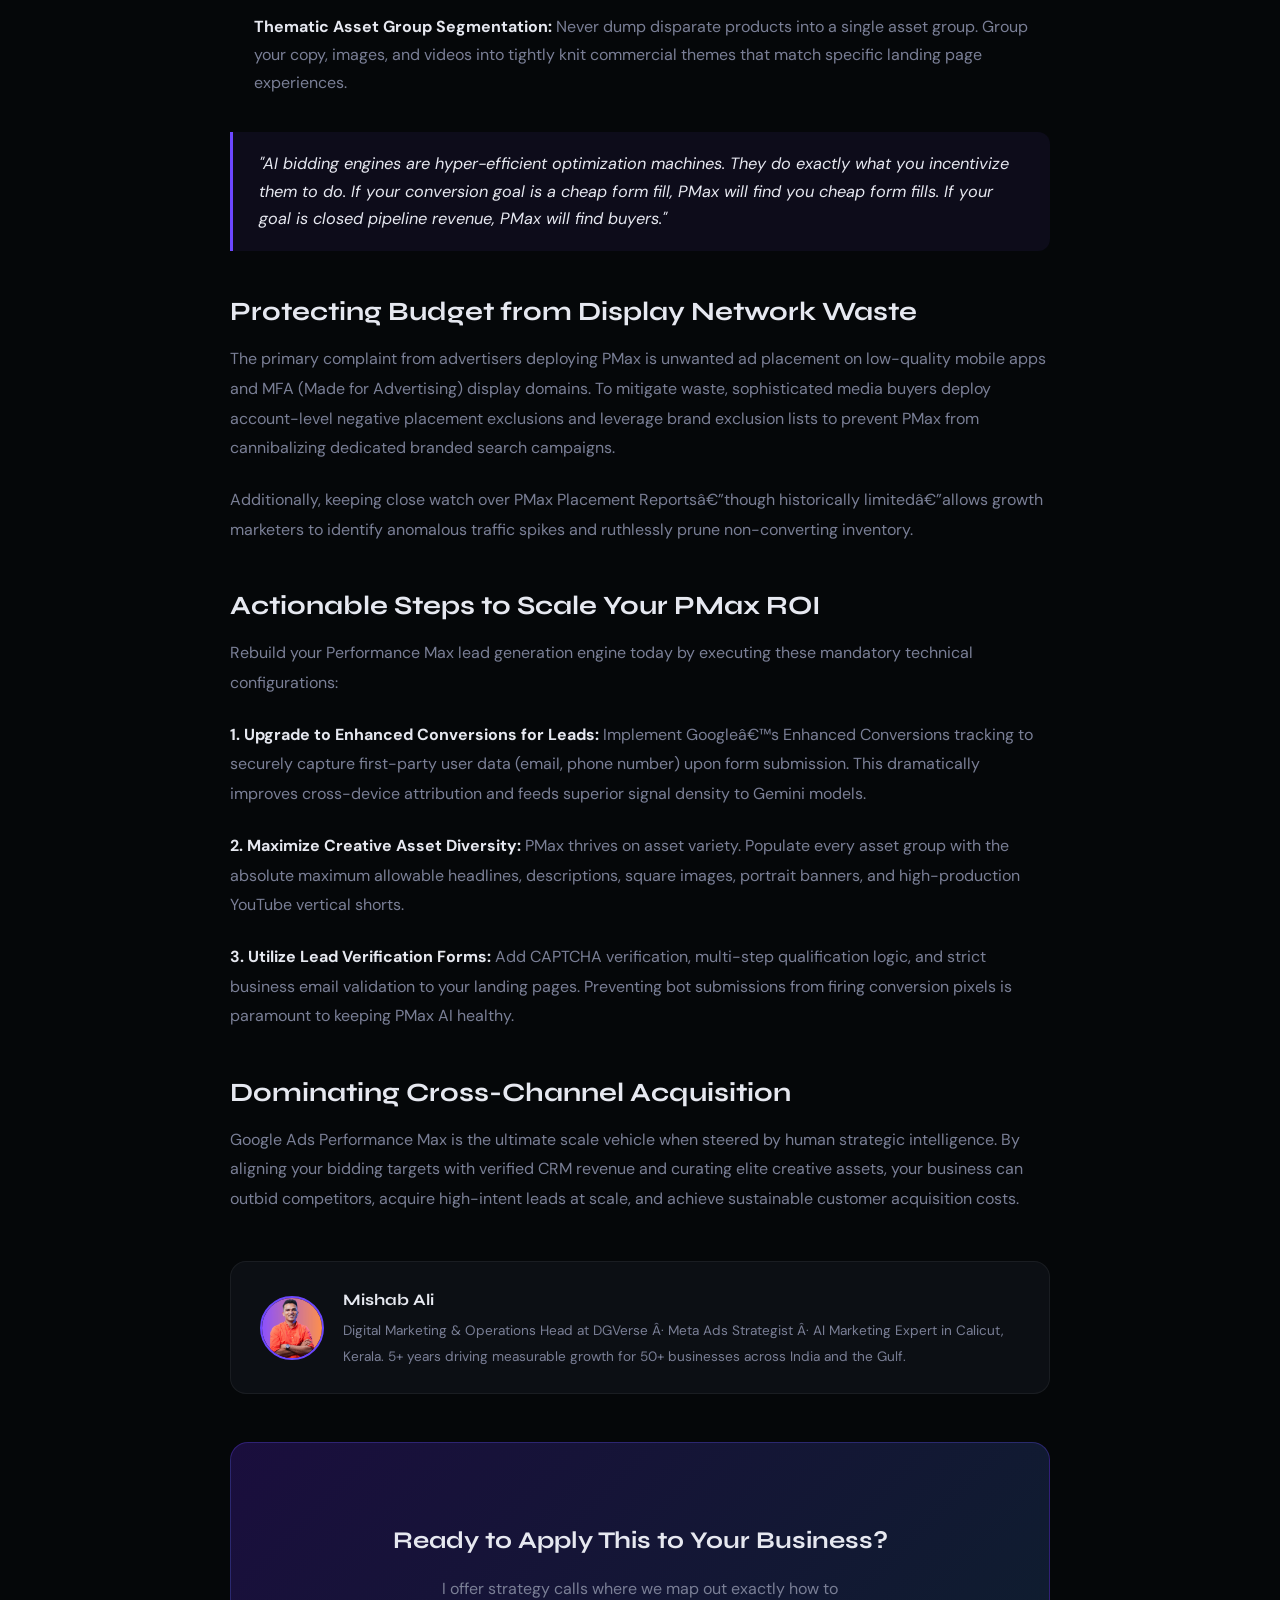
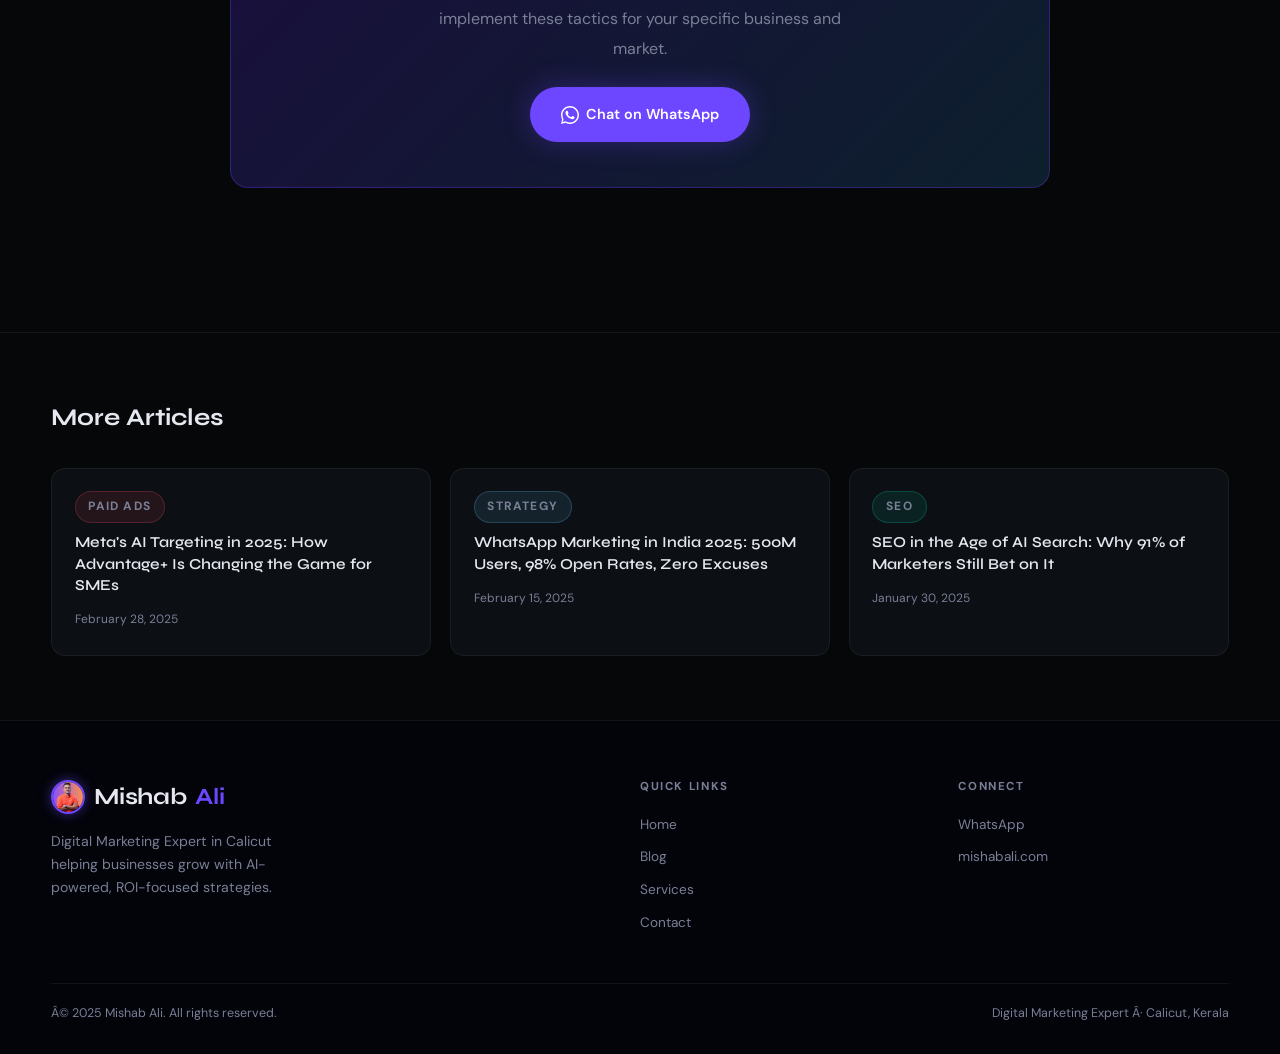
<file: blog/google-ads-ai-pmax-campaigns.html>
﻿<!DOCTYPE html>
<html lang="en">
<head>
<meta charset="UTF-8"/>
<meta name="viewport" content="width=device-width,initial-scale=1.0"/>
<meta name="description" content="Master Google Ads Performance Max (PMax) AI campaigns in 2025. Learn advanced audience signals, asset group structuring, and conversion value rules for high-intent lead generation."/>
<meta property="og:title" content="Google Ads PMax AI Campaigns: Mastering Performance Max for High-Intent Lead Generation | Mishab Ali"/>
<meta property="og:description" content="Master Google Ads Performance Max (PMax) AI campaigns in 2025. Learn advanced audience signals, asset group structuring, and conversion value rules for high-intent lead generation."/>
<title>Google Ads PMax AI Campaigns: Mastering Performance Max for High-Intent Lead Generation | Mishab Ali</title>
<link rel="canonical" href="https://mishabali.com/blog/google-ads-ai-pmax-campaigns.html"/>
<link rel="icon" type="image/png" href="../assets/images/img_14edd912d1c576ac32ae36a9069dfe90.png"/>
<link rel="preconnect" href="https://fonts.googleapis.com"/>
<link href="https://fonts.googleapis.com/css2?family=Syne:wght@400;600;700;800&family=DM+Sans:ital,wght@0,300;0,400;0,500;1,300&display=swap" rel="stylesheet"/>

<style>
@import url('https://fonts.googleapis.com/css2?family=Syne:wght@400;600;700;800&family=DM+Sans:ital,wght@0,300;0,400;0,500;1,300&display=swap');

:root {
  --bg: #050709;
  --surface: #0c0f14;
  --surface2: #111520;
  --accent: #6c47ff;
  --accent2: #00d4aa;
  --gold: #f0a500;
  --text: #e6e8f0;
  --muted: #7a7f96;
  --border: rgba(255,255,255,0.06);
  --font-display: 'Syne', sans-serif;
  --font-body: 'DM Sans', sans-serif;
  --r: 14px;
  --t: 0.28s ease;
}

*,*::before,*::after{box-sizing:border-box;margin:0;padding:0}
html{scroll-behavior:smooth}
body{background:var(--bg);color:var(--text);font-family: var(--font-body);line-height:1.75;overflow-x:hidden}
a{color:inherit;text-decoration:none}
img{max-width:100%;display:block}
ul{list-style:none}

.container{width:92%;max-width:1180px;margin:0 auto}

/* NAV */
.navbar{
  position:fixed;top:0;left:0;right:0;z-index:999;
  padding:1.1rem 0;
  transition:var(--t);
}
.navbar.scrolled{
  background:rgba(5,7,9,0.94);
  backdrop-filter:blur(18px);
  border-bottom:1px solid var(--border);
  padding:0.7rem 0;
}
.nav-inner{
  width:92%;max-width:1180px;margin:0 auto;
  display:flex;align-items:center;justify-content:space-between;
}
.logo{
  font-family: var(--font-display);font-size:1.45rem;font-weight:700;
  color:var(--text);display:flex;align-items:center;gap:0.55rem;
  letter-spacing:-0.01em;
}
.logo span{color:var(--accent)}
.logo-av{
  width:34px;height:34px;border-radius:50%;
  object-fit:cover;object-position:top;
  border:2px solid var(--accent);
  box-shadow:0 0 12px rgba(108,71,255,0.5);
}
.nav-links{display:flex;align-items:center;gap:1.8rem}
.nav-links a{font-size:0.88rem;font-weight:500;color:var(--muted);transition:color var(--t)}
.nav-links a:hover,.nav-links a.active{color:var(--text)}
.nav-cta{
  background:var(--accent)!important;color:#fff!important;
  padding:0.5rem 1.3rem;border-radius:50px;
  font-weight:600!important;font-size:0.85rem!important;
}
.nav-cta:hover{background:#7e5fff!important}

.hamburger{display:none;flex-direction:column;gap:5px;background:none;border:none;cursor:pointer;padding:.5rem}
.hamburger span{display:block;width:22px;height:2px;background:var(--text);border-radius:2px;transition:var(--t)}

/* FOOTER */
.footer{background:#03040a;border-top:1px solid var(--border);padding:3.5rem 0 1.8rem}
.footer-inner{
  display:grid;grid-template-columns:2fr 1fr 1fr;gap:3rem;margin-bottom:2.5rem;
}
.footer-brand p{color:var(--muted);font-size:0.88rem;margin-top:.8rem;max-width:260px;line-height:1.65}
.footer-col h5{
  font-family: var(--font-body);font-size:0.72rem;font-weight:700;
  text-transform:uppercase;letter-spacing:0.14em;color:var(--muted);margin-bottom:1rem;
}
.footer-col a{display:block;color:var(--muted);font-size:0.85rem;margin-bottom:.55rem;transition:color var(--t)}
.footer-col a:hover{color:var(--accent2)}
.footer-bottom{
  border-top:1px solid var(--border);padding-top:1.2rem;
  display:flex;justify-content:space-between;align-items:center;
  color:var(--muted);font-size:0.78rem;flex-wrap:wrap;gap:.5rem;
}

/* UTILS */
.btn{
  display:inline-flex;align-items:center;gap:.45rem;
  padding:.8rem 1.8rem;border-radius:50px;
  font-family: var(--font-body);font-weight:600;font-size:.9rem;
  cursor:pointer;transition:var(--t);border:2px solid transparent;
}
.btn-accent{background:var(--accent);color:#fff;box-shadow:0 0 28px rgba(108,71,255,.3)}
.btn-accent:hover{background:#7e5fff;transform:translateY(-2px)}
.btn-ghost{border-color:rgba(255,255,255,.15);color:var(--text)}
.btn-ghost:hover{border-color:var(--accent);color:var(--accent);transform:translateY(-2px)}

.tag{
  display:inline-block;padding:.28rem .8rem;border-radius:50px;
  font-size:.68rem;font-weight:700;letter-spacing:.1em;text-transform:uppercase;
}
.tag-ai{background:rgba(108,71,255,.12);color:var(--accent);border:1px solid rgba(108,71,255,.25)}
.tag-seo{background:rgba(0,212,170,.1);color:var(--accent2);border:1px solid rgba(0,212,170,.22)}
.tag-social{background:rgba(240,165,0,.1);color:var(--gold);border:1px solid rgba(240,165,0,.22)}
.tag-ads{background:rgba(255,80,100,.1);color:#ff6b80;border:1px solid rgba(255,80,100,.22)}
.tag-strategy{background:rgba(100,200,255,.1);color:#64c8ff;border:1px solid rgba(100,200,255,.22)}

@keyframes fadeUp{from{opacity:0;transform:translateY(22px)}to{opacity:1;transform:none}}
.reveal{opacity:0;transform:translateY(28px);transition:opacity .65s ease,transform .65s ease}
.reveal.in{opacity:1;transform:none}

@media(max-width:768px){
  .nav-links{
    position:fixed;top:0;right:-100%;width:270px;height:100vh;
    background:rgba(5,7,9,.97);backdrop-filter:blur(20px);
    flex-direction:column;justify-content:center;padding:2rem;
    transition:right var(--t);border-left:1px solid var(--border);
  }
  .nav-links.open{right:0}
  .hamburger{display:flex;z-index:1001}
  .footer-inner{grid-template-columns:1fr 1fr}
}
@media(max-width:500px){.footer-inner{grid-template-columns:1fr}}
</style>


<style>
.post-hero {
  padding: 9rem 0 3.5rem; position: relative; overflow: hidden;
}
.post-hero-bg {
  position: absolute; inset: 0; z-index: 0;
  background: radial-gradient(ellipse 70% 70% at 10% 50%, rgba(108,71,255,.14), transparent);
  pointer-events: none;
}
.post-hero .container { position: relative; z-index: 1; max-width: 820px; }
.back-link {
  display: inline-flex; align-items: center; gap: .4rem;
  font-size: .82rem; color: var(--muted); margin-bottom: 1.8rem;
  transition: color var(--t);
}
.back-link:hover { color: var(--accent); }
.post-meta-top { display: flex; align-items: center; gap: 1rem; margin-bottom: 1.2rem; flex-wrap: wrap; }
.post-date { font-size: .8rem; color: var(--muted); }
.post-hero h1 {
  font-family: var(--font-display); font-size: clamp(1.9rem, 4.5vw, 3.2rem);
  font-weight: 700; line-height: 1.18; margin-bottom: 1.2rem;
}
.post-intro { font-size: 1.12rem; color: var(--muted); line-height: 1.75; max-width: 680px; }
.post-divider { height: 1px; background: var(--border); margin: 3rem 0; max-width: 820px; }

/* CONTENT */
.post-body { max-width: 820px; margin: 0 auto; padding-bottom: 6rem; }
.post-body h2 {
  font-family: var(--font-display); font-size: 1.65rem; font-weight: 700;
  margin: 2.8rem 0 1rem; color: var(--text); line-height: 1.25;
}
.post-body h3 { font-family: var(--font-display); font-size: 1.25rem; margin: 2rem 0 .75rem; }
.post-body p { color: var(--muted); margin-bottom: 1.4rem; font-size: 1rem; line-height: 1.85; }
.post-body strong { color: var(--text); }
.post-body ul, .post-body ol { color: var(--muted); padding-left: 1.5rem; margin-bottom: 1.4rem; }
.post-body li { margin-bottom: .5rem; line-height: 1.75; }
.post-body blockquote {
  border-left: 3px solid var(--accent); padding: 1.1rem 1.6rem;
  background: rgba(108,71,255,.07); border-radius: 0 12px 12px 0;
  margin: 2.2rem 0; font-style: italic; color: var(--text); font-size: 1.02rem;
  line-height: 1.7;
}

/* AUTHOR BOX */
.author-box {
  display: flex; gap: 1.2rem; align-items: center;
  background: var(--surface); border: 1px solid var(--border);
  border-radius: 16px; padding: 1.5rem 1.8rem; margin: 3rem 0;
}
.author-av { width: 64px; height: 64px; border-radius: 50%; object-fit: cover; object-position: top; border: 2px solid var(--accent); flex-shrink: 0; }
.author-info h4 { font-family: var(--font-display); font-size: 1rem; font-weight: 700; margin-bottom: .25rem; }
.author-info p { color: var(--muted); font-size: .85rem; margin: 0; }

/* CTA BOX */
.post-cta {
  background: linear-gradient(135deg, #1a0e3d, #0d1f2d);
  border: 1px solid rgba(108,71,255,.3); border-radius: 18px;
  padding: 2.8rem; text-align: center; margin: 3rem 0;
}
.post-cta h3 { font-family: var(--font-display); font-size: 1.5rem; margin-bottom: .8rem; }
.post-cta p { color: var(--muted); margin-bottom: 1.5rem; max-width: 440px; margin-left: auto; margin-right: auto; }

/* RELATED */
.related-section { padding: 4rem 0; border-top: 1px solid var(--border); }
.related-section h2 { font-family: var(--font-display); font-size: 1.5rem; margin-bottom: 1.8rem; }
.related-grid { display: grid; grid-template-columns: repeat(3,1fr); gap: 1.2rem; }
.rel-card {
  background: var(--surface); border: 1px solid var(--border); border-radius: 14px;
  padding: 1.4rem; transition: var(--t);
}
.rel-card:hover { border-color: rgba(108,71,255,.3); transform: translateY(-3px); }
.rel-card h4 { font-family: var(--font-display); font-size: .95rem; font-weight: 600; line-height: 1.4; margin: .6rem 0 .5rem; }
.rel-card h4 a:hover { color: var(--accent); }
.rel-card span { font-size: .75rem; color: var(--muted); }

@media(max-width:640px) { .related-grid { grid-template-columns:1fr; } }
</style>

</head>
<body>

<nav class="navbar" id="navbar">
  <div class="nav-inner">
    <a href="../index.html" class="logo">
      <img src="../assets/images/img_14edd912d1c576ac32ae36a9069dfe90.png" class="logo-av" alt="Mishab Ali"/>
      Mishab<span>Ali</span>
    </a>
    <ul class="nav-links" id="navLinks">
      <li><a href="../index.html">Home</a></li>
      <li><a href="./index.html" class="active">Blog</a></li>
      <li><a href="../index.html#services">Services</a></li>
      <li><a href="../index.html#about">About</a></li>
      <li><a href="../index.html#contact" class="nav-cta">Get in Touch</a></li>
    </ul>
    <button class="hamburger" id="hamburger" aria-label="Menu">
      <span></span><span></span><span></span>
    </button>
  </div>
</nav>


<section class="post-hero">
  <div class="post-hero-bg"></div>
  <div class="container">
    <a href="./index.html" class="back-link">
      <svg width="16" height="16" viewBox="0 0 24 24" fill="none" stroke="currentColor" stroke-width="2.5"><path d="M19 12H5M12 19l-7-7 7-7"/></svg>
      Back to Blog
    </a>
    <div class="post-meta-top">
      <span class="tag tag-ads">Paid Ads</span>
      <span class="post-date">January 5, 2025 Â· 8 min read</span>
    </div>
    <h1>Google Ads PMax AI Campaigns: Mastering Performance Max for High-Intent Lead Generation</h1>
    <p class="post-intro">Master Google Ads Performance Max (PMax) AI campaigns in 2025. Learn advanced audience signals, asset group structuring, and conversion value rules for high-intent lead generation.</p>
  </div>
</section>

<div class="container">
  <div class="post-divider"></div>
  <div class="post-body">
    
<p>Googleâ€™s Performance Max (PMax) has officially evolved from an opaque black-box product into the foundational engine of modern search engine marketing. Powered by Googleâ€™s Gemini AI models, PMax dynamically allocates budget across Search, YouTube, Display, Discover, Gmail, and Maps in real time. However, for B2B and high-ticket service advertisers, PMax poses a unique challenge: without rigorous conversion data architecture, AI algorithms will optimize for cheap, low-intent spam leads rather than high-value commercial accounts.</p>

<h2>The Shift from Manual Bidding to AI Steering</h2>
<p>In legacy Google Ads management, media buyers spent hours adjusting manual bids, building exhaustive negative keyword lists, and testing single-keyword ad groups (SKAGs). In 2025, manual bidding is obsolete. PMax operates on predictive AI algorithms that evaluate millions of real-time user signalsâ€”including search history, app usage, location data, and browsing behaviorâ€”in milliseconds.</p>

<p>Your strategic leverage has shifted entirely from keyword bidding to <strong>data feeding and asset curation</strong>. If you feed PMax flawed conversion tracking or generic creative assets, the campaign will aggressively scale inefficient spend across low-tier Google Display Network partner sites.</p>

<h2>Advanced PMax Structuring for Lead Generation</h2>
<p>To successfully capture high-intent commercial leads with PMax in 2025, advertisers must implement a highly disciplined, multi-layered campaign architecture:</p>

<ul>
  <li><strong>Offline Conversion Import (OCI) & Value Rules:</strong> Stop optimizing for raw form submissions. Implement OCI to feed actual closed-won sales revenue back into Google Ads. Assign tiered conversion values (e.g., $10 for an MQL, $150 for an SQL, $1,500 for a closed deal) to steer bidding algorithms toward pipeline revenue.</li>
  <li><strong>Hyper-Specific Audience Signals:</strong> Guide the initial AI learning phase by inputting robust audience signals. Upload your custom first-party customer lists, high-intent competitor URLs, and specific industry search themes to narrow Google's targeting aperture immediately.</li>
  <li><strong>Thematic Asset Group Segmentation:</strong> Never dump disparate products into a single asset group. Group your copy, images, and videos into tightly knit commercial themes that match specific landing page experiences.</li>
</ul>

<blockquote>"AI bidding engines are hyper-efficient optimization machines. They do exactly what you incentivize them to do. If your conversion goal is a cheap form fill, PMax will find you cheap form fills. If your goal is closed pipeline revenue, PMax will find buyers."</blockquote>

<h2>Protecting Budget from Display Network Waste</h2>
<p>The primary complaint from advertisers deploying PMax is unwanted ad placement on low-quality mobile apps and MFA (Made for Advertising) display domains. To mitigate waste, sophisticated media buyers deploy account-level negative placement exclusions and leverage brand exclusion lists to prevent PMax from cannibalizing dedicated branded search campaigns.</p>

<p>Additionally, keeping close watch over PMax Placement Reportsâ€”though historically limitedâ€”allows growth marketers to identify anomalous traffic spikes and ruthlessly prune non-converting inventory.</p>

<h2>Actionable Steps to Scale Your PMax ROI</h2>
<p>Rebuild your Performance Max lead generation engine today by executing these mandatory technical configurations:</p>

<p><strong>1. Upgrade to Enhanced Conversions for Leads:</strong> Implement Googleâ€™s Enhanced Conversions tracking to securely capture first-party user data (email, phone number) upon form submission. This dramatically improves cross-device attribution and feeds superior signal density to Gemini models.</p>

<p><strong>2. Maximize Creative Asset Diversity:</strong> PMax thrives on asset variety. Populate every asset group with the absolute maximum allowable headlines, descriptions, square images, portrait banners, and high-production YouTube vertical shorts.</p>

<p><strong>3. Utilize Lead Verification Forms:</strong> Add CAPTCHA verification, multi-step qualification logic, and strict business email validation to your landing pages. Preventing bot submissions from firing conversion pixels is paramount to keeping PMax AI healthy.</p>

<h2>Dominating Cross-Channel Acquisition</h2>
<p>Google Ads Performance Max is the ultimate scale vehicle when steered by human strategic intelligence. By aligning your bidding targets with verified CRM revenue and curating elite creative assets, your business can outbid competitors, acquire high-intent leads at scale, and achieve sustainable customer acquisition costs.</p>


    <div class="author-box">
      <img src="../assets/images/img_14edd912d1c576ac32ae36a9069dfe90.png" alt="Mishab Ali" class="author-av"/>
      <div class="author-info">
        <h4>Mishab Ali</h4>
        <p>Digital Marketing & Operations Head at DGVerse Â· Meta Ads Strategist Â· AI Marketing Expert in Calicut, Kerala. 5+ years driving measurable growth for 50+ businesses across India and the Gulf.</p>
      </div>
    </div>

    <div class="post-cta">
      <h3>Ready to Apply This to Your Business?</h3>
      <p>I offer strategy calls where we map out exactly how to implement these tactics for your specific business and market.</p>
      <a href="https://wa.me/919747407450" class="btn btn-accent" target="_blank">
        <svg width="18" height="18" fill="currentColor" viewBox="0 0 24 24"><path d="M17.472 14.382c-.297-.149-1.758-.867-2.03-.967-.273-.099-.471-.148-.67.15-.197.297-.767.966-.94 1.164-.173.199-.347.223-.644.075-.297-.15-1.255-.463-2.39-1.475-.883-.788-1.48-1.761-1.653-2.059-.173-.297-.018-.458.13-.606.134-.133.298-.347.446-.52.149-.174.198-.298.298-.497.099-.198.05-.371-.025-.52-.075-.149-.669-1.612-.916-2.207-.242-.579-.487-.5-.669-.51-.173-.008-.371-.01-.57-.01-.198 0-.52.074-.792.372-.272.297-1.04 1.016-1.04 2.479 0 1.462 1.065 2.875 1.213 3.074.149.198 2.096 3.2 5.077 4.487.709.306 1.262.489 1.694.625.712.227 1.36.195 1.871.118.571-.085 1.758-.719 2.006-1.413.248-.694.248-1.289.173-1.413-.074-.124-.272-.198-.57-.347z"/><path d="M12 0C5.373 0 0 5.373 0 12c0 2.125.555 4.122 1.529 5.855L.057 23.882l6.197-1.623A11.94 11.94 0 0012 24c6.627 0 12-5.373 12-12S18.627 0 12 0zm0 22c-1.937 0-3.746-.524-5.303-1.437l-.38-.225-3.938 1.032 1.05-3.83-.247-.393A9.96 9.96 0 012 12C2 6.477 6.477 2 12 2s10 4.477 10 10-4.477 10-10 10z"/></svg>
        Chat on WhatsApp
      </a>
    </div>
  </div>
</div>

<section class="related-section">
  <div class="container">
    <h2>More Articles</h2>
    <div class="related-grid">
      
    <div class="rel-card">
      <span class="tag tag-ads">Paid Ads</span>
      <h4><a href="./meta-ads-ai-targeting-2025">Meta's AI Targeting in 2025: How Advantage+ Is Changing the Game for SMEs</a></h4>
      <span>February 28, 2025</span>
    </div>
    <div class="rel-card">
      <span class="tag tag-strategy">Strategy</span>
      <h4><a href="./whatsapp-marketing-automation-india">WhatsApp Marketing in India 2025: 500M Users, 98% Open Rates, Zero Excuses</a></h4>
      <span>February 15, 2025</span>
    </div>
    <div class="rel-card">
      <span class="tag tag-seo">SEO</span>
      <h4><a href="./seo-ai-search-2025">SEO in the Age of AI Search: Why 91% of Marketers Still Bet on It</a></h4>
      <span>January 30, 2025</span>
    </div>
    </div>
  </div>
</section>

<footer class="footer">
  <div class="container">
    <div class="footer-inner">
      <div class="footer-brand">
        <a href="../index.html" class="logo">
          <img src="../assets/images/img_14edd912d1c576ac32ae36a9069dfe90.png" class="logo-av" alt="Mishab Ali"/>
          Mishab<span>Ali</span>
        </a>
        <p>Digital Marketing Expert in Calicut helping businesses grow with AI-powered, ROI-focused strategies.</p>
      </div>
      <div class="footer-col">
        <h5>Quick Links</h5>
        <a href="../index.html">Home</a>
        <a href="./index.html">Blog</a>
        <a href="../index.html#services">Services</a>
        <a href="../index.html#contact">Contact</a>
      </div>
      <div class="footer-col">
        <h5>Connect</h5>
        <a href="https://wa.me/919747407450" target="_blank">WhatsApp</a>
        <a href="../index.html" target="_blank">mishabali.com</a>
      </div>
    </div>
    <div class="footer-bottom">
      <span>Â© 2025 Mishab Ali. All rights reserved.</span>
      <span>Digital Marketing Expert Â· Calicut, Kerala</span>
    </div>
  </div>
</footer>

<script>
const nb=document.getElementById('navbar');
window.addEventListener('scroll',()=>nb.classList.toggle('scrolled',scrollY>50),{passive:true});
const hb=document.getElementById('hamburger'),nl=document.getElementById('navLinks');
if(hb&&nl){
  hb.addEventListener('click',()=>nl.classList.toggle('open'));
  nl.querySelectorAll('a').forEach(a=>a.addEventListener('click',()=>nl.classList.remove('open')));
}
document.querySelectorAll('.reveal').forEach(el=>{
  new IntersectionObserver(([e])=>{if(e.isIntersecting){el.classList.add('in')}},{threshold:.12}).observe(el);
});
</script>

</body>
</html>
</file>
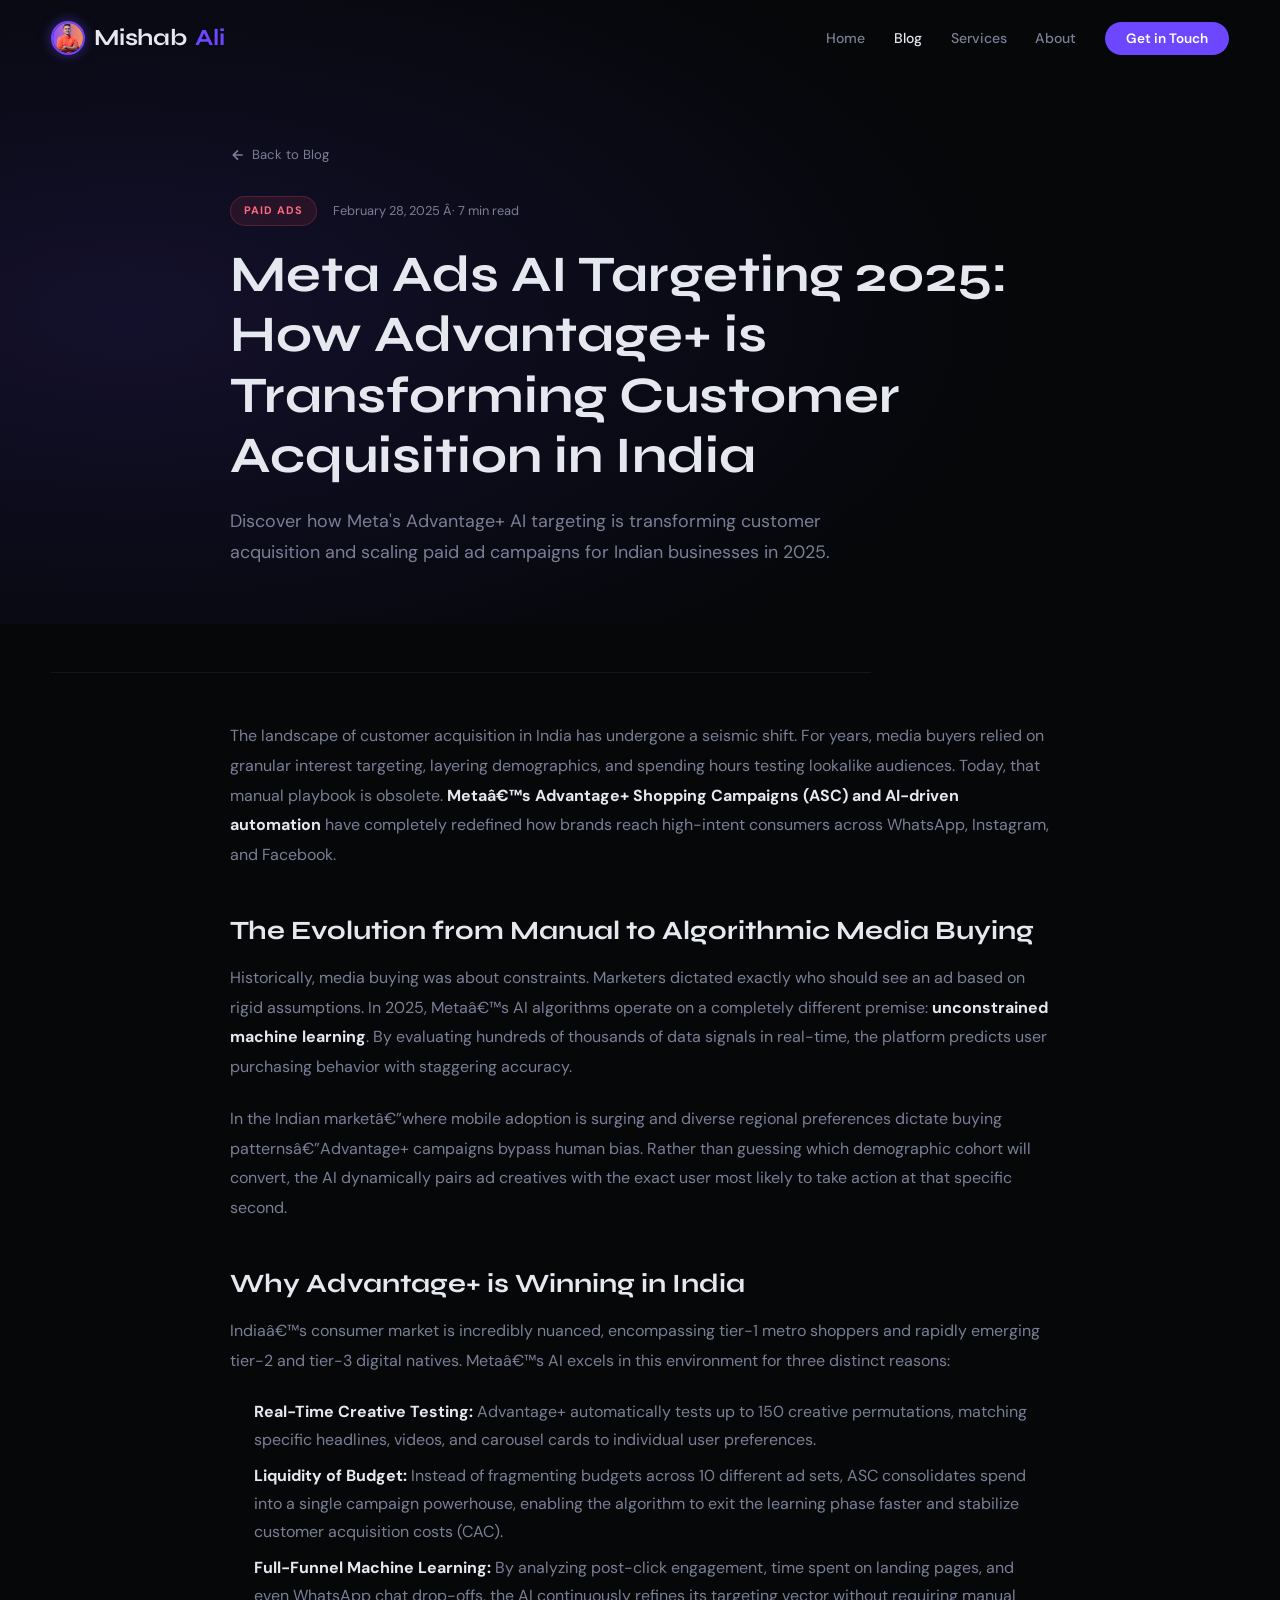
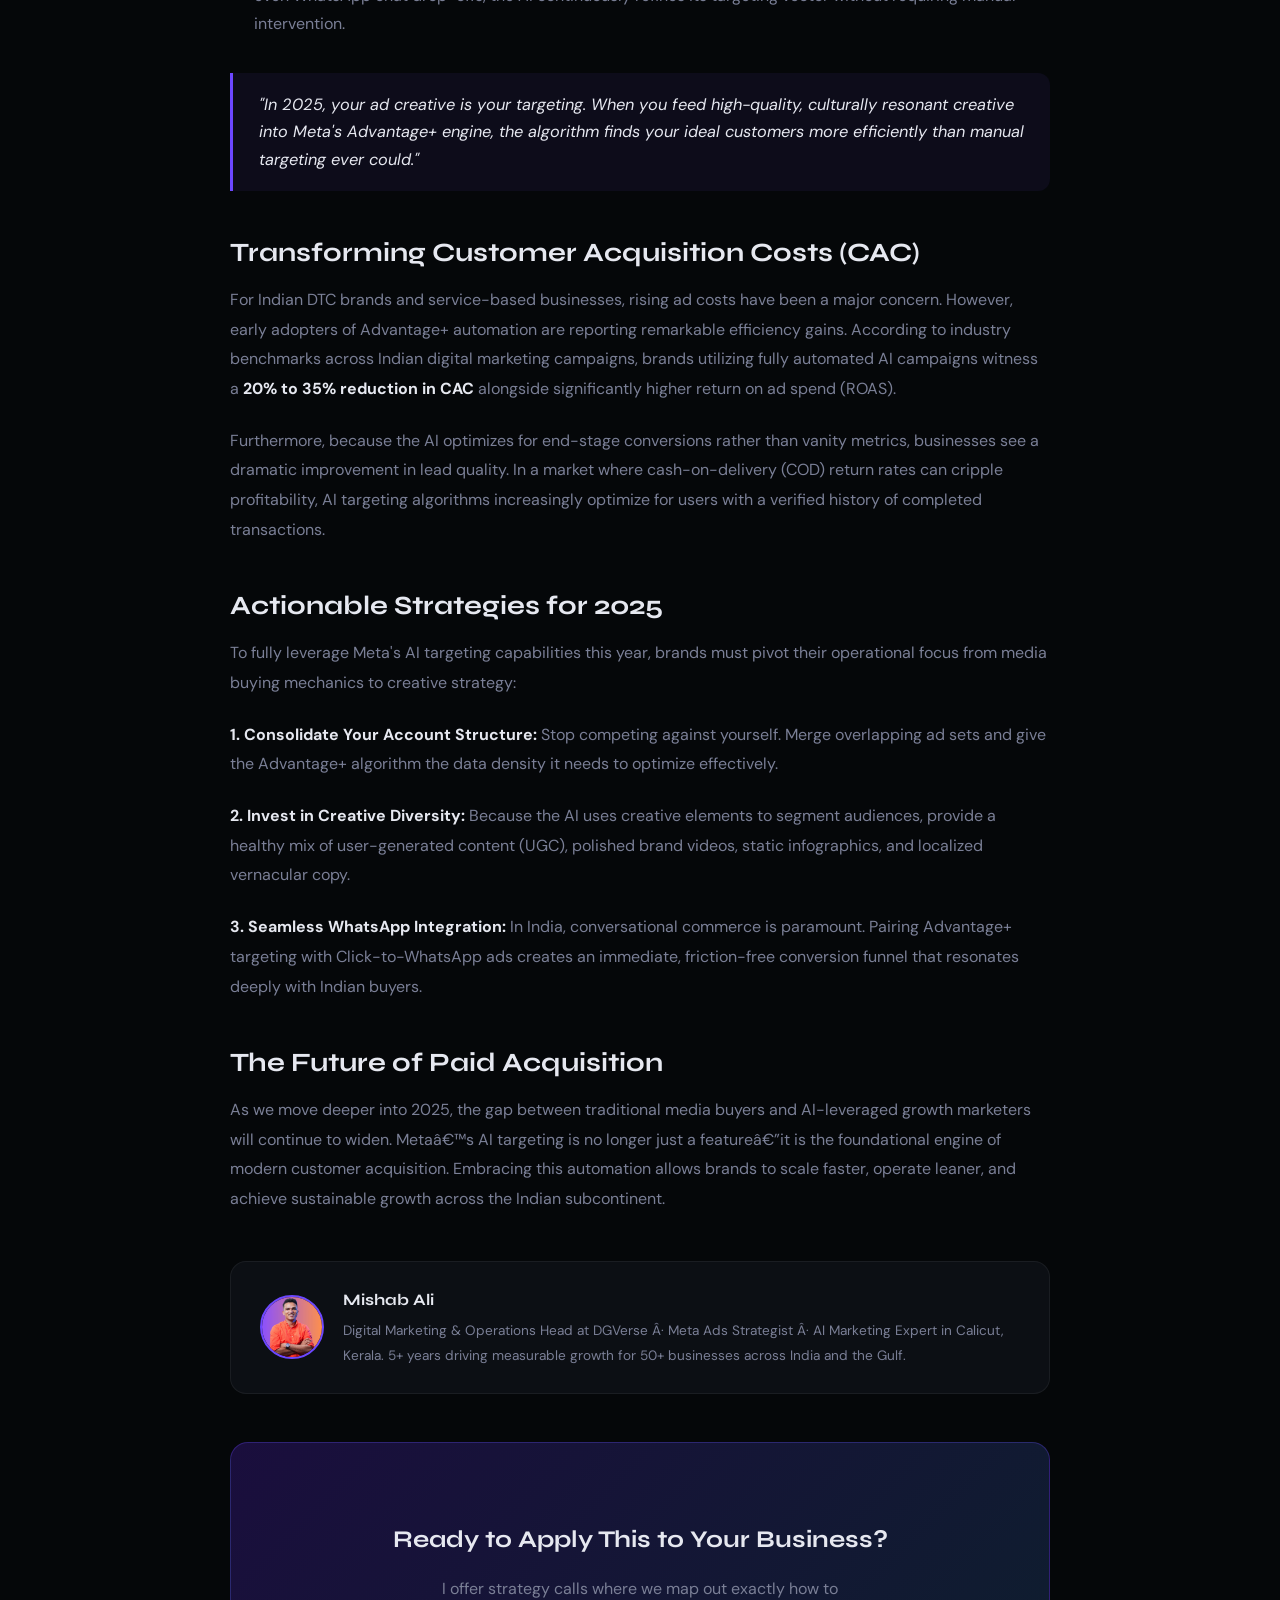
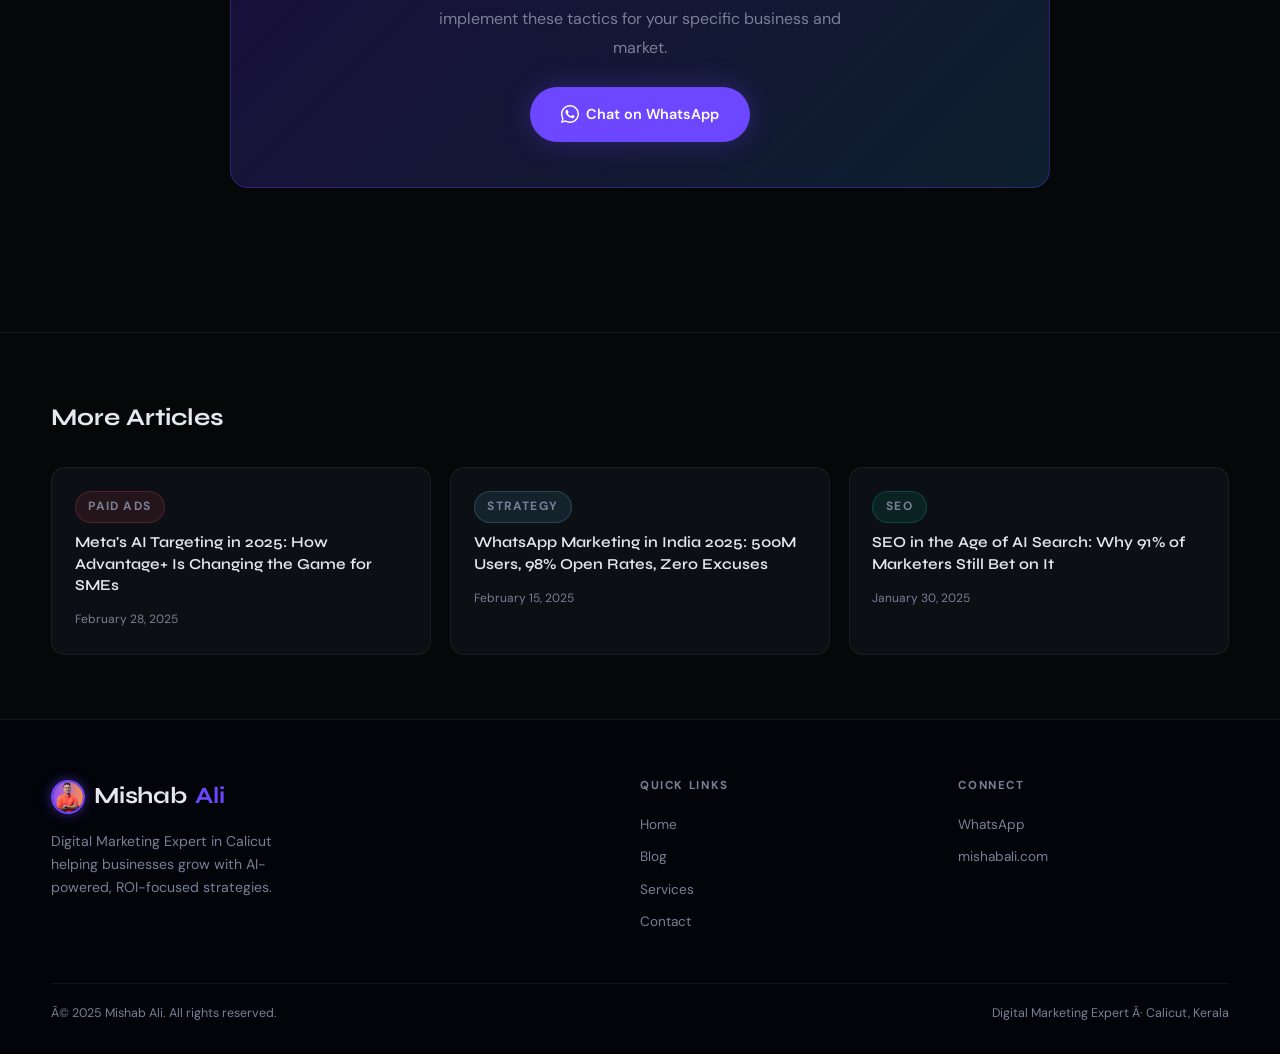
<file: blog/meta-ads-ai-targeting-2025.html>
﻿<!DOCTYPE html>
<html lang="en">
<head>
<meta charset="UTF-8"/>
<meta name="viewport" content="width=device-width,initial-scale=1.0"/>
<meta name="description" content="Discover how Meta's Advantage+ AI targeting is transforming customer acquisition and scaling paid ad campaigns for Indian businesses in 2025."/>
<meta property="og:title" content="Meta Ads AI Targeting 2025: How Advantage+ is Transforming Customer Acquisition in India | Mishab Ali"/>
<meta property="og:description" content="Discover how Meta's Advantage+ AI targeting is transforming customer acquisition and scaling paid ad campaigns for Indian businesses in 2025."/>
<title>Meta Ads AI Targeting 2025: How Advantage+ is Transforming Customer Acquisition in India | Mishab Ali</title>
<link rel="canonical" href="https://mishabali.com/blog/meta-ads-ai-targeting-2025.html"/>
<link rel="icon" type="image/png" href="../assets/images/img_14edd912d1c576ac32ae36a9069dfe90.png"/>
<link rel="preconnect" href="https://fonts.googleapis.com"/>
<link href="https://fonts.googleapis.com/css2?family=Syne:wght@400;600;700;800&family=DM+Sans:ital,wght@0,300;0,400;0,500;1,300&display=swap" rel="stylesheet"/>

<style>
@import url('https://fonts.googleapis.com/css2?family=Syne:wght@400;600;700;800&family=DM+Sans:ital,wght@0,300;0,400;0,500;1,300&display=swap');

:root {
  --bg: #050709;
  --surface: #0c0f14;
  --surface2: #111520;
  --accent: #6c47ff;
  --accent2: #00d4aa;
  --gold: #f0a500;
  --text: #e6e8f0;
  --muted: #7a7f96;
  --border: rgba(255,255,255,0.06);
  --font-display: 'Syne', sans-serif;
  --font-body: 'DM Sans', sans-serif;
  --r: 14px;
  --t: 0.28s ease;
}

*,*::before,*::after{box-sizing:border-box;margin:0;padding:0}
html{scroll-behavior:smooth}
body{background:var(--bg);color:var(--text);font-family: var(--font-body);line-height:1.75;overflow-x:hidden}
a{color:inherit;text-decoration:none}
img{max-width:100%;display:block}
ul{list-style:none}

.container{width:92%;max-width:1180px;margin:0 auto}

/* NAV */
.navbar{
  position:fixed;top:0;left:0;right:0;z-index:999;
  padding:1.1rem 0;
  transition:var(--t);
}
.navbar.scrolled{
  background:rgba(5,7,9,0.94);
  backdrop-filter:blur(18px);
  border-bottom:1px solid var(--border);
  padding:0.7rem 0;
}
.nav-inner{
  width:92%;max-width:1180px;margin:0 auto;
  display:flex;align-items:center;justify-content:space-between;
}
.logo{
  font-family: var(--font-display);font-size:1.45rem;font-weight:700;
  color:var(--text);display:flex;align-items:center;gap:0.55rem;
  letter-spacing:-0.01em;
}
.logo span{color:var(--accent)}
.logo-av{
  width:34px;height:34px;border-radius:50%;
  object-fit:cover;object-position:top;
  border:2px solid var(--accent);
  box-shadow:0 0 12px rgba(108,71,255,0.5);
}
.nav-links{display:flex;align-items:center;gap:1.8rem}
.nav-links a{font-size:0.88rem;font-weight:500;color:var(--muted);transition:color var(--t)}
.nav-links a:hover,.nav-links a.active{color:var(--text)}
.nav-cta{
  background:var(--accent)!important;color:#fff!important;
  padding:0.5rem 1.3rem;border-radius:50px;
  font-weight:600!important;font-size:0.85rem!important;
}
.nav-cta:hover{background:#7e5fff!important}

.hamburger{display:none;flex-direction:column;gap:5px;background:none;border:none;cursor:pointer;padding:.5rem}
.hamburger span{display:block;width:22px;height:2px;background:var(--text);border-radius:2px;transition:var(--t)}

/* FOOTER */
.footer{background:#03040a;border-top:1px solid var(--border);padding:3.5rem 0 1.8rem}
.footer-inner{
  display:grid;grid-template-columns:2fr 1fr 1fr;gap:3rem;margin-bottom:2.5rem;
}
.footer-brand p{color:var(--muted);font-size:0.88rem;margin-top:.8rem;max-width:260px;line-height:1.65}
.footer-col h5{
  font-family: var(--font-body);font-size:0.72rem;font-weight:700;
  text-transform:uppercase;letter-spacing:0.14em;color:var(--muted);margin-bottom:1rem;
}
.footer-col a{display:block;color:var(--muted);font-size:0.85rem;margin-bottom:.55rem;transition:color var(--t)}
.footer-col a:hover{color:var(--accent2)}
.footer-bottom{
  border-top:1px solid var(--border);padding-top:1.2rem;
  display:flex;justify-content:space-between;align-items:center;
  color:var(--muted);font-size:0.78rem;flex-wrap:wrap;gap:.5rem;
}

/* UTILS */
.btn{
  display:inline-flex;align-items:center;gap:.45rem;
  padding:.8rem 1.8rem;border-radius:50px;
  font-family: var(--font-body);font-weight:600;font-size:.9rem;
  cursor:pointer;transition:var(--t);border:2px solid transparent;
}
.btn-accent{background:var(--accent);color:#fff;box-shadow:0 0 28px rgba(108,71,255,.3)}
.btn-accent:hover{background:#7e5fff;transform:translateY(-2px)}
.btn-ghost{border-color:rgba(255,255,255,.15);color:var(--text)}
.btn-ghost:hover{border-color:var(--accent);color:var(--accent);transform:translateY(-2px)}

.tag{
  display:inline-block;padding:.28rem .8rem;border-radius:50px;
  font-size:.68rem;font-weight:700;letter-spacing:.1em;text-transform:uppercase;
}
.tag-ai{background:rgba(108,71,255,.12);color:var(--accent);border:1px solid rgba(108,71,255,.25)}
.tag-seo{background:rgba(0,212,170,.1);color:var(--accent2);border:1px solid rgba(0,212,170,.22)}
.tag-social{background:rgba(240,165,0,.1);color:var(--gold);border:1px solid rgba(240,165,0,.22)}
.tag-ads{background:rgba(255,80,100,.1);color:#ff6b80;border:1px solid rgba(255,80,100,.22)}
.tag-strategy{background:rgba(100,200,255,.1);color:#64c8ff;border:1px solid rgba(100,200,255,.22)}

@keyframes fadeUp{from{opacity:0;transform:translateY(22px)}to{opacity:1;transform:none}}
.reveal{opacity:0;transform:translateY(28px);transition:opacity .65s ease,transform .65s ease}
.reveal.in{opacity:1;transform:none}

@media(max-width:768px){
  .nav-links{
    position:fixed;top:0;right:-100%;width:270px;height:100vh;
    background:rgba(5,7,9,.97);backdrop-filter:blur(20px);
    flex-direction:column;justify-content:center;padding:2rem;
    transition:right var(--t);border-left:1px solid var(--border);
  }
  .nav-links.open{right:0}
  .hamburger{display:flex;z-index:1001}
  .footer-inner{grid-template-columns:1fr 1fr}
}
@media(max-width:500px){.footer-inner{grid-template-columns:1fr}}
</style>


<style>
.post-hero {
  padding: 9rem 0 3.5rem; position: relative; overflow: hidden;
}
.post-hero-bg {
  position: absolute; inset: 0; z-index: 0;
  background: radial-gradient(ellipse 70% 70% at 10% 50%, rgba(108,71,255,.14), transparent);
  pointer-events: none;
}
.post-hero .container { position: relative; z-index: 1; max-width: 820px; }
.back-link {
  display: inline-flex; align-items: center; gap: .4rem;
  font-size: .82rem; color: var(--muted); margin-bottom: 1.8rem;
  transition: color var(--t);
}
.back-link:hover { color: var(--accent); }
.post-meta-top { display: flex; align-items: center; gap: 1rem; margin-bottom: 1.2rem; flex-wrap: wrap; }
.post-date { font-size: .8rem; color: var(--muted); }
.post-hero h1 {
  font-family: var(--font-display); font-size: clamp(1.9rem, 4.5vw, 3.2rem);
  font-weight: 700; line-height: 1.18; margin-bottom: 1.2rem;
}
.post-intro { font-size: 1.12rem; color: var(--muted); line-height: 1.75; max-width: 680px; }
.post-divider { height: 1px; background: var(--border); margin: 3rem 0; max-width: 820px; }

/* CONTENT */
.post-body { max-width: 820px; margin: 0 auto; padding-bottom: 6rem; }
.post-body h2 {
  font-family: var(--font-display); font-size: 1.65rem; font-weight: 700;
  margin: 2.8rem 0 1rem; color: var(--text); line-height: 1.25;
}
.post-body h3 { font-family: var(--font-display); font-size: 1.25rem; margin: 2rem 0 .75rem; }
.post-body p { color: var(--muted); margin-bottom: 1.4rem; font-size: 1rem; line-height: 1.85; }
.post-body strong { color: var(--text); }
.post-body ul, .post-body ol { color: var(--muted); padding-left: 1.5rem; margin-bottom: 1.4rem; }
.post-body li { margin-bottom: .5rem; line-height: 1.75; }
.post-body blockquote {
  border-left: 3px solid var(--accent); padding: 1.1rem 1.6rem;
  background: rgba(108,71,255,.07); border-radius: 0 12px 12px 0;
  margin: 2.2rem 0; font-style: italic; color: var(--text); font-size: 1.02rem;
  line-height: 1.7;
}

/* AUTHOR BOX */
.author-box {
  display: flex; gap: 1.2rem; align-items: center;
  background: var(--surface); border: 1px solid var(--border);
  border-radius: 16px; padding: 1.5rem 1.8rem; margin: 3rem 0;
}
.author-av { width: 64px; height: 64px; border-radius: 50%; object-fit: cover; object-position: top; border: 2px solid var(--accent); flex-shrink: 0; }
.author-info h4 { font-family: var(--font-display); font-size: 1rem; font-weight: 700; margin-bottom: .25rem; }
.author-info p { color: var(--muted); font-size: .85rem; margin: 0; }

/* CTA BOX */
.post-cta {
  background: linear-gradient(135deg, #1a0e3d, #0d1f2d);
  border: 1px solid rgba(108,71,255,.3); border-radius: 18px;
  padding: 2.8rem; text-align: center; margin: 3rem 0;
}
.post-cta h3 { font-family: var(--font-display); font-size: 1.5rem; margin-bottom: .8rem; }
.post-cta p { color: var(--muted); margin-bottom: 1.5rem; max-width: 440px; margin-left: auto; margin-right: auto; }

/* RELATED */
.related-section { padding: 4rem 0; border-top: 1px solid var(--border); }
.related-section h2 { font-family: var(--font-display); font-size: 1.5rem; margin-bottom: 1.8rem; }
.related-grid { display: grid; grid-template-columns: repeat(3,1fr); gap: 1.2rem; }
.rel-card {
  background: var(--surface); border: 1px solid var(--border); border-radius: 14px;
  padding: 1.4rem; transition: var(--t);
}
.rel-card:hover { border-color: rgba(108,71,255,.3); transform: translateY(-3px); }
.rel-card h4 { font-family: var(--font-display); font-size: .95rem; font-weight: 600; line-height: 1.4; margin: .6rem 0 .5rem; }
.rel-card h4 a:hover { color: var(--accent); }
.rel-card span { font-size: .75rem; color: var(--muted); }

@media(max-width:640px) { .related-grid { grid-template-columns:1fr; } }
</style>

</head>
<body>

<nav class="navbar" id="navbar">
  <div class="nav-inner">
    <a href="../index.html" class="logo">
      <img src="../assets/images/img_14edd912d1c576ac32ae36a9069dfe90.png" class="logo-av" alt="Mishab Ali"/>
      Mishab<span>Ali</span>
    </a>
    <ul class="nav-links" id="navLinks">
      <li><a href="../index.html">Home</a></li>
      <li><a href="./index.html" class="active">Blog</a></li>
      <li><a href="../index.html#services">Services</a></li>
      <li><a href="../index.html#about">About</a></li>
      <li><a href="../index.html#contact" class="nav-cta">Get in Touch</a></li>
    </ul>
    <button class="hamburger" id="hamburger" aria-label="Menu">
      <span></span><span></span><span></span>
    </button>
  </div>
</nav>


<section class="post-hero">
  <div class="post-hero-bg"></div>
  <div class="container">
    <a href="./index.html" class="back-link">
      <svg width="16" height="16" viewBox="0 0 24 24" fill="none" stroke="currentColor" stroke-width="2.5"><path d="M19 12H5M12 19l-7-7 7-7"/></svg>
      Back to Blog
    </a>
    <div class="post-meta-top">
      <span class="tag tag-ads">Paid Ads</span>
      <span class="post-date">February 28, 2025 Â· 7 min read</span>
    </div>
    <h1>Meta Ads AI Targeting 2025: How Advantage+ is Transforming Customer Acquisition in India</h1>
    <p class="post-intro">Discover how Meta's Advantage+ AI targeting is transforming customer acquisition and scaling paid ad campaigns for Indian businesses in 2025.</p>
  </div>
</section>

<div class="container">
  <div class="post-divider"></div>
  <div class="post-body">
    
<p>The landscape of customer acquisition in India has undergone a seismic shift. For years, media buyers relied on granular interest targeting, layering demographics, and spending hours testing lookalike audiences. Today, that manual playbook is obsolete. <strong>Metaâ€™s Advantage+ Shopping Campaigns (ASC) and AI-driven automation</strong> have completely redefined how brands reach high-intent consumers across WhatsApp, Instagram, and Facebook.</p>

<h2>The Evolution from Manual to Algorithmic Media Buying</h2>
<p>Historically, media buying was about constraints. Marketers dictated exactly who should see an ad based on rigid assumptions. In 2025, Metaâ€™s AI algorithms operate on a completely different premise: <strong>unconstrained machine learning</strong>. By evaluating hundreds of thousands of data signals in real-time, the platform predicts user purchasing behavior with staggering accuracy.</p>

<p>In the Indian marketâ€”where mobile adoption is surging and diverse regional preferences dictate buying patternsâ€”Advantage+ campaigns bypass human bias. Rather than guessing which demographic cohort will convert, the AI dynamically pairs ad creatives with the exact user most likely to take action at that specific second.</p>

<h2>Why Advantage+ is Winning in India</h2>
<p>Indiaâ€™s consumer market is incredibly nuanced, encompassing tier-1 metro shoppers and rapidly emerging tier-2 and tier-3 digital natives. Metaâ€™s AI excels in this environment for three distinct reasons:</p>

<ul>
  <li><strong>Real-Time Creative Testing:</strong> Advantage+ automatically tests up to 150 creative permutations, matching specific headlines, videos, and carousel cards to individual user preferences.</li>
  <li><strong>Liquidity of Budget:</strong> Instead of fragmenting budgets across 10 different ad sets, ASC consolidates spend into a single campaign powerhouse, enabling the algorithm to exit the learning phase faster and stabilize customer acquisition costs (CAC).</li>
  <li><strong>Full-Funnel Machine Learning:</strong> By analyzing post-click engagement, time spent on landing pages, and even WhatsApp chat drop-offs, the AI continuously refines its targeting vector without requiring manual intervention.</li>
</ul>

<blockquote>"In 2025, your ad creative is your targeting. When you feed high-quality, culturally resonant creative into Meta's Advantage+ engine, the algorithm finds your ideal customers more efficiently than manual targeting ever could."</blockquote>

<h2>Transforming Customer Acquisition Costs (CAC)</h2>
<p>For Indian DTC brands and service-based businesses, rising ad costs have been a major concern. However, early adopters of Advantage+ automation are reporting remarkable efficiency gains. According to industry benchmarks across Indian digital marketing campaigns, brands utilizing fully automated AI campaigns witness a <strong>20% to 35% reduction in CAC</strong> alongside significantly higher return on ad spend (ROAS).</p>

<p>Furthermore, because the AI optimizes for end-stage conversions rather than vanity metrics, businesses see a dramatic improvement in lead quality. In a market where cash-on-delivery (COD) return rates can cripple profitability, AI targeting algorithms increasingly optimize for users with a verified history of completed transactions.</p>

<h2>Actionable Strategies for 2025</h2>
<p>To fully leverage Meta's AI targeting capabilities this year, brands must pivot their operational focus from media buying mechanics to creative strategy:</p>

<p><strong>1. Consolidate Your Account Structure:</strong> Stop competing against yourself. Merge overlapping ad sets and give the Advantage+ algorithm the data density it needs to optimize effectively.</p>

<p><strong>2. Invest in Creative Diversity:</strong> Because the AI uses creative elements to segment audiences, provide a healthy mix of user-generated content (UGC), polished brand videos, static infographics, and localized vernacular copy.</p>

<p><strong>3. Seamless WhatsApp Integration:</strong> In India, conversational commerce is paramount. Pairing Advantage+ targeting with Click-to-WhatsApp ads creates an immediate, friction-free conversion funnel that resonates deeply with Indian buyers.</p>

<h2>The Future of Paid Acquisition</h2>
<p>As we move deeper into 2025, the gap between traditional media buyers and AI-leveraged growth marketers will continue to widen. Metaâ€™s AI targeting is no longer just a featureâ€”it is the foundational engine of modern customer acquisition. Embracing this automation allows brands to scale faster, operate leaner, and achieve sustainable growth across the Indian subcontinent.</p>


    <div class="author-box">
      <img src="../assets/images/img_14edd912d1c576ac32ae36a9069dfe90.png" alt="Mishab Ali" class="author-av"/>
      <div class="author-info">
        <h4>Mishab Ali</h4>
        <p>Digital Marketing & Operations Head at DGVerse Â· Meta Ads Strategist Â· AI Marketing Expert in Calicut, Kerala. 5+ years driving measurable growth for 50+ businesses across India and the Gulf.</p>
      </div>
    </div>

    <div class="post-cta">
      <h3>Ready to Apply This to Your Business?</h3>
      <p>I offer strategy calls where we map out exactly how to implement these tactics for your specific business and market.</p>
      <a href="https://wa.me/919747407450" class="btn btn-accent" target="_blank">
        <svg width="18" height="18" fill="currentColor" viewBox="0 0 24 24"><path d="M17.472 14.382c-.297-.149-1.758-.867-2.03-.967-.273-.099-.471-.148-.67.15-.197.297-.767.966-.94 1.164-.173.199-.347.223-.644.075-.297-.15-1.255-.463-2.39-1.475-.883-.788-1.48-1.761-1.653-2.059-.173-.297-.018-.458.13-.606.134-.133.298-.347.446-.52.149-.174.198-.298.298-.497.099-.198.05-.371-.025-.52-.075-.149-.669-1.612-.916-2.207-.242-.579-.487-.5-.669-.51-.173-.008-.371-.01-.57-.01-.198 0-.52.074-.792.372-.272.297-1.04 1.016-1.04 2.479 0 1.462 1.065 2.875 1.213 3.074.149.198 2.096 3.2 5.077 4.487.709.306 1.262.489 1.694.625.712.227 1.36.195 1.871.118.571-.085 1.758-.719 2.006-1.413.248-.694.248-1.289.173-1.413-.074-.124-.272-.198-.57-.347z"/><path d="M12 0C5.373 0 0 5.373 0 12c0 2.125.555 4.122 1.529 5.855L.057 23.882l6.197-1.623A11.94 11.94 0 0012 24c6.627 0 12-5.373 12-12S18.627 0 12 0zm0 22c-1.937 0-3.746-.524-5.303-1.437l-.38-.225-3.938 1.032 1.05-3.83-.247-.393A9.96 9.96 0 012 12C2 6.477 6.477 2 12 2s10 4.477 10 10-4.477 10-10 10z"/></svg>
        Chat on WhatsApp
      </a>
    </div>
  </div>
</div>

<section class="related-section">
  <div class="container">
    <h2>More Articles</h2>
    <div class="related-grid">
      
    <div class="rel-card">
      <span class="tag tag-ads">Paid Ads</span>
      <h4><a href="./meta-ads-ai-targeting-2025">Meta's AI Targeting in 2025: How Advantage+ Is Changing the Game for SMEs</a></h4>
      <span>February 28, 2025</span>
    </div>
    <div class="rel-card">
      <span class="tag tag-strategy">Strategy</span>
      <h4><a href="./whatsapp-marketing-automation-india">WhatsApp Marketing in India 2025: 500M Users, 98% Open Rates, Zero Excuses</a></h4>
      <span>February 15, 2025</span>
    </div>
    <div class="rel-card">
      <span class="tag tag-seo">SEO</span>
      <h4><a href="./seo-ai-search-2025">SEO in the Age of AI Search: Why 91% of Marketers Still Bet on It</a></h4>
      <span>January 30, 2025</span>
    </div>
    </div>
  </div>
</section>

<footer class="footer">
  <div class="container">
    <div class="footer-inner">
      <div class="footer-brand">
        <a href="../index.html" class="logo">
          <img src="../assets/images/img_14edd912d1c576ac32ae36a9069dfe90.png" class="logo-av" alt="Mishab Ali"/>
          Mishab<span>Ali</span>
        </a>
        <p>Digital Marketing Expert in Calicut helping businesses grow with AI-powered, ROI-focused strategies.</p>
      </div>
      <div class="footer-col">
        <h5>Quick Links</h5>
        <a href="../index.html">Home</a>
        <a href="./index.html">Blog</a>
        <a href="../index.html#services">Services</a>
        <a href="../index.html#contact">Contact</a>
      </div>
      <div class="footer-col">
        <h5>Connect</h5>
        <a href="https://wa.me/919747407450" target="_blank">WhatsApp</a>
        <a href="../index.html" target="_blank">mishabali.com</a>
      </div>
    </div>
    <div class="footer-bottom">
      <span>Â© 2025 Mishab Ali. All rights reserved.</span>
      <span>Digital Marketing Expert Â· Calicut, Kerala</span>
    </div>
  </div>
</footer>

<script>
const nb=document.getElementById('navbar');
window.addEventListener('scroll',()=>nb.classList.toggle('scrolled',scrollY>50),{passive:true});
const hb=document.getElementById('hamburger'),nl=document.getElementById('navLinks');
if(hb&&nl){
  hb.addEventListener('click',()=>nl.classList.toggle('open'));
  nl.querySelectorAll('a').forEach(a=>a.addEventListener('click',()=>nl.classList.remove('open')));
}
document.querySelectorAll('.reveal').forEach(el=>{
  new IntersectionObserver(([e])=>{if(e.isIntersecting){el.classList.add('in')}},{threshold:.12}).observe(el);
});
</script>

</body>
</html>
</file>
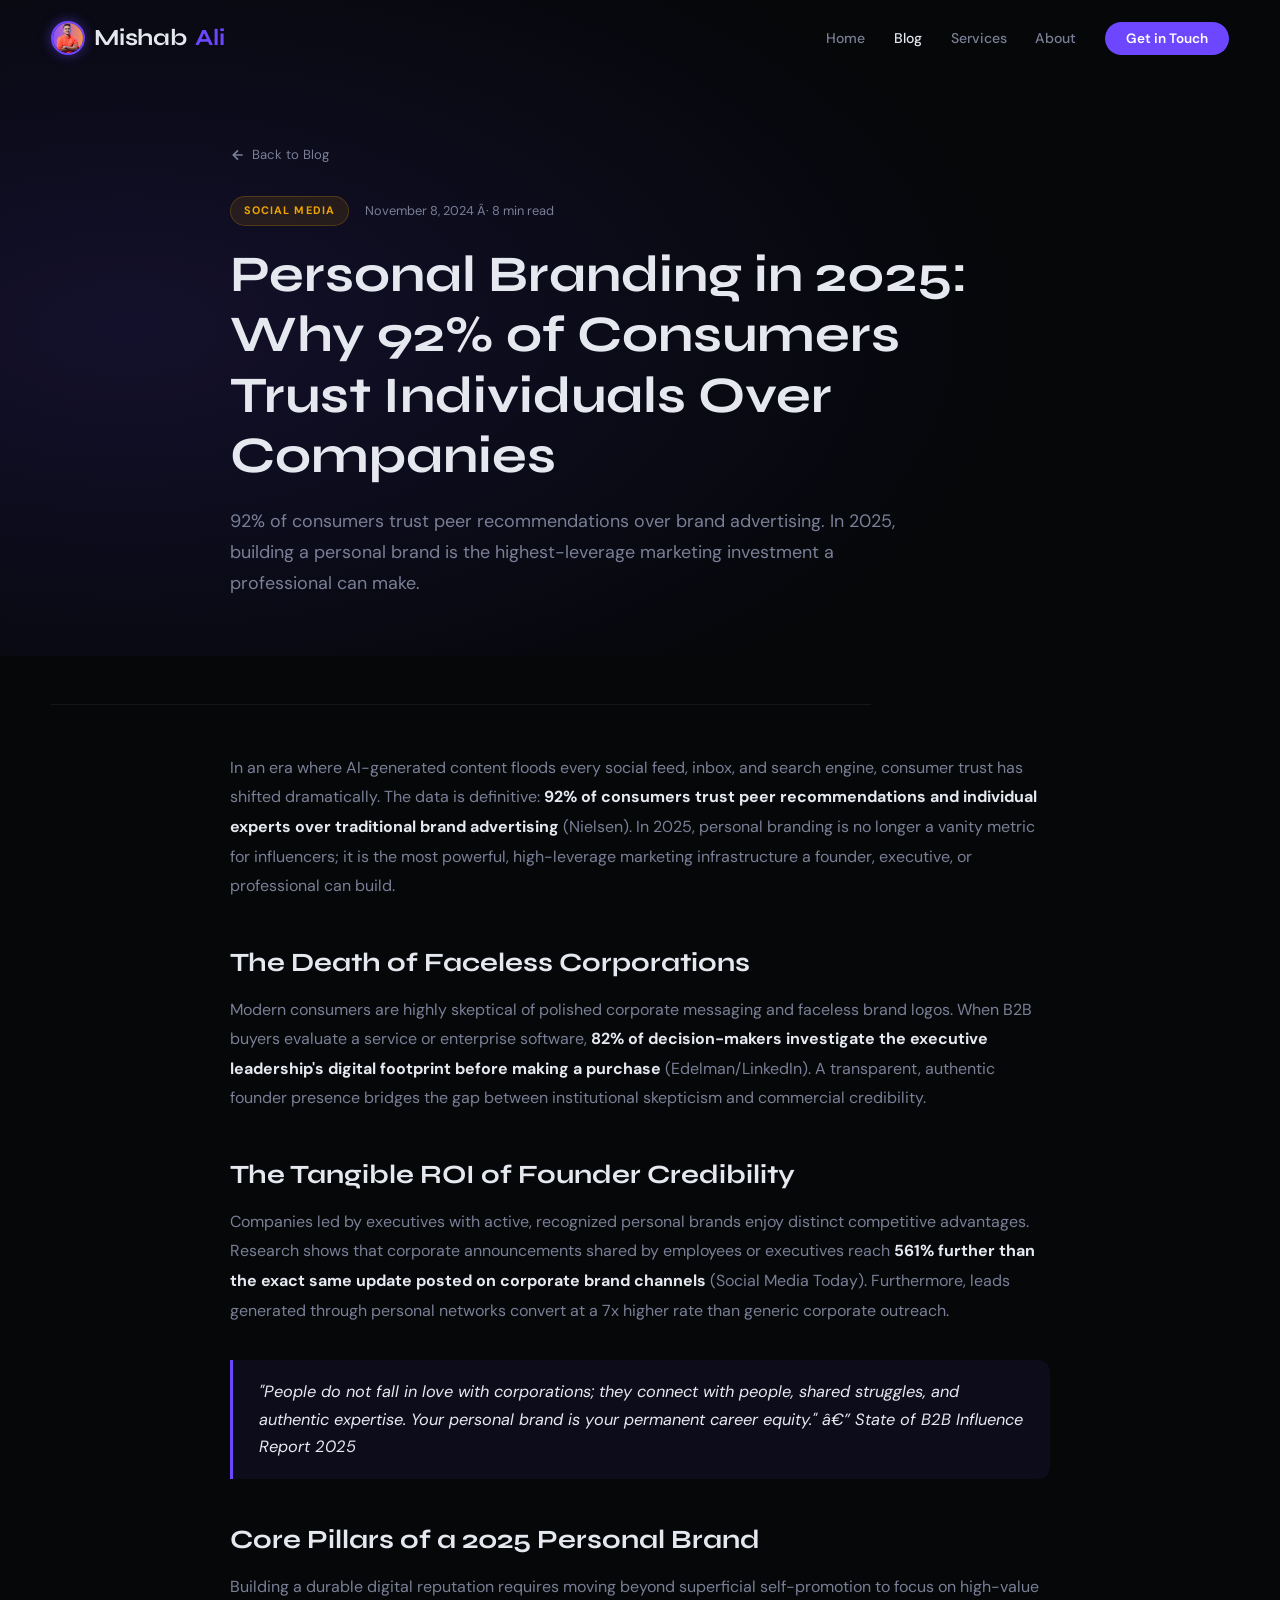
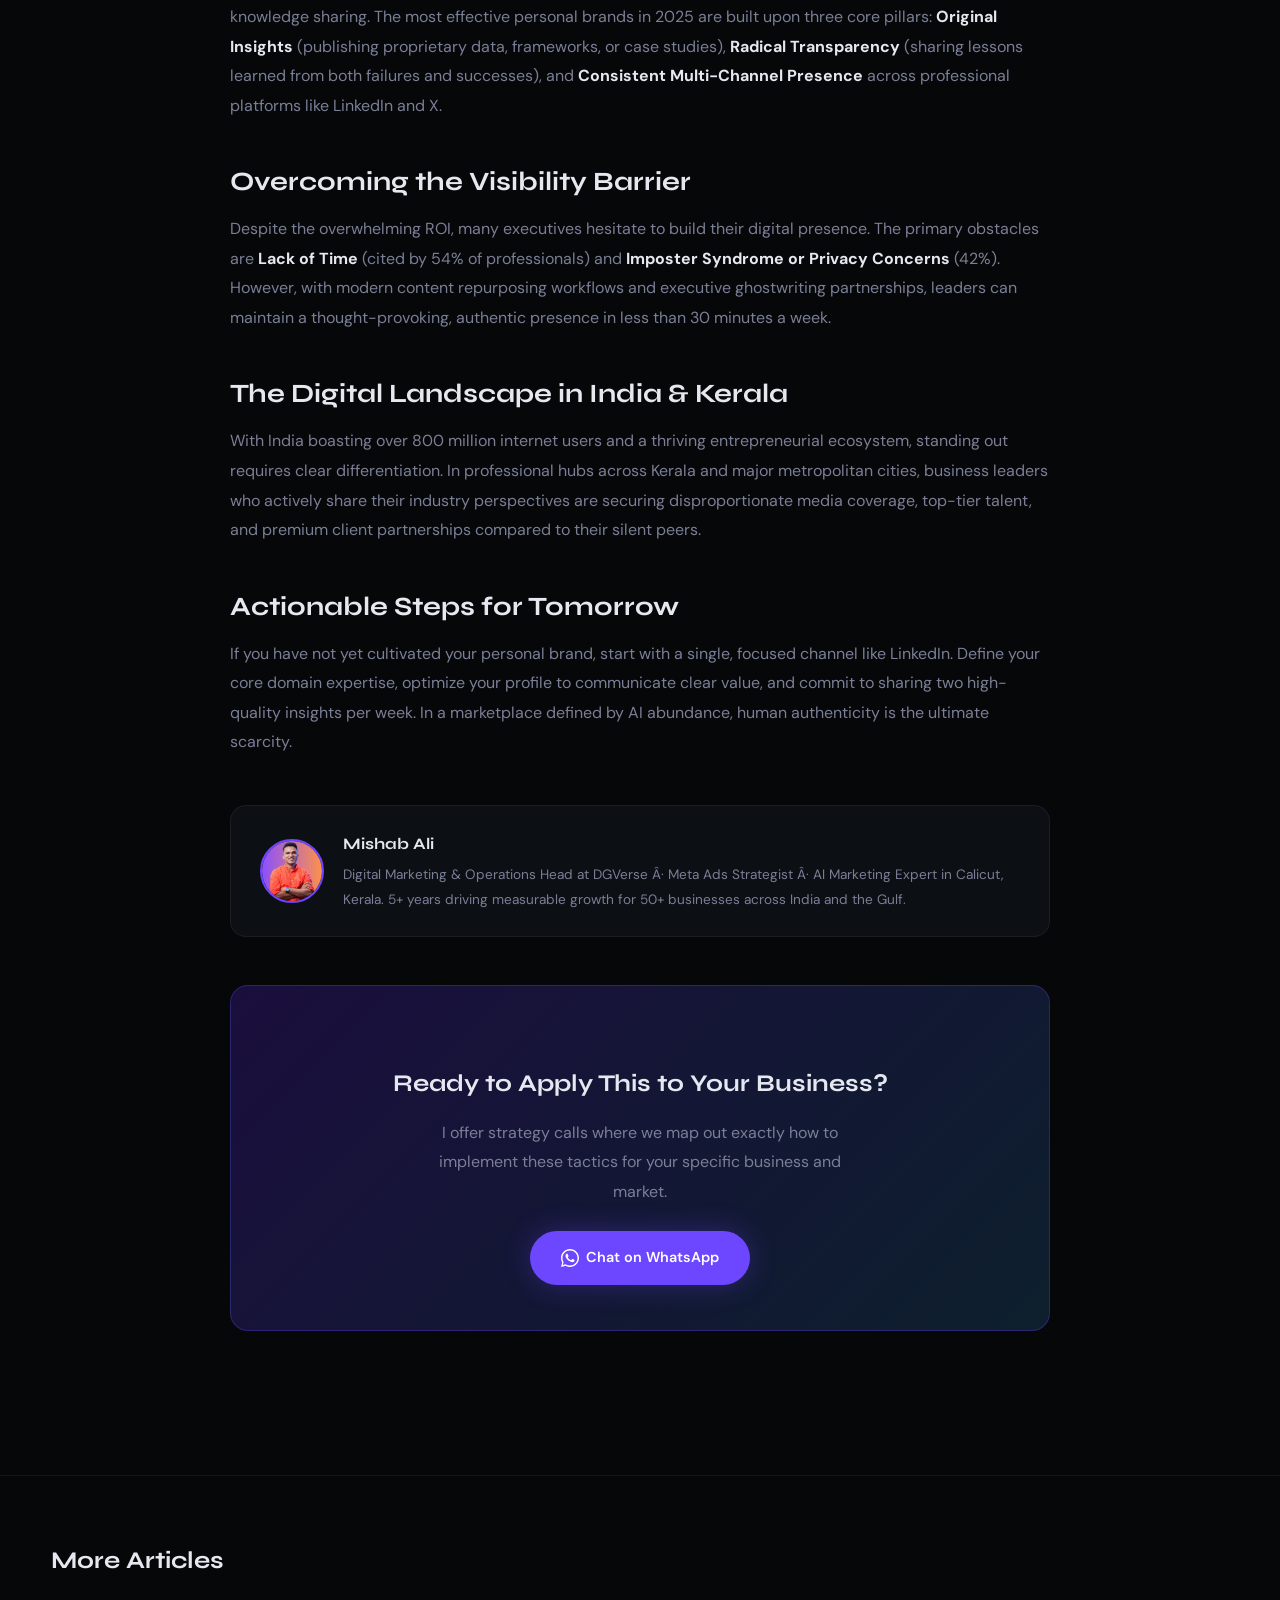
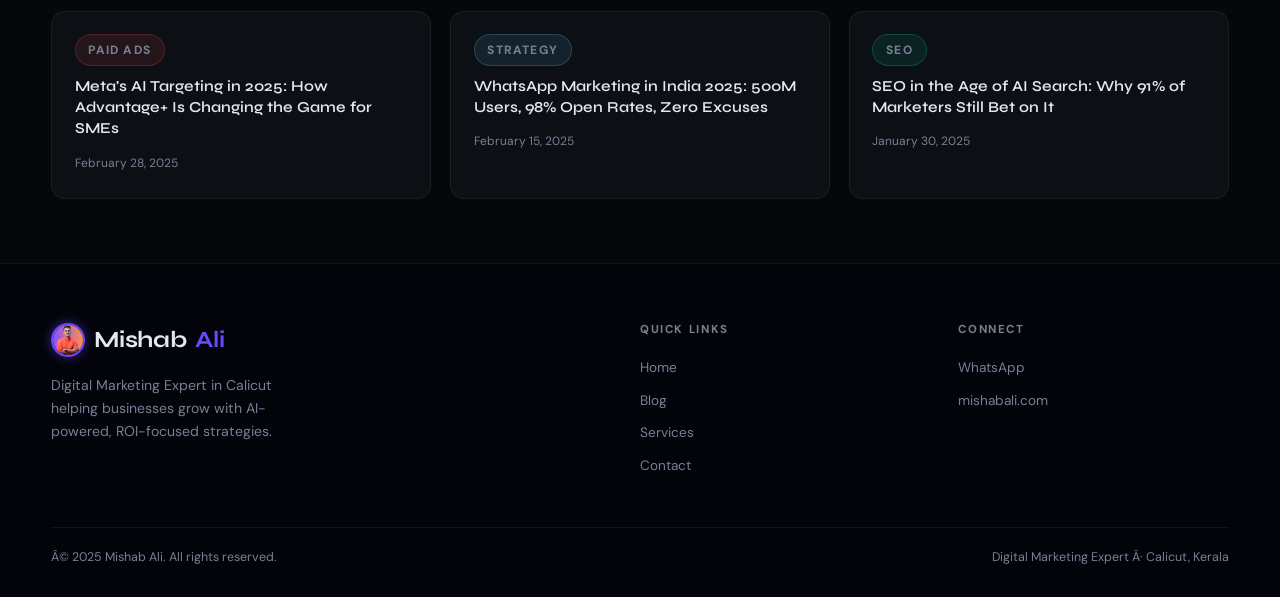
<file: blog/personal-branding-digital-age.html>
﻿<!DOCTYPE html>
<html lang="en">
<head>
<meta charset="UTF-8"/>
<meta name="viewport" content="width=device-width,initial-scale=1.0"/>
<meta name="description" content="92% of consumers trust peer recommendations over brand advertising. In 2025, building a personal brand is the highest-leverage marketing investment a professional can make."/>
<meta property="og:title" content="Personal Branding in 2025: Why 92% of Consumers Trust Individuals Over Companies | Mishab Ali"/>
<meta property="og:description" content="92% of consumers trust peer recommendations over brand advertising. In 2025, building a personal brand is the highest-leverage marketing investment a professional can make."/>
<title>Personal Branding in 2025: Why 92% of Consumers Trust Individuals Over Companies | Mishab Ali</title>
<link rel="canonical" href="https://mishabali.com/blog/personal-branding-digital-age.html"/>
<link rel="icon" type="image/png" href="../assets/images/img_14edd912d1c576ac32ae36a9069dfe90.png"/>
<link rel="preconnect" href="https://fonts.googleapis.com"/>
<link href="https://fonts.googleapis.com/css2?family=Syne:wght@400;600;700;800&family=DM+Sans:ital,wght@0,300;0,400;0,500;1,300&display=swap" rel="stylesheet"/>

<style>
@import url('https://fonts.googleapis.com/css2?family=Syne:wght@400;600;700;800&family=DM+Sans:ital,wght@0,300;0,400;0,500;1,300&display=swap');

:root {
  --bg: #050709;
  --surface: #0c0f14;
  --surface2: #111520;
  --accent: #6c47ff;
  --accent2: #00d4aa;
  --gold: #f0a500;
  --text: #e6e8f0;
  --muted: #7a7f96;
  --border: rgba(255,255,255,0.06);
  --font-display: 'Syne', sans-serif;
  --font-body: 'DM Sans', sans-serif;
  --r: 14px;
  --t: 0.28s ease;
}

*,*::before,*::after{box-sizing:border-box;margin:0;padding:0}
html{scroll-behavior:smooth}
body{background:var(--bg);color:var(--text);font-family: var(--font-body);line-height:1.75;overflow-x:hidden}
a{color:inherit;text-decoration:none}
img{max-width:100%;display:block}
ul{list-style:none}

.container{width:92%;max-width:1180px;margin:0 auto}

/* NAV */
.navbar{
  position:fixed;top:0;left:0;right:0;z-index:999;
  padding:1.1rem 0;
  transition:var(--t);
}
.navbar.scrolled{
  background:rgba(5,7,9,0.94);
  backdrop-filter:blur(18px);
  border-bottom:1px solid var(--border);
  padding:0.7rem 0;
}
.nav-inner{
  width:92%;max-width:1180px;margin:0 auto;
  display:flex;align-items:center;justify-content:space-between;
}
.logo{
  font-family: var(--font-display);font-size:1.45rem;font-weight:700;
  color:var(--text);display:flex;align-items:center;gap:0.55rem;
  letter-spacing:-0.01em;
}
.logo span{color:var(--accent)}
.logo-av{
  width:34px;height:34px;border-radius:50%;
  object-fit:cover;object-position:top;
  border:2px solid var(--accent);
  box-shadow:0 0 12px rgba(108,71,255,0.5);
}
.nav-links{display:flex;align-items:center;gap:1.8rem}
.nav-links a{font-size:0.88rem;font-weight:500;color:var(--muted);transition:color var(--t)}
.nav-links a:hover,.nav-links a.active{color:var(--text)}
.nav-cta{
  background:var(--accent)!important;color:#fff!important;
  padding:0.5rem 1.3rem;border-radius:50px;
  font-weight:600!important;font-size:0.85rem!important;
}
.nav-cta:hover{background:#7e5fff!important}

.hamburger{display:none;flex-direction:column;gap:5px;background:none;border:none;cursor:pointer;padding:.5rem}
.hamburger span{display:block;width:22px;height:2px;background:var(--text);border-radius:2px;transition:var(--t)}

/* FOOTER */
.footer{background:#03040a;border-top:1px solid var(--border);padding:3.5rem 0 1.8rem}
.footer-inner{
  display:grid;grid-template-columns:2fr 1fr 1fr;gap:3rem;margin-bottom:2.5rem;
}
.footer-brand p{color:var(--muted);font-size:0.88rem;margin-top:.8rem;max-width:260px;line-height:1.65}
.footer-col h5{
  font-family: var(--font-body);font-size:0.72rem;font-weight:700;
  text-transform:uppercase;letter-spacing:0.14em;color:var(--muted);margin-bottom:1rem;
}
.footer-col a{display:block;color:var(--muted);font-size:0.85rem;margin-bottom:.55rem;transition:color var(--t)}
.footer-col a:hover{color:var(--accent2)}
.footer-bottom{
  border-top:1px solid var(--border);padding-top:1.2rem;
  display:flex;justify-content:space-between;align-items:center;
  color:var(--muted);font-size:0.78rem;flex-wrap:wrap;gap:.5rem;
}

/* UTILS */
.btn{
  display:inline-flex;align-items:center;gap:.45rem;
  padding:.8rem 1.8rem;border-radius:50px;
  font-family: var(--font-body);font-weight:600;font-size:.9rem;
  cursor:pointer;transition:var(--t);border:2px solid transparent;
}
.btn-accent{background:var(--accent);color:#fff;box-shadow:0 0 28px rgba(108,71,255,.3)}
.btn-accent:hover{background:#7e5fff;transform:translateY(-2px)}
.btn-ghost{border-color:rgba(255,255,255,.15);color:var(--text)}
.btn-ghost:hover{border-color:var(--accent);color:var(--accent);transform:translateY(-2px)}

.tag{
  display:inline-block;padding:.28rem .8rem;border-radius:50px;
  font-size:.68rem;font-weight:700;letter-spacing:.1em;text-transform:uppercase;
}
.tag-ai{background:rgba(108,71,255,.12);color:var(--accent);border:1px solid rgba(108,71,255,.25)}
.tag-seo{background:rgba(0,212,170,.1);color:var(--accent2);border:1px solid rgba(0,212,170,.22)}
.tag-social{background:rgba(240,165,0,.1);color:var(--gold);border:1px solid rgba(240,165,0,.22)}
.tag-ads{background:rgba(255,80,100,.1);color:#ff6b80;border:1px solid rgba(255,80,100,.22)}
.tag-strategy{background:rgba(100,200,255,.1);color:#64c8ff;border:1px solid rgba(100,200,255,.22)}

@keyframes fadeUp{from{opacity:0;transform:translateY(22px)}to{opacity:1;transform:none}}
.reveal{opacity:0;transform:translateY(28px);transition:opacity .65s ease,transform .65s ease}
.reveal.in{opacity:1;transform:none}

@media(max-width:768px){
  .nav-links{
    position:fixed;top:0;right:-100%;width:270px;height:100vh;
    background:rgba(5,7,9,.97);backdrop-filter:blur(20px);
    flex-direction:column;justify-content:center;padding:2rem;
    transition:right var(--t);border-left:1px solid var(--border);
  }
  .nav-links.open{right:0}
  .hamburger{display:flex;z-index:1001}
  .footer-inner{grid-template-columns:1fr 1fr}
}
@media(max-width:500px){.footer-inner{grid-template-columns:1fr}}
</style>


<style>
.post-hero {
  padding: 9rem 0 3.5rem; position: relative; overflow: hidden;
}
.post-hero-bg {
  position: absolute; inset: 0; z-index: 0;
  background: radial-gradient(ellipse 70% 70% at 10% 50%, rgba(108,71,255,.14), transparent);
  pointer-events: none;
}
.post-hero .container { position: relative; z-index: 1; max-width: 820px; }
.back-link {
  display: inline-flex; align-items: center; gap: .4rem;
  font-size: .82rem; color: var(--muted); margin-bottom: 1.8rem;
  transition: color var(--t);
}
.back-link:hover { color: var(--accent); }
.post-meta-top { display: flex; align-items: center; gap: 1rem; margin-bottom: 1.2rem; flex-wrap: wrap; }
.post-date { font-size: .8rem; color: var(--muted); }
.post-hero h1 {
  font-family: var(--font-display); font-size: clamp(1.9rem, 4.5vw, 3.2rem);
  font-weight: 700; line-height: 1.18; margin-bottom: 1.2rem;
}
.post-intro { font-size: 1.12rem; color: var(--muted); line-height: 1.75; max-width: 680px; }
.post-divider { height: 1px; background: var(--border); margin: 3rem 0; max-width: 820px; }

/* CONTENT */
.post-body { max-width: 820px; margin: 0 auto; padding-bottom: 6rem; }
.post-body h2 {
  font-family: var(--font-display); font-size: 1.65rem; font-weight: 700;
  margin: 2.8rem 0 1rem; color: var(--text); line-height: 1.25;
}
.post-body h3 { font-family: var(--font-display); font-size: 1.25rem; margin: 2rem 0 .75rem; }
.post-body p { color: var(--muted); margin-bottom: 1.4rem; font-size: 1rem; line-height: 1.85; }
.post-body strong { color: var(--text); }
.post-body ul, .post-body ol { color: var(--muted); padding-left: 1.5rem; margin-bottom: 1.4rem; }
.post-body li { margin-bottom: .5rem; line-height: 1.75; }
.post-body blockquote {
  border-left: 3px solid var(--accent); padding: 1.1rem 1.6rem;
  background: rgba(108,71,255,.07); border-radius: 0 12px 12px 0;
  margin: 2.2rem 0; font-style: italic; color: var(--text); font-size: 1.02rem;
  line-height: 1.7;
}

/* AUTHOR BOX */
.author-box {
  display: flex; gap: 1.2rem; align-items: center;
  background: var(--surface); border: 1px solid var(--border);
  border-radius: 16px; padding: 1.5rem 1.8rem; margin: 3rem 0;
}
.author-av { width: 64px; height: 64px; border-radius: 50%; object-fit: cover; object-position: top; border: 2px solid var(--accent); flex-shrink: 0; }
.author-info h4 { font-family: var(--font-display); font-size: 1rem; font-weight: 700; margin-bottom: .25rem; }
.author-info p { color: var(--muted); font-size: .85rem; margin: 0; }

/* CTA BOX */
.post-cta {
  background: linear-gradient(135deg, #1a0e3d, #0d1f2d);
  border: 1px solid rgba(108,71,255,.3); border-radius: 18px;
  padding: 2.8rem; text-align: center; margin: 3rem 0;
}
.post-cta h3 { font-family: var(--font-display); font-size: 1.5rem; margin-bottom: .8rem; }
.post-cta p { color: var(--muted); margin-bottom: 1.5rem; max-width: 440px; margin-left: auto; margin-right: auto; }

/* RELATED */
.related-section { padding: 4rem 0; border-top: 1px solid var(--border); }
.related-section h2 { font-family: var(--font-display); font-size: 1.5rem; margin-bottom: 1.8rem; }
.related-grid { display: grid; grid-template-columns: repeat(3,1fr); gap: 1.2rem; }
.rel-card {
  background: var(--surface); border: 1px solid var(--border); border-radius: 14px;
  padding: 1.4rem; transition: var(--t);
}
.rel-card:hover { border-color: rgba(108,71,255,.3); transform: translateY(-3px); }
.rel-card h4 { font-family: var(--font-display); font-size: .95rem; font-weight: 600; line-height: 1.4; margin: .6rem 0 .5rem; }
.rel-card h4 a:hover { color: var(--accent); }
.rel-card span { font-size: .75rem; color: var(--muted); }

@media(max-width:640px) { .related-grid { grid-template-columns:1fr; } }
</style>

</head>
<body>

<nav class="navbar" id="navbar">
  <div class="nav-inner">
    <a href="../index.html" class="logo">
      <img src="../assets/images/img_14edd912d1c576ac32ae36a9069dfe90.png" class="logo-av" alt="Mishab Ali"/>
      Mishab<span>Ali</span>
    </a>
    <ul class="nav-links" id="navLinks">
      <li><a href="../index.html">Home</a></li>
      <li><a href="./index.html" class="active">Blog</a></li>
      <li><a href="../index.html#services">Services</a></li>
      <li><a href="../index.html#about">About</a></li>
      <li><a href="../index.html#contact" class="nav-cta">Get in Touch</a></li>
    </ul>
    <button class="hamburger" id="hamburger" aria-label="Menu">
      <span></span><span></span><span></span>
    </button>
  </div>
</nav>


<section class="post-hero">
  <div class="post-hero-bg"></div>
  <div class="container">
    <a href="./index.html" class="back-link">
      <svg width="16" height="16" viewBox="0 0 24 24" fill="none" stroke="currentColor" stroke-width="2.5"><path d="M19 12H5M12 19l-7-7 7-7"/></svg>
      Back to Blog
    </a>
    <div class="post-meta-top">
      <span class="tag tag-social">Social Media</span>
      <span class="post-date">November 8, 2024 Â· 8 min read</span>
    </div>
    <h1>Personal Branding in 2025: Why 92% of Consumers Trust Individuals Over Companies</h1>
    <p class="post-intro">92% of consumers trust peer recommendations over brand advertising. In 2025, building a personal brand is the highest-leverage marketing investment a professional can make.</p>
  </div>
</section>

<div class="container">
  <div class="post-divider"></div>
  <div class="post-body">
    
<p>In an era where AI-generated content floods every social feed, inbox, and search engine, consumer trust has shifted dramatically. The data is definitive: <strong>92% of consumers trust peer recommendations and individual experts over traditional brand advertising</strong> (Nielsen). In 2025, personal branding is no longer a vanity metric for influencers; it is the most powerful, high-leverage marketing infrastructure a founder, executive, or professional can build.</p>

<h2>The Death of Faceless Corporations</h2>
<p>Modern consumers are highly skeptical of polished corporate messaging and faceless brand logos. When B2B buyers evaluate a service or enterprise software, <strong>82% of decision-makers investigate the executive leadership's digital footprint before making a purchase</strong> (Edelman/LinkedIn). A transparent, authentic founder presence bridges the gap between institutional skepticism and commercial credibility.</p>

<h2>The Tangible ROI of Founder Credibility</h2>
<p>Companies led by executives with active, recognized personal brands enjoy distinct competitive advantages. Research shows that corporate announcements shared by employees or executives reach <strong>561% further than the exact same update posted on corporate brand channels</strong> (Social Media Today). Furthermore, leads generated through personal networks convert at a 7x higher rate than generic corporate outreach.</p>

<blockquote>"People do not fall in love with corporations; they connect with people, shared struggles, and authentic expertise. Your personal brand is your permanent career equity." â€” State of B2B Influence Report 2025</blockquote>

<h2>Core Pillars of a 2025 Personal Brand</h2>
<p>Building a durable digital reputation requires moving beyond superficial self-promotion to focus on high-value knowledge sharing. The most effective personal brands in 2025 are built upon three core pillars: <strong>Original Insights</strong> (publishing proprietary data, frameworks, or case studies), <strong>Radical Transparency</strong> (sharing lessons learned from both failures and successes), and <strong>Consistent Multi-Channel Presence</strong> across professional platforms like LinkedIn and X.</p>

<h2>Overcoming the Visibility Barrier</h2>
<p>Despite the overwhelming ROI, many executives hesitate to build their digital presence. The primary obstacles are <strong>Lack of Time</strong> (cited by 54% of professionals) and <strong>Imposter Syndrome or Privacy Concerns</strong> (42%). However, with modern content repurposing workflows and executive ghostwriting partnerships, leaders can maintain a thought-provoking, authentic presence in less than 30 minutes a week.</p>

<h2>The Digital Landscape in India & Kerala</h2>
<p>With India boasting over 800 million internet users and a thriving entrepreneurial ecosystem, standing out requires clear differentiation. In professional hubs across Kerala and major metropolitan cities, business leaders who actively share their industry perspectives are securing disproportionate media coverage, top-tier talent, and premium client partnerships compared to their silent peers.</p>

<h2>Actionable Steps for Tomorrow</h2>
<p>If you have not yet cultivated your personal brand, start with a single, focused channel like LinkedIn. Define your core domain expertise, optimize your profile to communicate clear value, and commit to sharing two high-quality insights per week. In a marketplace defined by AI abundance, human authenticity is the ultimate scarcity.</p>


    <div class="author-box">
      <img src="../assets/images/img_14edd912d1c576ac32ae36a9069dfe90.png" alt="Mishab Ali" class="author-av"/>
      <div class="author-info">
        <h4>Mishab Ali</h4>
        <p>Digital Marketing & Operations Head at DGVerse Â· Meta Ads Strategist Â· AI Marketing Expert in Calicut, Kerala. 5+ years driving measurable growth for 50+ businesses across India and the Gulf.</p>
      </div>
    </div>

    <div class="post-cta">
      <h3>Ready to Apply This to Your Business?</h3>
      <p>I offer strategy calls where we map out exactly how to implement these tactics for your specific business and market.</p>
      <a href="https://wa.me/919747407450" class="btn btn-accent" target="_blank">
        <svg width="18" height="18" fill="currentColor" viewBox="0 0 24 24"><path d="M17.472 14.382c-.297-.149-1.758-.867-2.03-.967-.273-.099-.471-.148-.67.15-.197.297-.767.966-.94 1.164-.173.199-.347.223-.644.075-.297-.15-1.255-.463-2.39-1.475-.883-.788-1.48-1.761-1.653-2.059-.173-.297-.018-.458.13-.606.134-.133.298-.347.446-.52.149-.174.198-.298.298-.497.099-.198.05-.371-.025-.52-.075-.149-.669-1.612-.916-2.207-.242-.579-.487-.5-.669-.51-.173-.008-.371-.01-.57-.01-.198 0-.52.074-.792.372-.272.297-1.04 1.016-1.04 2.479 0 1.462 1.065 2.875 1.213 3.074.149.198 2.096 3.2 5.077 4.487.709.306 1.262.489 1.694.625.712.227 1.36.195 1.871.118.571-.085 1.758-.719 2.006-1.413.248-.694.248-1.289.173-1.413-.074-.124-.272-.198-.57-.347z"/><path d="M12 0C5.373 0 0 5.373 0 12c0 2.125.555 4.122 1.529 5.855L.057 23.882l6.197-1.623A11.94 11.94 0 0012 24c6.627 0 12-5.373 12-12S18.627 0 12 0zm0 22c-1.937 0-3.746-.524-5.303-1.437l-.38-.225-3.938 1.032 1.05-3.83-.247-.393A9.96 9.96 0 012 12C2 6.477 6.477 2 12 2s10 4.477 10 10-4.477 10-10 10z"/></svg>
        Chat on WhatsApp
      </a>
    </div>
  </div>
</div>

<section class="related-section">
  <div class="container">
    <h2>More Articles</h2>
    <div class="related-grid">
      
    <div class="rel-card">
      <span class="tag tag-ads">Paid Ads</span>
      <h4><a href="./meta-ads-ai-targeting-2025">Meta's AI Targeting in 2025: How Advantage+ Is Changing the Game for SMEs</a></h4>
      <span>February 28, 2025</span>
    </div>
    <div class="rel-card">
      <span class="tag tag-strategy">Strategy</span>
      <h4><a href="./whatsapp-marketing-automation-india">WhatsApp Marketing in India 2025: 500M Users, 98% Open Rates, Zero Excuses</a></h4>
      <span>February 15, 2025</span>
    </div>
    <div class="rel-card">
      <span class="tag tag-seo">SEO</span>
      <h4><a href="./seo-ai-search-2025">SEO in the Age of AI Search: Why 91% of Marketers Still Bet on It</a></h4>
      <span>January 30, 2025</span>
    </div>
    </div>
  </div>
</section>

<footer class="footer">
  <div class="container">
    <div class="footer-inner">
      <div class="footer-brand">
        <a href="../index.html" class="logo">
          <img src="../assets/images/img_14edd912d1c576ac32ae36a9069dfe90.png" class="logo-av" alt="Mishab Ali"/>
          Mishab<span>Ali</span>
        </a>
        <p>Digital Marketing Expert in Calicut helping businesses grow with AI-powered, ROI-focused strategies.</p>
      </div>
      <div class="footer-col">
        <h5>Quick Links</h5>
        <a href="../index.html">Home</a>
        <a href="./index.html">Blog</a>
        <a href="../index.html#services">Services</a>
        <a href="../index.html#contact">Contact</a>
      </div>
      <div class="footer-col">
        <h5>Connect</h5>
        <a href="https://wa.me/919747407450" target="_blank">WhatsApp</a>
        <a href="../index.html" target="_blank">mishabali.com</a>
      </div>
    </div>
    <div class="footer-bottom">
      <span>Â© 2025 Mishab Ali. All rights reserved.</span>
      <span>Digital Marketing Expert Â· Calicut, Kerala</span>
    </div>
  </div>
</footer>

<script>
const nb=document.getElementById('navbar');
window.addEventListener('scroll',()=>nb.classList.toggle('scrolled',scrollY>50),{passive:true});
const hb=document.getElementById('hamburger'),nl=document.getElementById('navLinks');
if(hb&&nl){
  hb.addEventListener('click',()=>nl.classList.toggle('open'));
  nl.querySelectorAll('a').forEach(a=>a.addEventListener('click',()=>nl.classList.remove('open')));
}
document.querySelectorAll('.reveal').forEach(el=>{
  new IntersectionObserver(([e])=>{if(e.isIntersecting){el.classList.add('in')}},{threshold:.12}).observe(el);
});
</script>

</body>
</html>
</file>
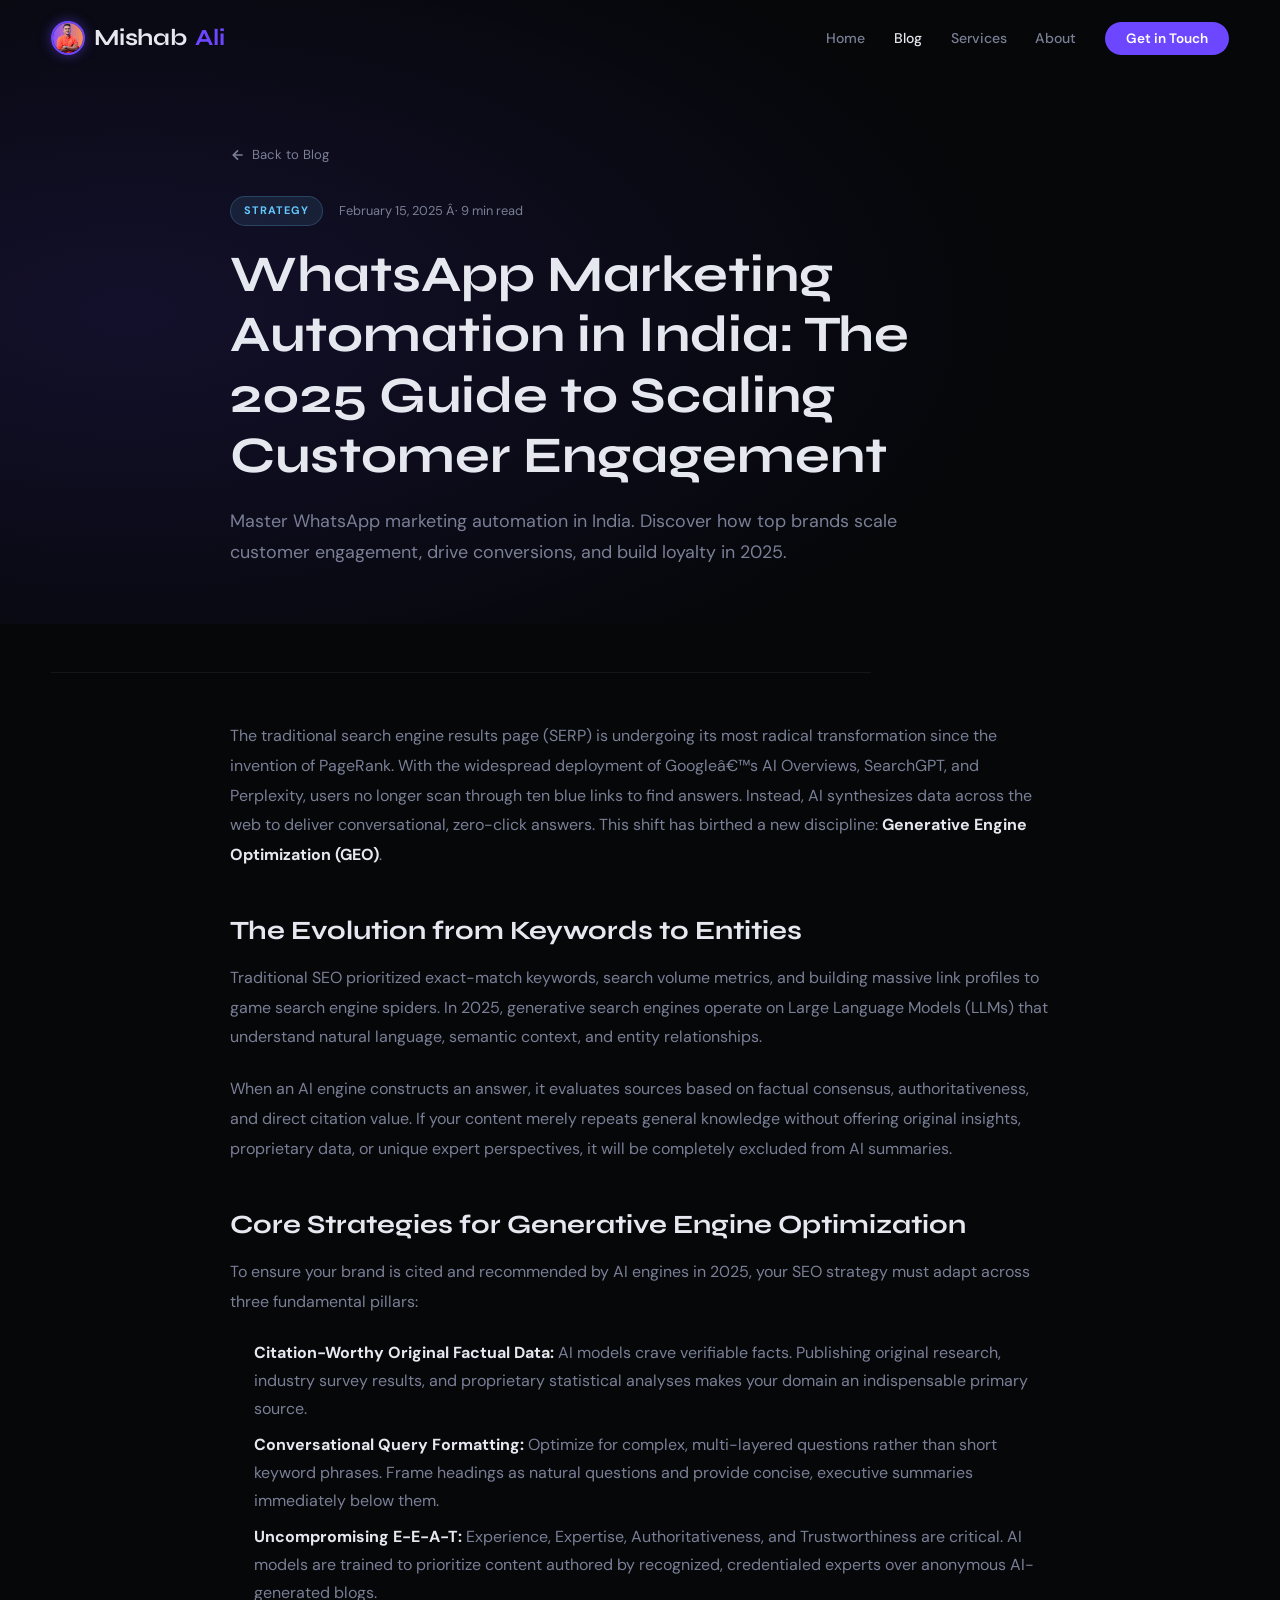
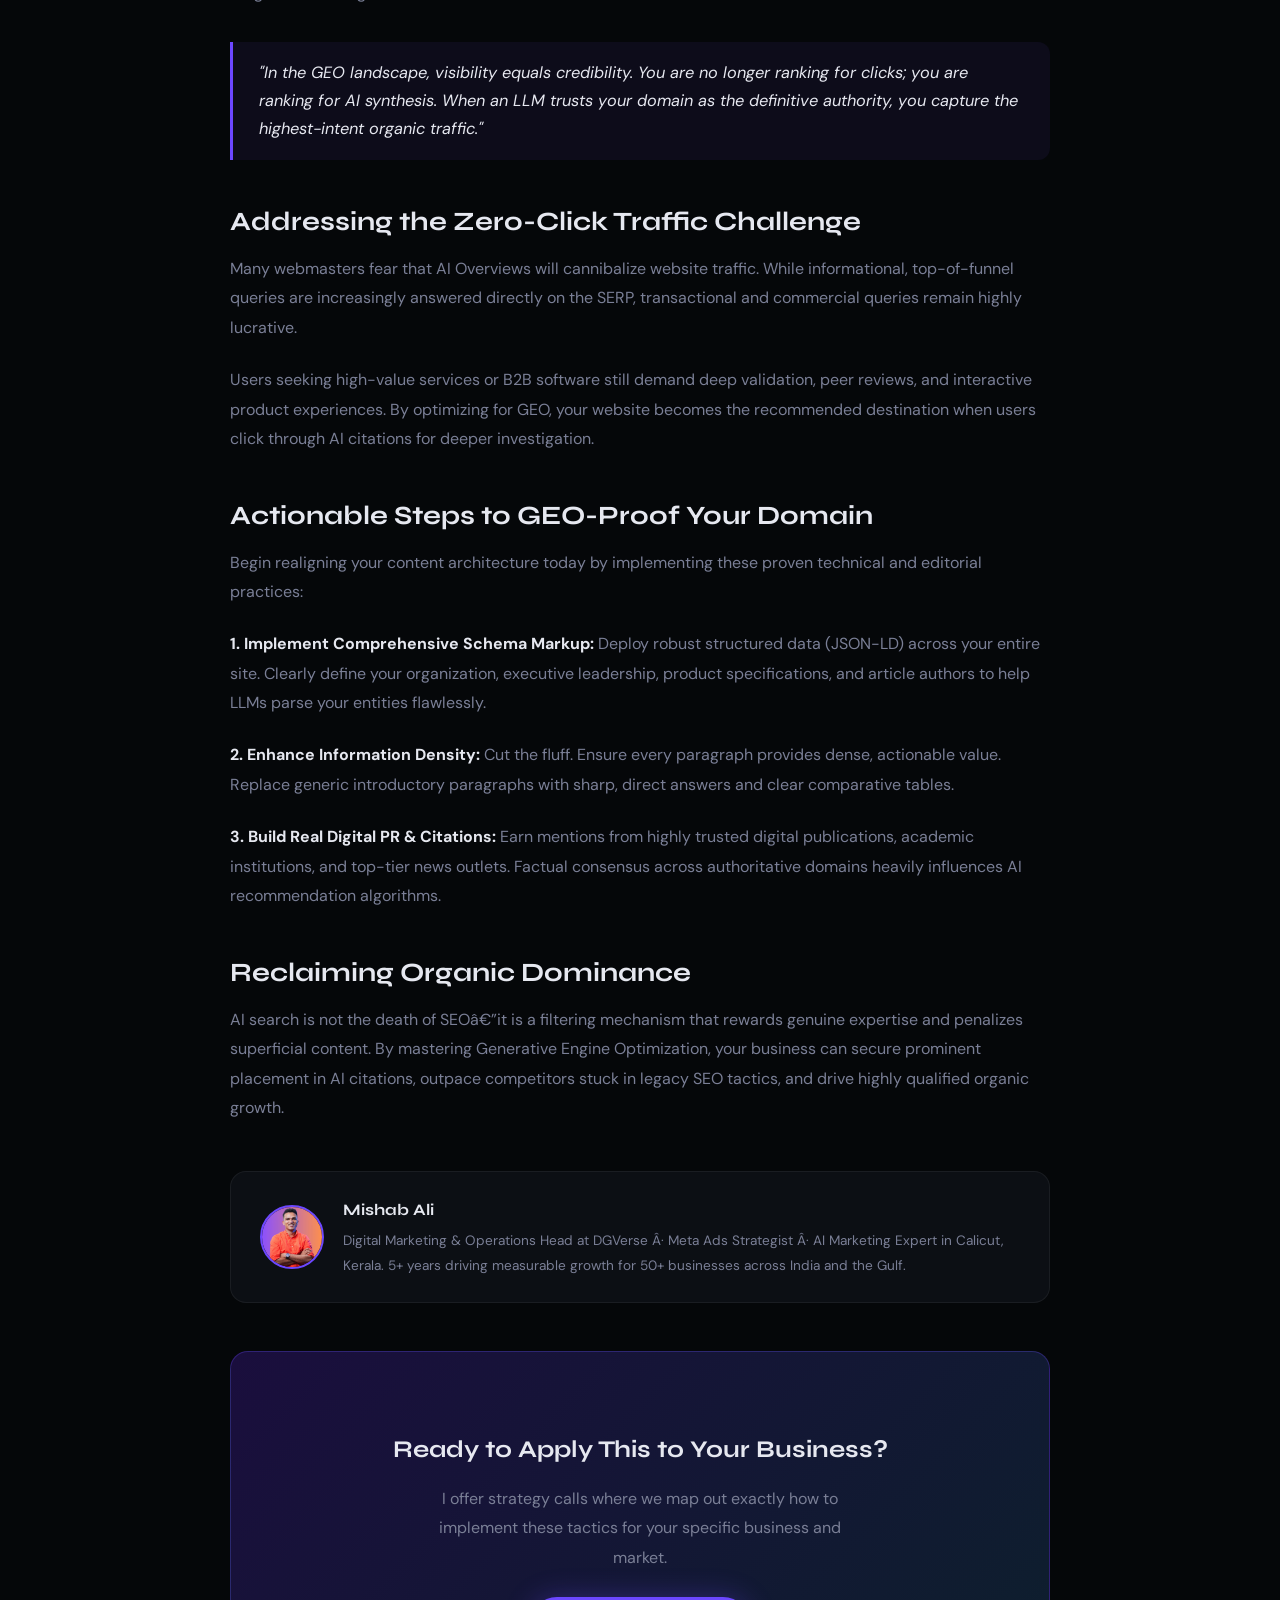
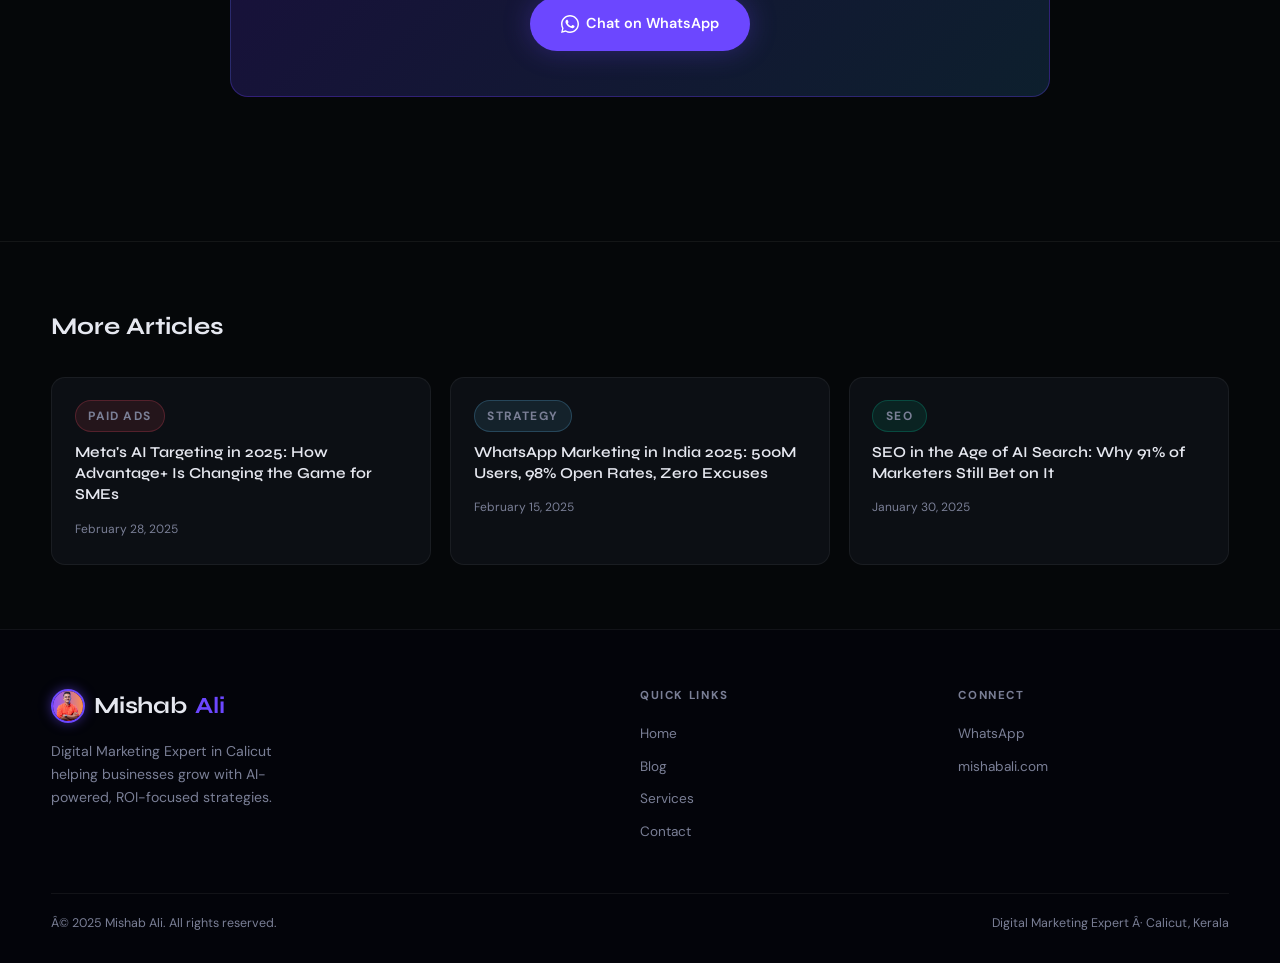
<file: blog/seo-ai-search-2025.html>
﻿<!DOCTYPE html>
<html lang="en">
<head>
<meta charset="UTF-8"/>
<meta name="viewport" content="width=device-width,initial-scale=1.0"/>
<meta name="description" content="Master WhatsApp marketing automation in India. Discover how top brands scale customer engagement, drive conversions, and build loyalty in 2025."/>
<meta property="og:title" content="WhatsApp Marketing Automation in India: The 2025 Guide to Scaling Customer Engagement | Mishab Ali"/>
<meta property="og:description" content="Master WhatsApp marketing automation in India. Discover how top brands scale customer engagement, drive conversions, and build loyalty in 2025."/>
<title>WhatsApp Marketing Automation in India: The 2025 Guide to Scaling Customer Engagement | Mishab Ali</title>
<link rel="canonical" href="https://mishabali.com/blog/seo-ai-search-2025.html"/>
<link rel="icon" type="image/png" href="../assets/images/img_14edd912d1c576ac32ae36a9069dfe90.png"/>
<link rel="preconnect" href="https://fonts.googleapis.com"/>
<link href="https://fonts.googleapis.com/css2?family=Syne:wght@400;600;700;800&family=DM+Sans:ital,wght@0,300;0,400;0,500;1,300&display=swap" rel="stylesheet"/>

<style>
@import url('https://fonts.googleapis.com/css2?family=Syne:wght@400;600;700;800&family=DM+Sans:ital,wght@0,300;0,400;0,500;1,300&display=swap');

:root {
  --bg: #050709;
  --surface: #0c0f14;
  --surface2: #111520;
  --accent: #6c47ff;
  --accent2: #00d4aa;
  --gold: #f0a500;
  --text: #e6e8f0;
  --muted: #7a7f96;
  --border: rgba(255,255,255,0.06);
  --font-display: 'Syne', sans-serif;
  --font-body: 'DM Sans', sans-serif;
  --r: 14px;
  --t: 0.28s ease;
}

*,*::before,*::after{box-sizing:border-box;margin:0;padding:0}
html{scroll-behavior:smooth}
body{background:var(--bg);color:var(--text);font-family: var(--font-body);line-height:1.75;overflow-x:hidden}
a{color:inherit;text-decoration:none}
img{max-width:100%;display:block}
ul{list-style:none}

.container{width:92%;max-width:1180px;margin:0 auto}

/* NAV */
.navbar{
  position:fixed;top:0;left:0;right:0;z-index:999;
  padding:1.1rem 0;
  transition:var(--t);
}
.navbar.scrolled{
  background:rgba(5,7,9,0.94);
  backdrop-filter:blur(18px);
  border-bottom:1px solid var(--border);
  padding:0.7rem 0;
}
.nav-inner{
  width:92%;max-width:1180px;margin:0 auto;
  display:flex;align-items:center;justify-content:space-between;
}
.logo{
  font-family: var(--font-display);font-size:1.45rem;font-weight:700;
  color:var(--text);display:flex;align-items:center;gap:0.55rem;
  letter-spacing:-0.01em;
}
.logo span{color:var(--accent)}
.logo-av{
  width:34px;height:34px;border-radius:50%;
  object-fit:cover;object-position:top;
  border:2px solid var(--accent);
  box-shadow:0 0 12px rgba(108,71,255,0.5);
}
.nav-links{display:flex;align-items:center;gap:1.8rem}
.nav-links a{font-size:0.88rem;font-weight:500;color:var(--muted);transition:color var(--t)}
.nav-links a:hover,.nav-links a.active{color:var(--text)}
.nav-cta{
  background:var(--accent)!important;color:#fff!important;
  padding:0.5rem 1.3rem;border-radius:50px;
  font-weight:600!important;font-size:0.85rem!important;
}
.nav-cta:hover{background:#7e5fff!important}

.hamburger{display:none;flex-direction:column;gap:5px;background:none;border:none;cursor:pointer;padding:.5rem}
.hamburger span{display:block;width:22px;height:2px;background:var(--text);border-radius:2px;transition:var(--t)}

/* FOOTER */
.footer{background:#03040a;border-top:1px solid var(--border);padding:3.5rem 0 1.8rem}
.footer-inner{
  display:grid;grid-template-columns:2fr 1fr 1fr;gap:3rem;margin-bottom:2.5rem;
}
.footer-brand p{color:var(--muted);font-size:0.88rem;margin-top:.8rem;max-width:260px;line-height:1.65}
.footer-col h5{
  font-family: var(--font-body);font-size:0.72rem;font-weight:700;
  text-transform:uppercase;letter-spacing:0.14em;color:var(--muted);margin-bottom:1rem;
}
.footer-col a{display:block;color:var(--muted);font-size:0.85rem;margin-bottom:.55rem;transition:color var(--t)}
.footer-col a:hover{color:var(--accent2)}
.footer-bottom{
  border-top:1px solid var(--border);padding-top:1.2rem;
  display:flex;justify-content:space-between;align-items:center;
  color:var(--muted);font-size:0.78rem;flex-wrap:wrap;gap:.5rem;
}

/* UTILS */
.btn{
  display:inline-flex;align-items:center;gap:.45rem;
  padding:.8rem 1.8rem;border-radius:50px;
  font-family: var(--font-body);font-weight:600;font-size:.9rem;
  cursor:pointer;transition:var(--t);border:2px solid transparent;
}
.btn-accent{background:var(--accent);color:#fff;box-shadow:0 0 28px rgba(108,71,255,.3)}
.btn-accent:hover{background:#7e5fff;transform:translateY(-2px)}
.btn-ghost{border-color:rgba(255,255,255,.15);color:var(--text)}
.btn-ghost:hover{border-color:var(--accent);color:var(--accent);transform:translateY(-2px)}

.tag{
  display:inline-block;padding:.28rem .8rem;border-radius:50px;
  font-size:.68rem;font-weight:700;letter-spacing:.1em;text-transform:uppercase;
}
.tag-ai{background:rgba(108,71,255,.12);color:var(--accent);border:1px solid rgba(108,71,255,.25)}
.tag-seo{background:rgba(0,212,170,.1);color:var(--accent2);border:1px solid rgba(0,212,170,.22)}
.tag-social{background:rgba(240,165,0,.1);color:var(--gold);border:1px solid rgba(240,165,0,.22)}
.tag-ads{background:rgba(255,80,100,.1);color:#ff6b80;border:1px solid rgba(255,80,100,.22)}
.tag-strategy{background:rgba(100,200,255,.1);color:#64c8ff;border:1px solid rgba(100,200,255,.22)}

@keyframes fadeUp{from{opacity:0;transform:translateY(22px)}to{opacity:1;transform:none}}
.reveal{opacity:0;transform:translateY(28px);transition:opacity .65s ease,transform .65s ease}
.reveal.in{opacity:1;transform:none}

@media(max-width:768px){
  .nav-links{
    position:fixed;top:0;right:-100%;width:270px;height:100vh;
    background:rgba(5,7,9,.97);backdrop-filter:blur(20px);
    flex-direction:column;justify-content:center;padding:2rem;
    transition:right var(--t);border-left:1px solid var(--border);
  }
  .nav-links.open{right:0}
  .hamburger{display:flex;z-index:1001}
  .footer-inner{grid-template-columns:1fr 1fr}
}
@media(max-width:500px){.footer-inner{grid-template-columns:1fr}}
</style>


<style>
.post-hero {
  padding: 9rem 0 3.5rem; position: relative; overflow: hidden;
}
.post-hero-bg {
  position: absolute; inset: 0; z-index: 0;
  background: radial-gradient(ellipse 70% 70% at 10% 50%, rgba(108,71,255,.14), transparent);
  pointer-events: none;
}
.post-hero .container { position: relative; z-index: 1; max-width: 820px; }
.back-link {
  display: inline-flex; align-items: center; gap: .4rem;
  font-size: .82rem; color: var(--muted); margin-bottom: 1.8rem;
  transition: color var(--t);
}
.back-link:hover { color: var(--accent); }
.post-meta-top { display: flex; align-items: center; gap: 1rem; margin-bottom: 1.2rem; flex-wrap: wrap; }
.post-date { font-size: .8rem; color: var(--muted); }
.post-hero h1 {
  font-family: var(--font-display); font-size: clamp(1.9rem, 4.5vw, 3.2rem);
  font-weight: 700; line-height: 1.18; margin-bottom: 1.2rem;
}
.post-intro { font-size: 1.12rem; color: var(--muted); line-height: 1.75; max-width: 680px; }
.post-divider { height: 1px; background: var(--border); margin: 3rem 0; max-width: 820px; }

/* CONTENT */
.post-body { max-width: 820px; margin: 0 auto; padding-bottom: 6rem; }
.post-body h2 {
  font-family: var(--font-display); font-size: 1.65rem; font-weight: 700;
  margin: 2.8rem 0 1rem; color: var(--text); line-height: 1.25;
}
.post-body h3 { font-family: var(--font-display); font-size: 1.25rem; margin: 2rem 0 .75rem; }
.post-body p { color: var(--muted); margin-bottom: 1.4rem; font-size: 1rem; line-height: 1.85; }
.post-body strong { color: var(--text); }
.post-body ul, .post-body ol { color: var(--muted); padding-left: 1.5rem; margin-bottom: 1.4rem; }
.post-body li { margin-bottom: .5rem; line-height: 1.75; }
.post-body blockquote {
  border-left: 3px solid var(--accent); padding: 1.1rem 1.6rem;
  background: rgba(108,71,255,.07); border-radius: 0 12px 12px 0;
  margin: 2.2rem 0; font-style: italic; color: var(--text); font-size: 1.02rem;
  line-height: 1.7;
}

/* AUTHOR BOX */
.author-box {
  display: flex; gap: 1.2rem; align-items: center;
  background: var(--surface); border: 1px solid var(--border);
  border-radius: 16px; padding: 1.5rem 1.8rem; margin: 3rem 0;
}
.author-av { width: 64px; height: 64px; border-radius: 50%; object-fit: cover; object-position: top; border: 2px solid var(--accent); flex-shrink: 0; }
.author-info h4 { font-family: var(--font-display); font-size: 1rem; font-weight: 700; margin-bottom: .25rem; }
.author-info p { color: var(--muted); font-size: .85rem; margin: 0; }

/* CTA BOX */
.post-cta {
  background: linear-gradient(135deg, #1a0e3d, #0d1f2d);
  border: 1px solid rgba(108,71,255,.3); border-radius: 18px;
  padding: 2.8rem; text-align: center; margin: 3rem 0;
}
.post-cta h3 { font-family: var(--font-display); font-size: 1.5rem; margin-bottom: .8rem; }
.post-cta p { color: var(--muted); margin-bottom: 1.5rem; max-width: 440px; margin-left: auto; margin-right: auto; }

/* RELATED */
.related-section { padding: 4rem 0; border-top: 1px solid var(--border); }
.related-section h2 { font-family: var(--font-display); font-size: 1.5rem; margin-bottom: 1.8rem; }
.related-grid { display: grid; grid-template-columns: repeat(3,1fr); gap: 1.2rem; }
.rel-card {
  background: var(--surface); border: 1px solid var(--border); border-radius: 14px;
  padding: 1.4rem; transition: var(--t);
}
.rel-card:hover { border-color: rgba(108,71,255,.3); transform: translateY(-3px); }
.rel-card h4 { font-family: var(--font-display); font-size: .95rem; font-weight: 600; line-height: 1.4; margin: .6rem 0 .5rem; }
.rel-card h4 a:hover { color: var(--accent); }
.rel-card span { font-size: .75rem; color: var(--muted); }

@media(max-width:640px) { .related-grid { grid-template-columns:1fr; } }
</style>

</head>
<body>

<nav class="navbar" id="navbar">
  <div class="nav-inner">
    <a href="../index.html" class="logo">
      <img src="../assets/images/img_14edd912d1c576ac32ae36a9069dfe90.png" class="logo-av" alt="Mishab Ali"/>
      Mishab<span>Ali</span>
    </a>
    <ul class="nav-links" id="navLinks">
      <li><a href="../index.html">Home</a></li>
      <li><a href="index.html" class="active">Blog</a></li>
      <li><a href="../index.html#services">Services</a></li>
      <li><a href="../index.html#about">About</a></li>
      <li><a href="../index.html#contact" class="nav-cta">Get in Touch</a></li>
    </ul>
    <button class="hamburger" id="hamburger" aria-label="Menu">
      <span></span><span></span><span></span>
    </button>
  </div>
</nav>


<section class="post-hero">
  <div class="post-hero-bg"></div>
  <div class="container">
    <a href="index.html" class="back-link">
      <svg width="16" height="16" viewBox="0 0 24 24" fill="none" stroke="currentColor" stroke-width="2.5"><path d="M19 12H5M12 19l-7-7 7-7"/></svg>
      Back to Blog
    </a>
    <div class="post-meta-top">
      <span class="tag tag-strategy">Strategy</span>
      <span class="post-date">February 15, 2025 Â· 9 min read</span>
    </div>
    <h1>WhatsApp Marketing Automation in India: The 2025 Guide to Scaling Customer Engagement</h1>
    <p class="post-intro">Master WhatsApp marketing automation in India. Discover how top brands scale customer engagement, drive conversions, and build loyalty in 2025.</p>
  </div>
</section>

<div class="container">
  <div class="post-divider"></div>
  <div class="post-body">
    
<p>The traditional search engine results page (SERP) is undergoing its most radical transformation since the invention of PageRank. With the widespread deployment of Googleâ€™s AI Overviews, SearchGPT, and Perplexity, users no longer scan through ten blue links to find answers. Instead, AI synthesizes data across the web to deliver conversational, zero-click answers. This shift has birthed a new discipline: <strong>Generative Engine Optimization (GEO)</strong>.</p>

<h2>The Evolution from Keywords to Entities</h2>
<p>Traditional SEO prioritized exact-match keywords, search volume metrics, and building massive link profiles to game search engine spiders. In 2025, generative search engines operate on Large Language Models (LLMs) that understand natural language, semantic context, and entity relationships.</p>

<p>When an AI engine constructs an answer, it evaluates sources based on factual consensus, authoritativeness, and direct citation value. If your content merely repeats general knowledge without offering original insights, proprietary data, or unique expert perspectives, it will be completely excluded from AI summaries.</p>

<h2>Core Strategies for Generative Engine Optimization</h2>
<p>To ensure your brand is cited and recommended by AI engines in 2025, your SEO strategy must adapt across three fundamental pillars:</p>

<ul>
  <li><strong>Citation-Worthy Original Factual Data:</strong> AI models crave verifiable facts. Publishing original research, industry survey results, and proprietary statistical analyses makes your domain an indispensable primary source.</li>
  <li><strong>Conversational Query Formatting:</strong> Optimize for complex, multi-layered questions rather than short keyword phrases. Frame headings as natural questions and provide concise, executive summaries immediately below them.</li>
  <li><strong>Uncompromising E-E-A-T:</strong> Experience, Expertise, Authoritativeness, and Trustworthiness are critical. AI models are trained to prioritize content authored by recognized, credentialed experts over anonymous AI-generated blogs.</li>
</ul>

<blockquote class="reveal">"In the GEO landscape, visibility equals credibility. You are no longer ranking for clicks; you are ranking for AI synthesis. When an LLM trusts your domain as the definitive authority, you capture the highest-intent organic traffic."</blockquote>

<h2>Addressing the Zero-Click Traffic Challenge</h2>
<p>Many webmasters fear that AI Overviews will cannibalize website traffic. While informational, top-of-funnel queries are increasingly answered directly on the SERP, transactional and commercial queries remain highly lucrative.</p>

<p>Users seeking high-value services or B2B software still demand deep validation, peer reviews, and interactive product experiences. By optimizing for GEO, your website becomes the recommended destination when users click through AI citations for deeper investigation.</p>

<h2>Actionable Steps to GEO-Proof Your Domain</h2>
<p>Begin realigning your content architecture today by implementing these proven technical and editorial practices:</p>

<p><strong>1. Implement Comprehensive Schema Markup:</strong> Deploy robust structured data (JSON-LD) across your entire site. Clearly define your organization, executive leadership, product specifications, and article authors to help LLMs parse your entities flawlessly.</p>

<p><strong>2. Enhance Information Density:</strong> Cut the fluff. Ensure every paragraph provides dense, actionable value. Replace generic introductory paragraphs with sharp, direct answers and clear comparative tables.</p>

<p><strong>3. Build Real Digital PR & Citations:</strong> Earn mentions from highly trusted digital publications, academic institutions, and top-tier news outlets. Factual consensus across authoritative domains heavily influences AI recommendation algorithms.</p>

<h2>Reclaiming Organic Dominance</h2>
<p>AI search is not the death of SEOâ€”it is a filtering mechanism that rewards genuine expertise and penalizes superficial content. By mastering Generative Engine Optimization, your business can secure prominent placement in AI citations, outpace competitors stuck in legacy SEO tactics, and drive highly qualified organic growth.</p>

    <div class="author-box">
      <img src="../assets/images/img_14edd912d1c576ac32ae36a9069dfe90.png" alt="Mishab Ali" class="author-av"/>
      <div class="author-info">
        <h4>Mishab Ali</h4>
        <p>Digital Marketing & Operations Head at DGVerse Â· Meta Ads Strategist Â· AI Marketing Expert in Calicut, Kerala. 5+ years driving measurable growth for 50+ businesses across India and the Gulf.</p>
      </div>
    </div>

    <div class="post-cta">
      <h3>Ready to Apply This to Your Business?</h3>
      <p>I offer strategy calls where we map out exactly how to implement these tactics for your specific business and market.</p>
      <a href="https://wa.me/919747407450" class="btn btn-accent" target="_blank">
        <svg width="18" height="18" fill="currentColor" viewBox="0 0 24 24"><path d="M17.472 14.382c-.297-.149-1.758-.867-2.03-.967-.273-.099-.471-.148-.67.15-.197.297-.767.966-.94 1.164-.173.199-.347.223-.644.075-.297-.15-1.255-.463-2.39-1.475-.883-.788-1.48-1.761-1.653-2.059-.173-.297-.018-.458.13-.606.134-.133.298-.347.446-.52.149-.174.198-.298.298-.497.099-.198.05-.371-.025-.52-.075-.149-.669-1.612-.916-2.207-.242-.579-.487-.5-.669-.51-.173-.008-.371-.01-.57-.01-.198 0-.52.074-.792.372-.272.297-1.04 1.016-1.04 2.479 0 1.462 1.065 2.875 1.213 3.074.149.198 2.096 3.2 5.077 4.487.709.306 1.262.489 1.694.625.712.227 1.36.195 1.871.118.571-.085 1.758-.719 2.006-1.413.248-.694.248-1.289.173-1.413-.074-.124-.272-.198-.57-.347z"/><path d="M12 0C5.373 0 0 5.373 0 12c0 2.125.555 4.122 1.529 5.855L.057 23.882l6.197-1.623A11.94 11.94 0 0012 24c6.627 0 12-5.373 12-12S18.627 0 12 0zm0 22c-1.937 0-3.746-.524-5.303-1.437l-.38-.225-3.938 1.032 1.05-3.83-.247-.393A9.96 9.96 0 012 12C2 6.477 6.477 2 12 2s10 4.477 10 10-4.477 10-10 10z"/></svg>
        Chat on WhatsApp
      </a>
    </div>
  </div>
</div>

<section class="related-section">
  <div class="container">
    <h2>More Articles</h2>
    <div class="related-grid">
      
    <div class="rel-card">
      <span class="tag tag-ads">Paid Ads</span>
      <h4><a href="./meta-ads-ai-targeting-2025">Meta's AI Targeting in 2025: How Advantage+ Is Changing the Game for SMEs</a></h4>
      <span>February 28, 2025</span>
    </div>
    <div class="rel-card">
      <span class="tag tag-strategy">Strategy</span>
      <h4><a href="./whatsapp-marketing-automation-india">WhatsApp Marketing in India 2025: 500M Users, 98% Open Rates, Zero Excuses</a></h4>
      <span>February 15, 2025</span>
    </div>
    <div class="rel-card">
      <span class="tag tag-seo">SEO</span>
      <h4><a href="./seo-ai-search-2025">SEO in the Age of AI Search: Why 91% of Marketers Still Bet on It</a></h4>
      <span>January 30, 2025</span>
    </div>
    </div>
  </div>
</section>

<footer class="footer">
  <div class="container">
    <div class="footer-inner">
      <div class="footer-brand">
        <a href="../index.html" class="logo">
          <img src="../assets/images/img_14edd912d1c576ac32ae36a9069dfe90.png" class="logo-av" alt="Mishab Ali"/>
          Mishab<span>Ali</span>
        </a>
        <p>Digital Marketing Expert in Calicut helping businesses grow with AI-powered, ROI-focused strategies.</p>
      </div>
      <div class="footer-col">
        <h5>Quick Links</h5>
        <a href="../index.html">Home</a>
        <a href="./index.html">Blog</a>
        <a href="../index.html#services">Services</a>
        <a href="../index.html#contact">Contact</a>
      </div>
      <div class="footer-col">
        <h5>Connect</h5>
        <a href="https://wa.me/919747407450" target="_blank">WhatsApp</a>
        <a href="../index.html" target="_blank">mishabali.com</a>
      </div>
    </div>
    <div class="footer-bottom">
      <span>Â© 2025 Mishab Ali. All rights reserved.</span>
      <span>Digital Marketing Expert Â· Calicut, Kerala</span>
    </div>
  </div>
</footer>

<script>
const nb=document.getElementById('navbar');
window.addEventListener('scroll',()=>nb.classList.toggle('scrolled',scrollY>50),{passive:true});
const hb=document.getElementById('hamburger'),nl=document.getElementById('navLinks');
if(hb&&nl){
  hb.addEventListener('click',()=>nl.classList.toggle('open'));
  nl.querySelectorAll('a').forEach(a=>a.addEventListener('click',()=>nl.classList.remove('open')));
}
document.querySelectorAll('.reveal').forEach(el=>{
  new IntersectionObserver(([e])=>{if(e.isIntersecting){el.classList.add('in')}},{threshold:.12}).observe(el);
});
</script>

</body>
</html>
</file>
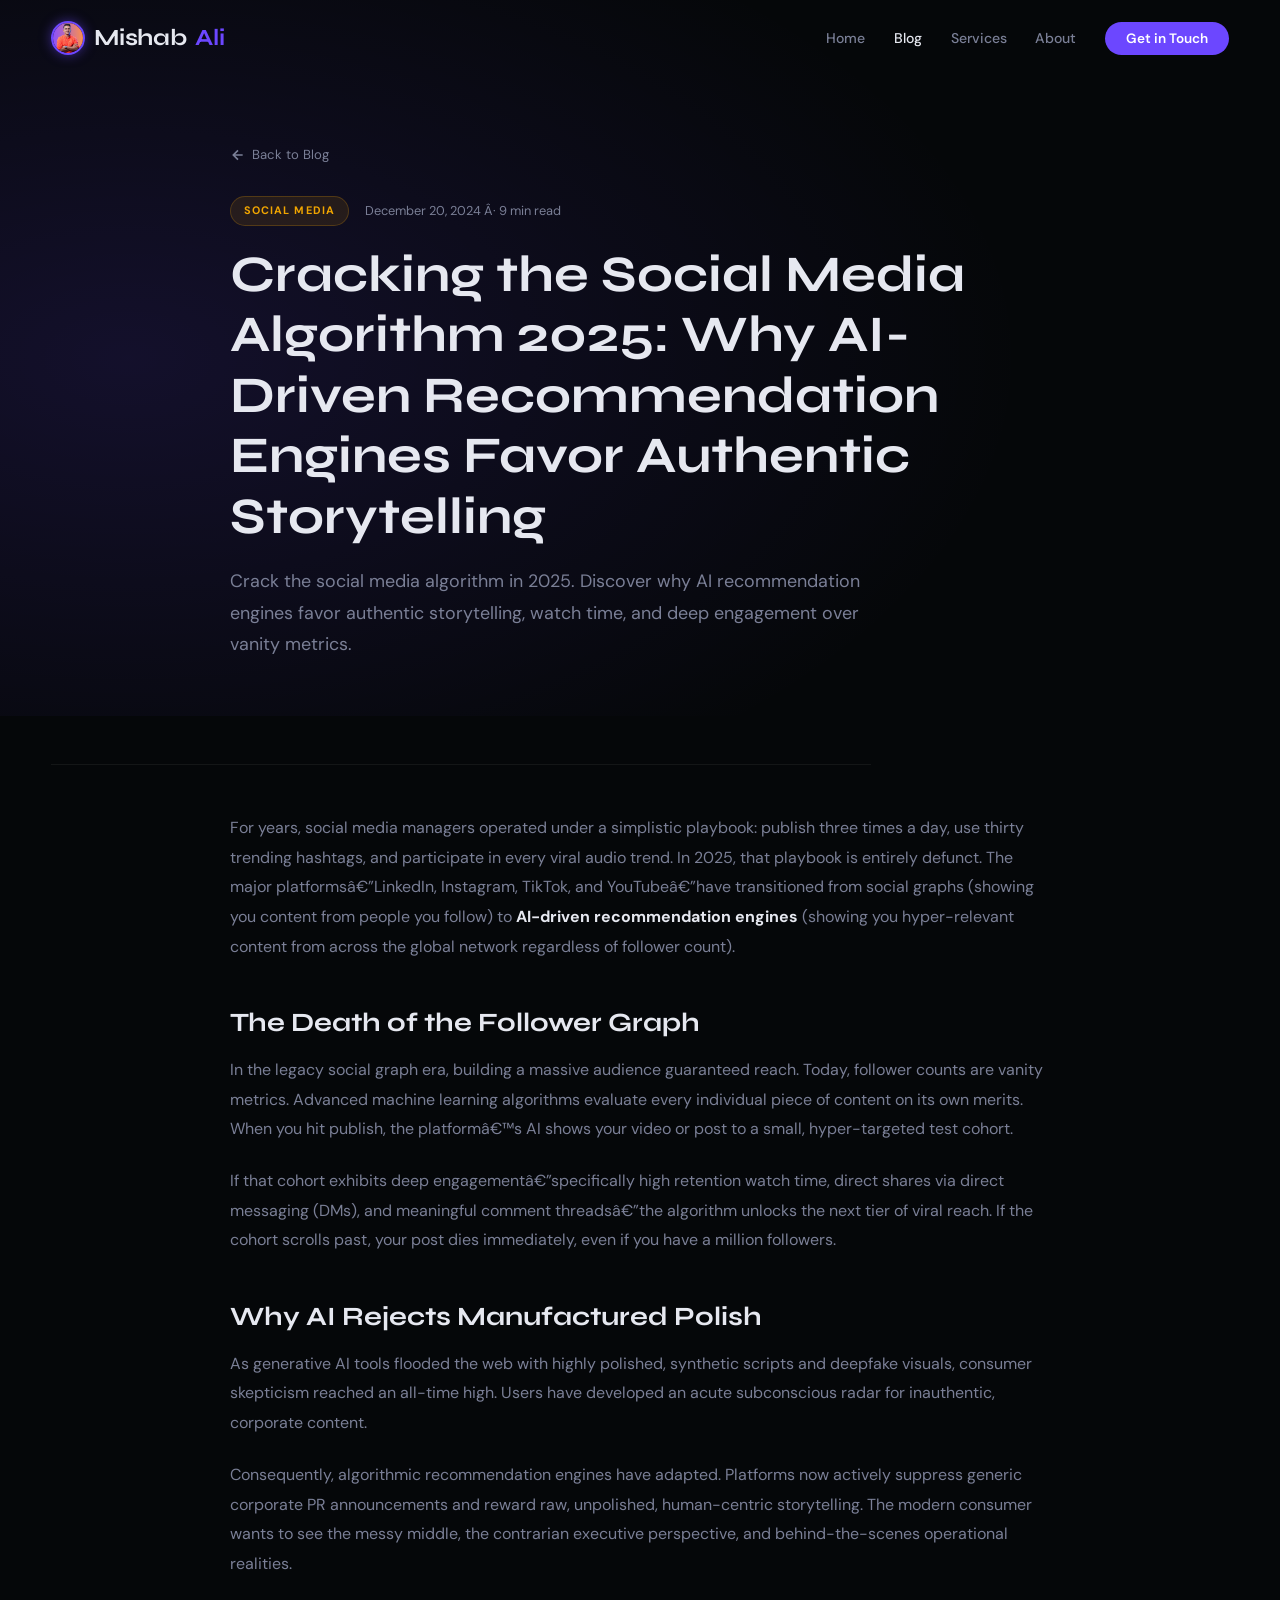
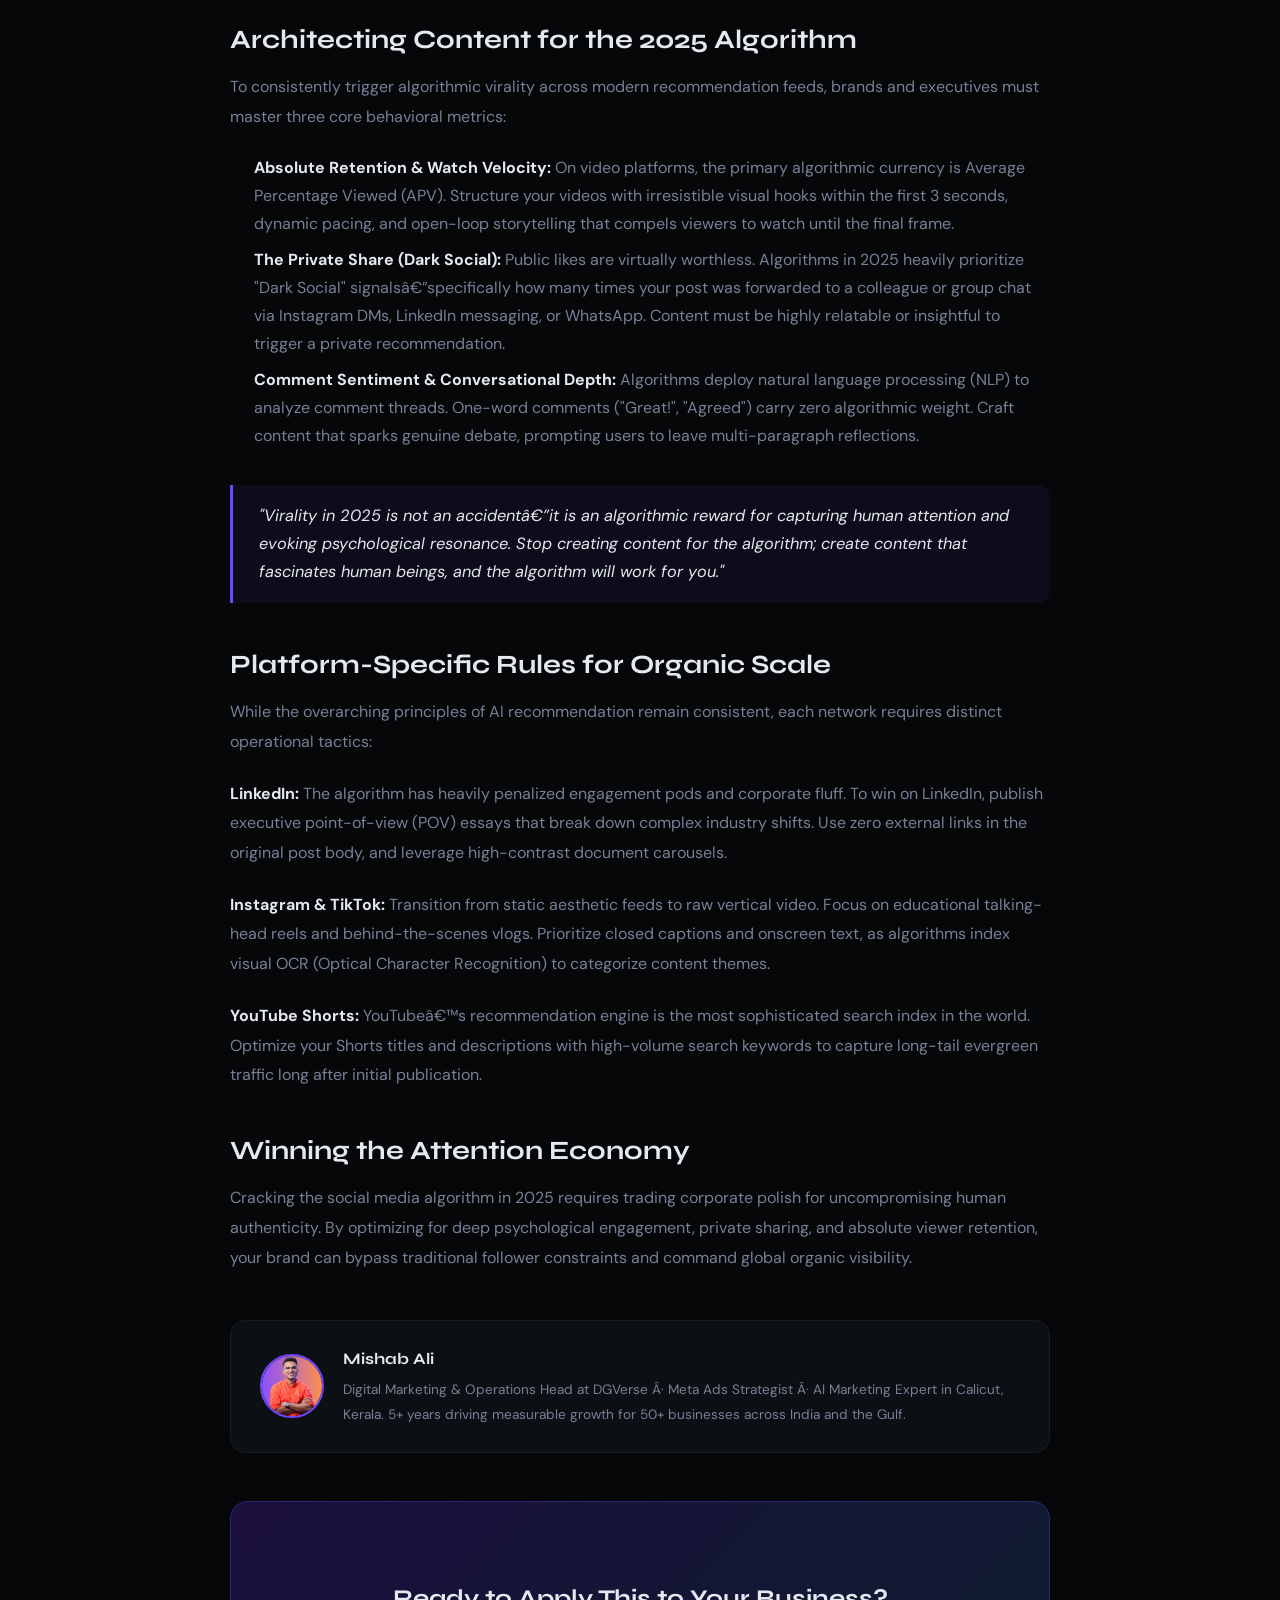
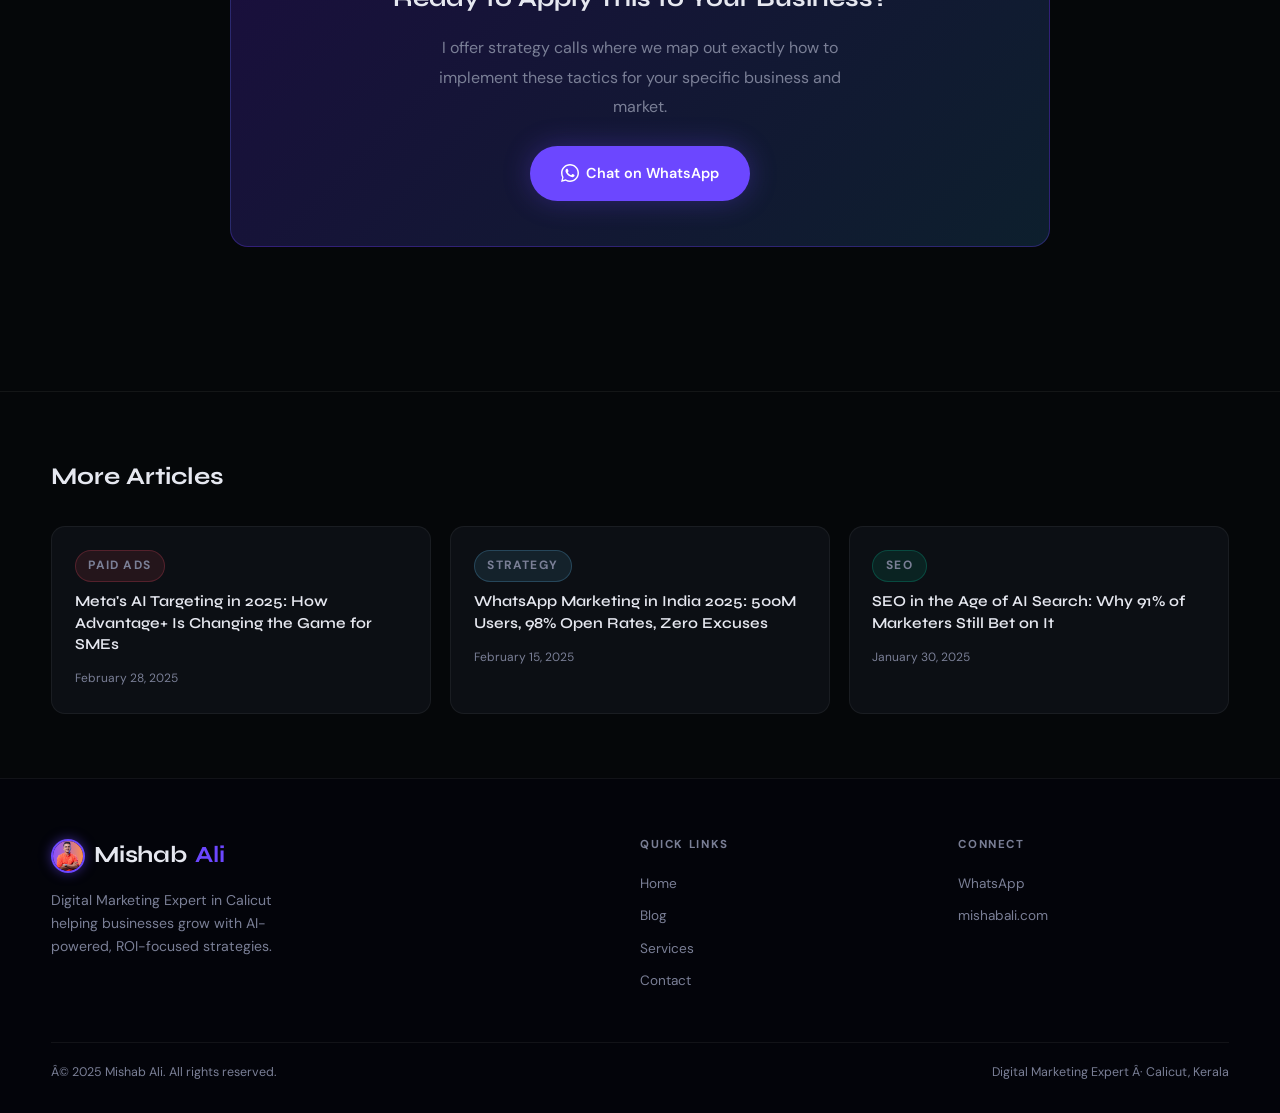
<file: blog/social-media-algorithm-2025.html>
﻿<!DOCTYPE html>
<html lang="en">
<head>
<meta charset="UTF-8"/>
<meta name="viewport" content="width=device-width,initial-scale=1.0"/>
<meta name="description" content="Crack the social media algorithm in 2025. Discover why AI recommendation engines favor authentic storytelling, watch time, and deep engagement over vanity metrics."/>
<meta property="og:title" content="Cracking the Social Media Algorithm 2025: Why AI-Driven Recommendation Engines Favor Authentic Storytelling | Mishab Ali"/>
<meta property="og:description" content="Crack the social media algorithm in 2025. Discover why AI recommendation engines favor authentic storytelling, watch time, and deep engagement over vanity metrics."/>
<title>Cracking the Social Media Algorithm 2025: Why AI-Driven Recommendation Engines Favor Authentic Storytelling | Mishab Ali</title>
<link rel="canonical" href="https://mishabali.com/blog/social-media-algorithm-2025.html"/>
<link rel="icon" type="image/png" href="../assets/images/img_14edd912d1c576ac32ae36a9069dfe90.png"/>
<link rel="preconnect" href="https://fonts.googleapis.com"/>
<link href="https://fonts.googleapis.com/css2?family=Syne:wght@400;600;700;800&family=DM+Sans:ital,wght@0,300;0,400;0,500;1,300&display=swap" rel="stylesheet"/>

<style>
@import url('https://fonts.googleapis.com/css2?family=Syne:wght@400;600;700;800&family=DM+Sans:ital,wght@0,300;0,400;0,500;1,300&display=swap');

:root {
  --bg: #050709;
  --surface: #0c0f14;
  --surface2: #111520;
  --accent: #6c47ff;
  --accent2: #00d4aa;
  --gold: #f0a500;
  --text: #e6e8f0;
  --muted: #7a7f96;
  --border: rgba(255,255,255,0.06);
  --font-display: 'Syne', sans-serif;
  --font-body: 'DM Sans', sans-serif;
  --r: 14px;
  --t: 0.28s ease;
}

*,*::before,*::after{box-sizing:border-box;margin:0;padding:0}
html{scroll-behavior:smooth}
body{background:var(--bg);color:var(--text);font-family: var(--font-body);line-height:1.75;overflow-x:hidden}
a{color:inherit;text-decoration:none}
img{max-width:100%;display:block}
ul{list-style:none}

.container{width:92%;max-width:1180px;margin:0 auto}

/* NAV */
.navbar{
  position:fixed;top:0;left:0;right:0;z-index:999;
  padding:1.1rem 0;
  transition:var(--t);
}
.navbar.scrolled{
  background:rgba(5,7,9,0.94);
  backdrop-filter:blur(18px);
  border-bottom:1px solid var(--border);
  padding:0.7rem 0;
}
.nav-inner{
  width:92%;max-width:1180px;margin:0 auto;
  display:flex;align-items:center;justify-content:space-between;
}
.logo{
  font-family: var(--font-display);font-size:1.45rem;font-weight:700;
  color:var(--text);display:flex;align-items:center;gap:0.55rem;
  letter-spacing:-0.01em;
}
.logo span{color:var(--accent)}
.logo-av{
  width:34px;height:34px;border-radius:50%;
  object-fit:cover;object-position:top;
  border:2px solid var(--accent);
  box-shadow:0 0 12px rgba(108,71,255,0.5);
}
.nav-links{display:flex;align-items:center;gap:1.8rem}
.nav-links a{font-size:0.88rem;font-weight:500;color:var(--muted);transition:color var(--t)}
.nav-links a:hover,.nav-links a.active{color:var(--text)}
.nav-cta{
  background:var(--accent)!important;color:#fff!important;
  padding:0.5rem 1.3rem;border-radius:50px;
  font-weight:600!important;font-size:0.85rem!important;
}
.nav-cta:hover{background:#7e5fff!important}

.hamburger{display:none;flex-direction:column;gap:5px;background:none;border:none;cursor:pointer;padding:.5rem}
.hamburger span{display:block;width:22px;height:2px;background:var(--text);border-radius:2px;transition:var(--t)}

/* FOOTER */
.footer{background:#03040a;border-top:1px solid var(--border);padding:3.5rem 0 1.8rem}
.footer-inner{
  display:grid;grid-template-columns:2fr 1fr 1fr;gap:3rem;margin-bottom:2.5rem;
}
.footer-brand p{color:var(--muted);font-size:0.88rem;margin-top:.8rem;max-width:260px;line-height:1.65}
.footer-col h5{
  font-family: var(--font-body);font-size:0.72rem;font-weight:700;
  text-transform:uppercase;letter-spacing:0.14em;color:var(--muted);margin-bottom:1rem;
}
.footer-col a{display:block;color:var(--muted);font-size:0.85rem;margin-bottom:.55rem;transition:color var(--t)}
.footer-col a:hover{color:var(--accent2)}
.footer-bottom{
  border-top:1px solid var(--border);padding-top:1.2rem;
  display:flex;justify-content:space-between;align-items:center;
  color:var(--muted);font-size:0.78rem;flex-wrap:wrap;gap:.5rem;
}

/* UTILS */
.btn{
  display:inline-flex;align-items:center;gap:.45rem;
  padding:.8rem 1.8rem;border-radius:50px;
  font-family: var(--font-body);font-weight:600;font-size:.9rem;
  cursor:pointer;transition:var(--t);border:2px solid transparent;
}
.btn-accent{background:var(--accent);color:#fff;box-shadow:0 0 28px rgba(108,71,255,.3)}
.btn-accent:hover{background:#7e5fff;transform:translateY(-2px)}
.btn-ghost{border-color:rgba(255,255,255,.15);color:var(--text)}
.btn-ghost:hover{border-color:var(--accent);color:var(--accent);transform:translateY(-2px)}

.tag{
  display:inline-block;padding:.28rem .8rem;border-radius:50px;
  font-size:.68rem;font-weight:700;letter-spacing:.1em;text-transform:uppercase;
}
.tag-ai{background:rgba(108,71,255,.12);color:var(--accent);border:1px solid rgba(108,71,255,.25)}
.tag-seo{background:rgba(0,212,170,.1);color:var(--accent2);border:1px solid rgba(0,212,170,.22)}
.tag-social{background:rgba(240,165,0,.1);color:var(--gold);border:1px solid rgba(240,165,0,.22)}
.tag-ads{background:rgba(255,80,100,.1);color:#ff6b80;border:1px solid rgba(255,80,100,.22)}
.tag-strategy{background:rgba(100,200,255,.1);color:#64c8ff;border:1px solid rgba(100,200,255,.22)}

@keyframes fadeUp{from{opacity:0;transform:translateY(22px)}to{opacity:1;transform:none}}
.reveal{opacity:0;transform:translateY(28px);transition:opacity .65s ease,transform .65s ease}
.reveal.in{opacity:1;transform:none}

@media(max-width:768px){
  .nav-links{
    position:fixed;top:0;right:-100%;width:270px;height:100vh;
    background:rgba(5,7,9,.97);backdrop-filter:blur(20px);
    flex-direction:column;justify-content:center;padding:2rem;
    transition:right var(--t);border-left:1px solid var(--border);
  }
  .nav-links.open{right:0}
  .hamburger{display:flex;z-index:1001}
  .footer-inner{grid-template-columns:1fr 1fr}
}
@media(max-width:500px){.footer-inner{grid-template-columns:1fr}}
</style>


<style>
.post-hero {
  padding: 9rem 0 3.5rem; position: relative; overflow: hidden;
}
.post-hero-bg {
  position: absolute; inset: 0; z-index: 0;
  background: radial-gradient(ellipse 70% 70% at 10% 50%, rgba(108,71,255,.14), transparent);
  pointer-events: none;
}
.post-hero .container { position: relative; z-index: 1; max-width: 820px; }
.back-link {
  display: inline-flex; align-items: center; gap: .4rem;
  font-size: .82rem; color: var(--muted); margin-bottom: 1.8rem;
  transition: color var(--t);
}
.back-link:hover { color: var(--accent); }
.post-meta-top { display: flex; align-items: center; gap: 1rem; margin-bottom: 1.2rem; flex-wrap: wrap; }
.post-date { font-size: .8rem; color: var(--muted); }
.post-hero h1 {
  font-family: var(--font-display); font-size: clamp(1.9rem, 4.5vw, 3.2rem);
  font-weight: 700; line-height: 1.18; margin-bottom: 1.2rem;
}
.post-intro { font-size: 1.12rem; color: var(--muted); line-height: 1.75; max-width: 680px; }
.post-divider { height: 1px; background: var(--border); margin: 3rem 0; max-width: 820px; }

/* CONTENT */
.post-body { max-width: 820px; margin: 0 auto; padding-bottom: 6rem; }
.post-body h2 {
  font-family: var(--font-display); font-size: 1.65rem; font-weight: 700;
  margin: 2.8rem 0 1rem; color: var(--text); line-height: 1.25;
}
.post-body h3 { font-family: var(--font-display); font-size: 1.25rem; margin: 2rem 0 .75rem; }
.post-body p { color: var(--muted); margin-bottom: 1.4rem; font-size: 1rem; line-height: 1.85; }
.post-body strong { color: var(--text); }
.post-body ul, .post-body ol { color: var(--muted); padding-left: 1.5rem; margin-bottom: 1.4rem; }
.post-body li { margin-bottom: .5rem; line-height: 1.75; }
.post-body blockquote {
  border-left: 3px solid var(--accent); padding: 1.1rem 1.6rem;
  background: rgba(108,71,255,.07); border-radius: 0 12px 12px 0;
  margin: 2.2rem 0; font-style: italic; color: var(--text); font-size: 1.02rem;
  line-height: 1.7;
}

/* AUTHOR BOX */
.author-box {
  display: flex; gap: 1.2rem; align-items: center;
  background: var(--surface); border: 1px solid var(--border);
  border-radius: 16px; padding: 1.5rem 1.8rem; margin: 3rem 0;
}
.author-av { width: 64px; height: 64px; border-radius: 50%; object-fit: cover; object-position: top; border: 2px solid var(--accent); flex-shrink: 0; }
.author-info h4 { font-family: var(--font-display); font-size: 1rem; font-weight: 700; margin-bottom: .25rem; }
.author-info p { color: var(--muted); font-size: .85rem; margin: 0; }

/* CTA BOX */
.post-cta {
  background: linear-gradient(135deg, #1a0e3d, #0d1f2d);
  border: 1px solid rgba(108,71,255,.3); border-radius: 18px;
  padding: 2.8rem; text-align: center; margin: 3rem 0;
}
.post-cta h3 { font-family: var(--font-display); font-size: 1.5rem; margin-bottom: .8rem; }
.post-cta p { color: var(--muted); margin-bottom: 1.5rem; max-width: 440px; margin-left: auto; margin-right: auto; }

/* RELATED */
.related-section { padding: 4rem 0; border-top: 1px solid var(--border); }
.related-section h2 { font-family: var(--font-display); font-size: 1.5rem; margin-bottom: 1.8rem; }
.related-grid { display: grid; grid-template-columns: repeat(3,1fr); gap: 1.2rem; }
.rel-card {
  background: var(--surface); border: 1px solid var(--border); border-radius: 14px;
  padding: 1.4rem; transition: var(--t);
}
.rel-card:hover { border-color: rgba(108,71,255,.3); transform: translateY(-3px); }
.rel-card h4 { font-family: var(--font-display); font-size: .95rem; font-weight: 600; line-height: 1.4; margin: .6rem 0 .5rem; }
.rel-card h4 a:hover { color: var(--accent); }
.rel-card span { font-size: .75rem; color: var(--muted); }

@media(max-width:640px) { .related-grid { grid-template-columns:1fr; } }
</style>

</head>
<body>

<nav class="navbar" id="navbar">
  <div class="nav-inner">
    <a href="../index.html" class="logo">
      <img src="../assets/images/img_14edd912d1c576ac32ae36a9069dfe90.png" class="logo-av" alt="Mishab Ali"/>
      Mishab<span>Ali</span>
    </a>
    <ul class="nav-links" id="navLinks">
      <li><a href="../index.html">Home</a></li>
      <li><a href="./index.html" class="active">Blog</a></li>
      <li><a href="../index.html#services">Services</a></li>
      <li><a href="../index.html#about">About</a></li>
      <li><a href="../index.html#contact" class="nav-cta">Get in Touch</a></li>
    </ul>
    <button class="hamburger" id="hamburger" aria-label="Menu">
      <span></span><span></span><span></span>
    </button>
  </div>
</nav>


<section class="post-hero">
  <div class="post-hero-bg"></div>
  <div class="container">
    <a href="./index.html" class="back-link">
      <svg width="16" height="16" viewBox="0 0 24 24" fill="none" stroke="currentColor" stroke-width="2.5"><path d="M19 12H5M12 19l-7-7 7-7"/></svg>
      Back to Blog
    </a>
    <div class="post-meta-top">
      <span class="tag tag-social">Social Media</span>
      <span class="post-date">December 20, 2024 Â· 9 min read</span>
    </div>
    <h1>Cracking the Social Media Algorithm 2025: Why AI-Driven Recommendation Engines Favor Authentic Storytelling</h1>
    <p class="post-intro">Crack the social media algorithm in 2025. Discover why AI recommendation engines favor authentic storytelling, watch time, and deep engagement over vanity metrics.</p>
  </div>
</section>

<div class="container">
  <div class="post-divider"></div>
  <div class="post-body">
    
<p>For years, social media managers operated under a simplistic playbook: publish three times a day, use thirty trending hashtags, and participate in every viral audio trend. In 2025, that playbook is entirely defunct. The major platformsâ€”LinkedIn, Instagram, TikTok, and YouTubeâ€”have transitioned from social graphs (showing you content from people you follow) to <strong>AI-driven recommendation engines</strong> (showing you hyper-relevant content from across the global network regardless of follower count).</p>

<h2>The Death of the Follower Graph</h2>
<p>In the legacy social graph era, building a massive audience guaranteed reach. Today, follower counts are vanity metrics. Advanced machine learning algorithms evaluate every individual piece of content on its own merits. When you hit publish, the platformâ€™s AI shows your video or post to a small, hyper-targeted test cohort.</p>

<p>If that cohort exhibits deep engagementâ€”specifically high retention watch time, direct shares via direct messaging (DMs), and meaningful comment threadsâ€”the algorithm unlocks the next tier of viral reach. If the cohort scrolls past, your post dies immediately, even if you have a million followers.</p>

<h2>Why AI Rejects Manufactured Polish</h2>
<p>As generative AI tools flooded the web with highly polished, synthetic scripts and deepfake visuals, consumer skepticism reached an all-time high. Users have developed an acute subconscious radar for inauthentic, corporate content.</p>

<p>Consequently, algorithmic recommendation engines have adapted. Platforms now actively suppress generic corporate PR announcements and reward raw, unpolished, human-centric storytelling. The modern consumer wants to see the messy middle, the contrarian executive perspective, and behind-the-scenes operational realities.</p>

<h2>Architecting Content for the 2025 Algorithm</h2>
<p>To consistently trigger algorithmic virality across modern recommendation feeds, brands and executives must master three core behavioral metrics:</p>

<ul>
  <li><strong>Absolute Retention & Watch Velocity:</strong> On video platforms, the primary algorithmic currency is Average Percentage Viewed (APV). Structure your videos with irresistible visual hooks within the first 3 seconds, dynamic pacing, and open-loop storytelling that compels viewers to watch until the final frame.</li>
  <li><strong>The Private Share (Dark Social):</strong> Public likes are virtually worthless. Algorithms in 2025 heavily prioritize "Dark Social" signalsâ€”specifically how many times your post was forwarded to a colleague or group chat via Instagram DMs, LinkedIn messaging, or WhatsApp. Content must be highly relatable or insightful to trigger a private recommendation.</li>
  <li><strong>Comment Sentiment & Conversational Depth:</strong> Algorithms deploy natural language processing (NLP) to analyze comment threads. One-word comments ("Great!", "Agreed") carry zero algorithmic weight. Craft content that sparks genuine debate, prompting users to leave multi-paragraph reflections.</li>
</ul>

<blockquote>"Virality in 2025 is not an accidentâ€”it is an algorithmic reward for capturing human attention and evoking psychological resonance. Stop creating content for the algorithm; create content that fascinates human beings, and the algorithm will work for you."</blockquote>

<h2>Platform-Specific Rules for Organic Scale</h2>
<p>While the overarching principles of AI recommendation remain consistent, each network requires distinct operational tactics:</p>

<p><strong>LinkedIn:</strong> The algorithm has heavily penalized engagement pods and corporate fluff. To win on LinkedIn, publish executive point-of-view (POV) essays that break down complex industry shifts. Use zero external links in the original post body, and leverage high-contrast document carousels.</p>

<p><strong>Instagram & TikTok:</strong> Transition from static aesthetic feeds to raw vertical video. Focus on educational talking-head reels and behind-the-scenes vlogs. Prioritize closed captions and onscreen text, as algorithms index visual OCR (Optical Character Recognition) to categorize content themes.</p>

<p><strong>YouTube Shorts:</strong> YouTubeâ€™s recommendation engine is the most sophisticated search index in the world. Optimize your Shorts titles and descriptions with high-volume search keywords to capture long-tail evergreen traffic long after initial publication.</p>

<h2>Winning the Attention Economy</h2>
<p>Cracking the social media algorithm in 2025 requires trading corporate polish for uncompromising human authenticity. By optimizing for deep psychological engagement, private sharing, and absolute viewer retention, your brand can bypass traditional follower constraints and command global organic visibility.</p>


    <div class="author-box">
      <img src="../assets/images/img_14edd912d1c576ac32ae36a9069dfe90.png" alt="Mishab Ali" class="author-av"/>
      <div class="author-info">
        <h4>Mishab Ali</h4>
        <p>Digital Marketing & Operations Head at DGVerse Â· Meta Ads Strategist Â· AI Marketing Expert in Calicut, Kerala. 5+ years driving measurable growth for 50+ businesses across India and the Gulf.</p>
      </div>
    </div>

    <div class="post-cta">
      <h3>Ready to Apply This to Your Business?</h3>
      <p>I offer strategy calls where we map out exactly how to implement these tactics for your specific business and market.</p>
      <a href="https://wa.me/919747407450" class="btn btn-accent" target="_blank">
        <svg width="18" height="18" fill="currentColor" viewBox="0 0 24 24"><path d="M17.472 14.382c-.297-.149-1.758-.867-2.03-.967-.273-.099-.471-.148-.67.15-.197.297-.767.966-.94 1.164-.173.199-.347.223-.644.075-.297-.15-1.255-.463-2.39-1.475-.883-.788-1.48-1.761-1.653-2.059-.173-.297-.018-.458.13-.606.134-.133.298-.347.446-.52.149-.174.198-.298.298-.497.099-.198.05-.371-.025-.52-.075-.149-.669-1.612-.916-2.207-.242-.579-.487-.5-.669-.51-.173-.008-.371-.01-.57-.01-.198 0-.52.074-.792.372-.272.297-1.04 1.016-1.04 2.479 0 1.462 1.065 2.875 1.213 3.074.149.198 2.096 3.2 5.077 4.487.709.306 1.262.489 1.694.625.712.227 1.36.195 1.871.118.571-.085 1.758-.719 2.006-1.413.248-.694.248-1.289.173-1.413-.074-.124-.272-.198-.57-.347z"/><path d="M12 0C5.373 0 0 5.373 0 12c0 2.125.555 4.122 1.529 5.855L.057 23.882l6.197-1.623A11.94 11.94 0 0012 24c6.627 0 12-5.373 12-12S18.627 0 12 0zm0 22c-1.937 0-3.746-.524-5.303-1.437l-.38-.225-3.938 1.032 1.05-3.83-.247-.393A9.96 9.96 0 012 12C2 6.477 6.477 2 12 2s10 4.477 10 10-4.477 10-10 10z"/></svg>
        Chat on WhatsApp
      </a>
    </div>
  </div>
</div>

<section class="related-section">
  <div class="container">
    <h2>More Articles</h2>
    <div class="related-grid">
      
    <div class="rel-card">
      <span class="tag tag-ads">Paid Ads</span>
      <h4><a href="./meta-ads-ai-targeting-2025">Meta's AI Targeting in 2025: How Advantage+ Is Changing the Game for SMEs</a></h4>
      <span>February 28, 2025</span>
    </div>
    <div class="rel-card">
      <span class="tag tag-strategy">Strategy</span>
      <h4><a href="./whatsapp-marketing-automation-india">WhatsApp Marketing in India 2025: 500M Users, 98% Open Rates, Zero Excuses</a></h4>
      <span>February 15, 2025</span>
    </div>
    <div class="rel-card">
      <span class="tag tag-seo">SEO</span>
      <h4><a href="./seo-ai-search-2025">SEO in the Age of AI Search: Why 91% of Marketers Still Bet on It</a></h4>
      <span>January 30, 2025</span>
    </div>
    </div>
  </div>
</section>

<footer class="footer">
  <div class="container">
    <div class="footer-inner">
      <div class="footer-brand">
        <a href="../index.html" class="logo">
          <img src="../assets/images/img_14edd912d1c576ac32ae36a9069dfe90.png" class="logo-av" alt="Mishab Ali"/>
          Mishab<span>Ali</span>
        </a>
        <p>Digital Marketing Expert in Calicut helping businesses grow with AI-powered, ROI-focused strategies.</p>
      </div>
      <div class="footer-col">
        <h5>Quick Links</h5>
        <a href="../index.html">Home</a>
        <a href="./index.html">Blog</a>
        <a href="../index.html#services">Services</a>
        <a href="../index.html#contact">Contact</a>
      </div>
      <div class="footer-col">
        <h5>Connect</h5>
        <a href="https://wa.me/919747407450" target="_blank">WhatsApp</a>
        <a href="../index.html" target="_blank">mishabali.com</a>
      </div>
    </div>
    <div class="footer-bottom">
      <span>Â© 2025 Mishab Ali. All rights reserved.</span>
      <span>Digital Marketing Expert Â· Calicut, Kerala</span>
    </div>
  </div>
</footer>

<script>
const nb=document.getElementById('navbar');
window.addEventListener('scroll',()=>nb.classList.toggle('scrolled',scrollY>50),{passive:true});
const hb=document.getElementById('hamburger'),nl=document.getElementById('navLinks');
if(hb&&nl){
  hb.addEventListener('click',()=>nl.classList.toggle('open'));
  nl.querySelectorAll('a').forEach(a=>a.addEventListener('click',()=>nl.classList.remove('open')));
}
document.querySelectorAll('.reveal').forEach(el=>{
  new IntersectionObserver(([e])=>{if(e.isIntersecting){el.classList.add('in')}},{threshold:.12}).observe(el);
});
</script>

</body>
</html>
</file>
